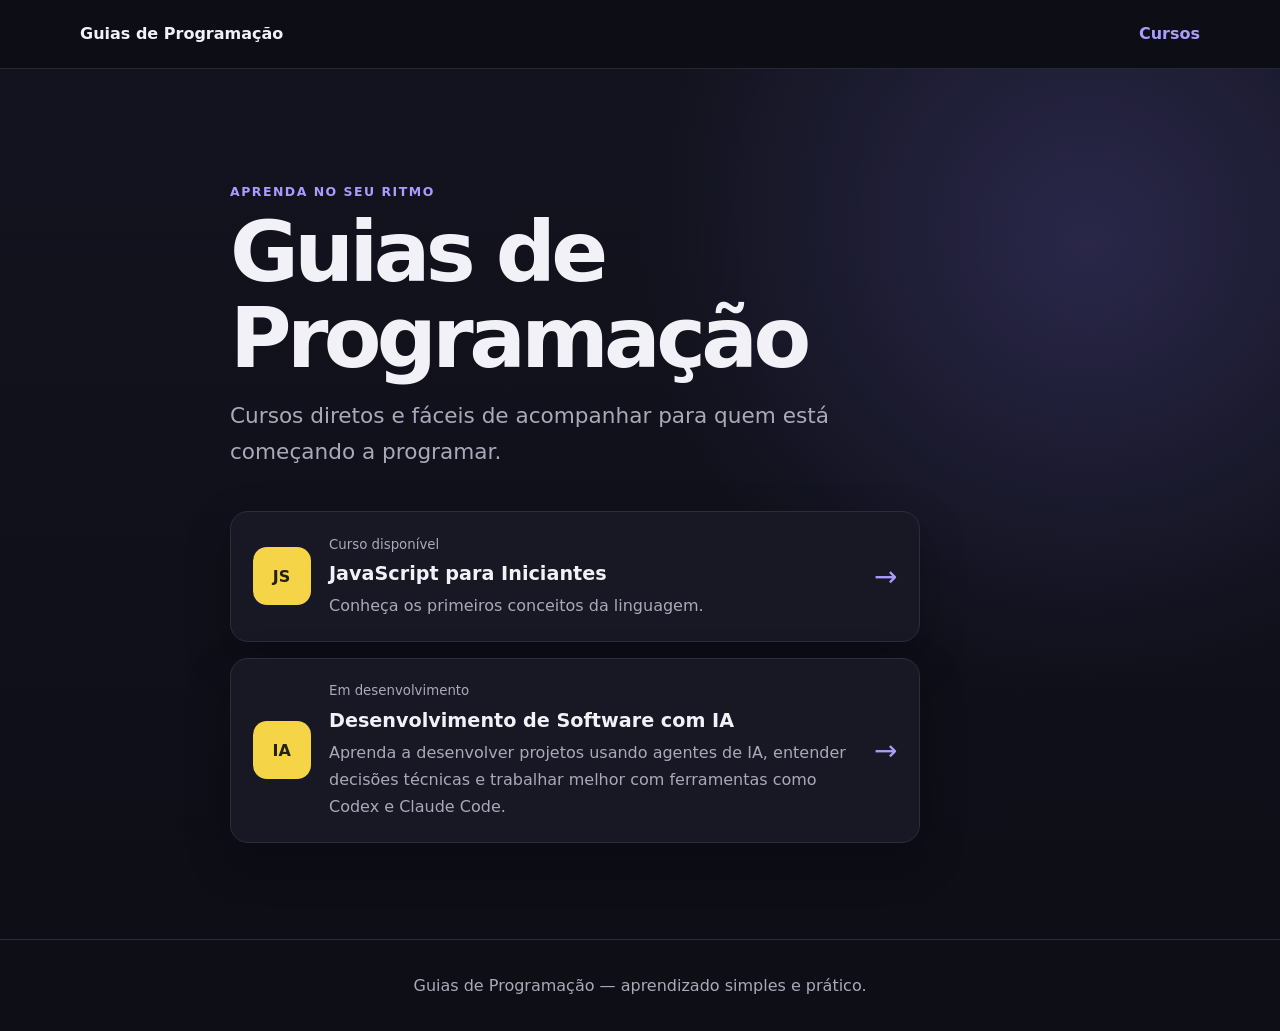
<file: index.html>
<!DOCTYPE html>
<html lang="pt-BR">
  <head>
    <meta charset="UTF-8" />
    <meta name="viewport" content="width=device-width, initial-scale=1.0" />
    <meta
      name="description"
      content="Guias de Programação: cursos simples e práticos para aprender programação."
    />
    <title>Guias de Programação</title>
    <link rel="stylesheet" href="styles.css" />
  </head>
  <body>
    <header class="site-header">
      <div class="container header-content">
        <a class="brand" href="#inicio">Guias de Programação</a>
        <nav aria-label="Navegação principal">
          <a href="#cursos">Cursos</a>
        </nav>
      </div>
    </header>

    <main>
      <section class="hero" id="inicio">
        <div class="container hero-content">
          <p class="eyebrow">Aprenda no seu ritmo</p>
          <h1>Guias de Programação</h1>
          <p class="hero-description">
            Cursos diretos e fáceis de acompanhar para quem está começando a
            programar.
          </p>

          <div class="course-cards" id="cursos" aria-label="Cursos">
            <a
              class="course-card"
              href="cursos/javascript-iniciante/"
              aria-label="Acessar o curso JavaScript para Iniciantes"
            >
              <span class="course-icon" aria-hidden="true">JS</span>
              <span>
                <small>Curso disponível</small>
                <strong>JavaScript para Iniciantes</strong>
                <span>Conheça os primeiros conceitos da linguagem.</span>
              </span>
              <span class="arrow" aria-hidden="true">→</span>
            </a>

            <a
              class="course-card"
              href="cursos/desenvolvimento-software-ia/"
              aria-label="Conhecer o curso Desenvolvimento de Software com IA"
            >
              <span class="course-icon" aria-hidden="true">IA</span>
              <span>
                <small>Em desenvolvimento</small>
                <strong>Desenvolvimento de Software com IA</strong>
                <span>
                  Aprenda a desenvolver projetos usando agentes de IA, entender
                  decisões técnicas e trabalhar melhor com ferramentas como
                  Codex e Claude Code.
                </span>
              </span>
              <span class="arrow" aria-hidden="true">→</span>
            </a>
          </div>
        </div>
      </section>
    </main>

    <footer>
      <div class="container">
        <p>Guias de Programação — aprendizado simples e prático.</p>
      </div>
    </footer>
  </body>
</html>
</file>
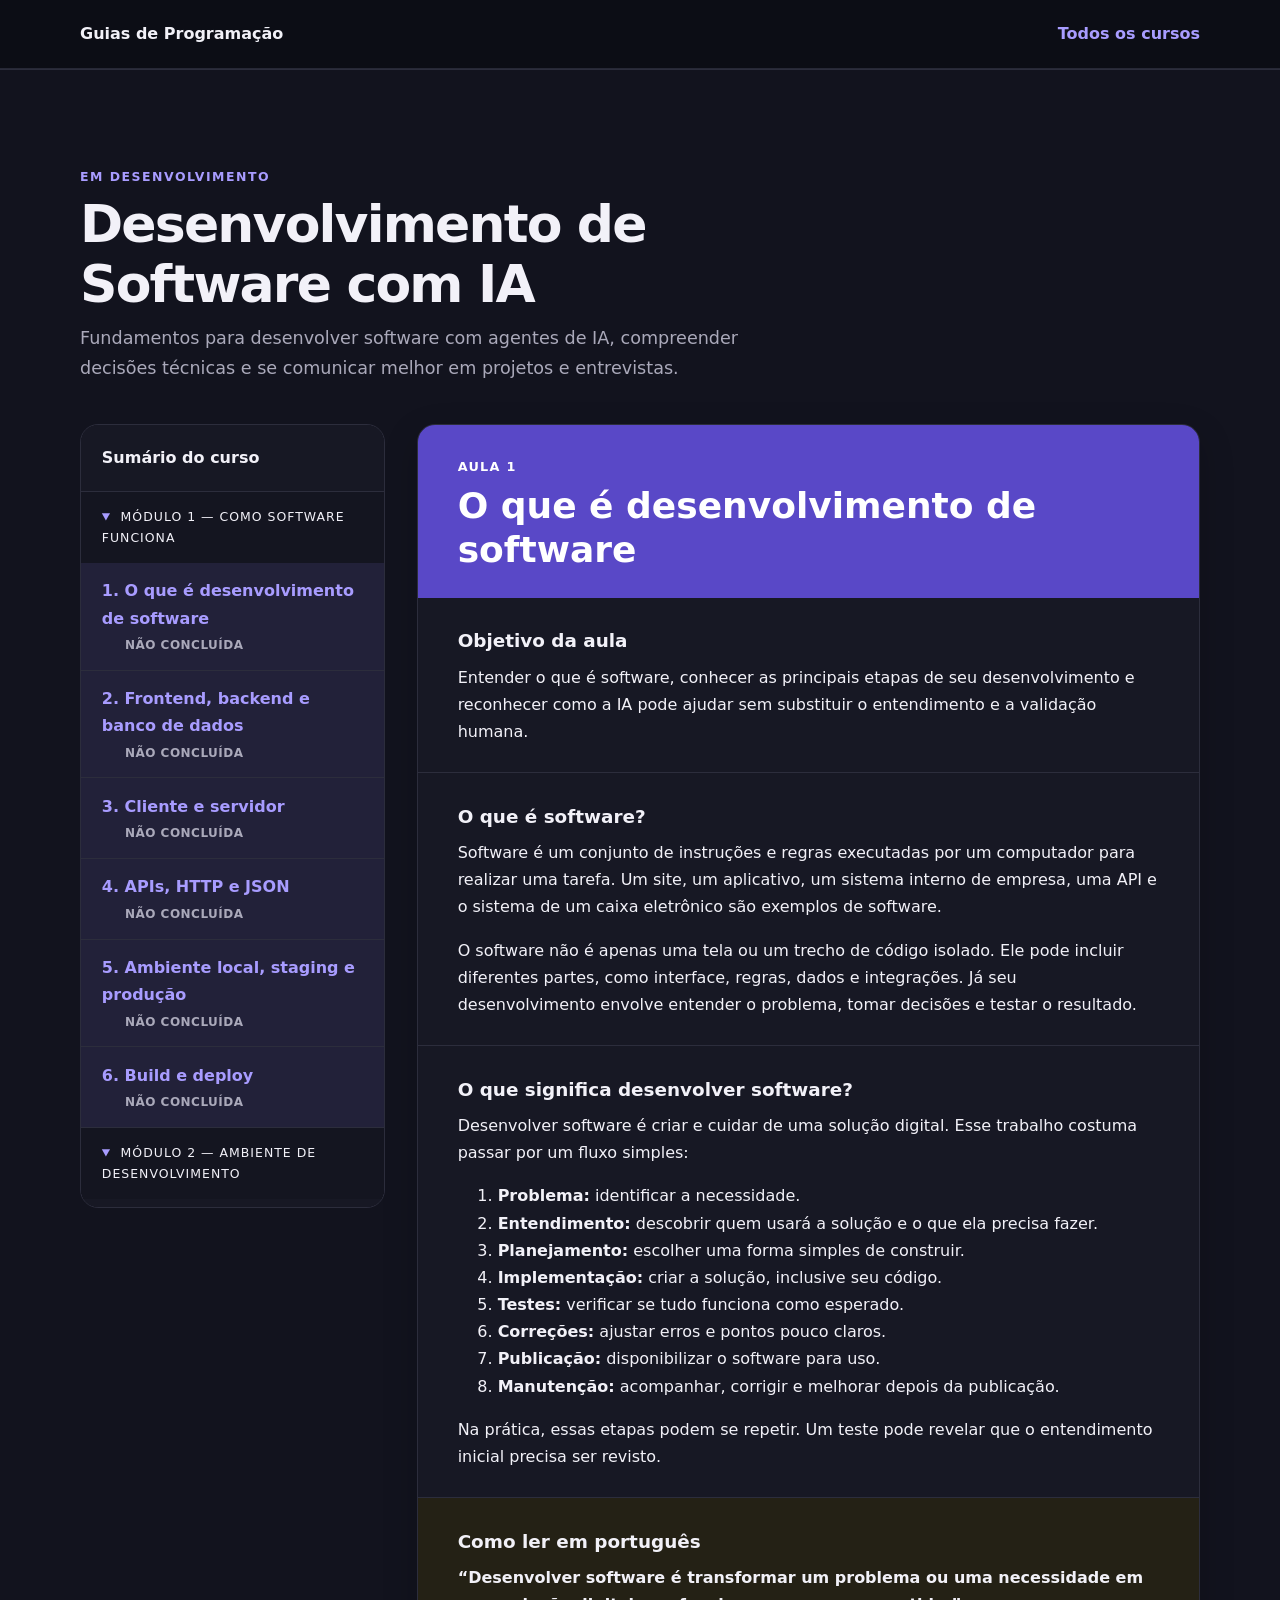
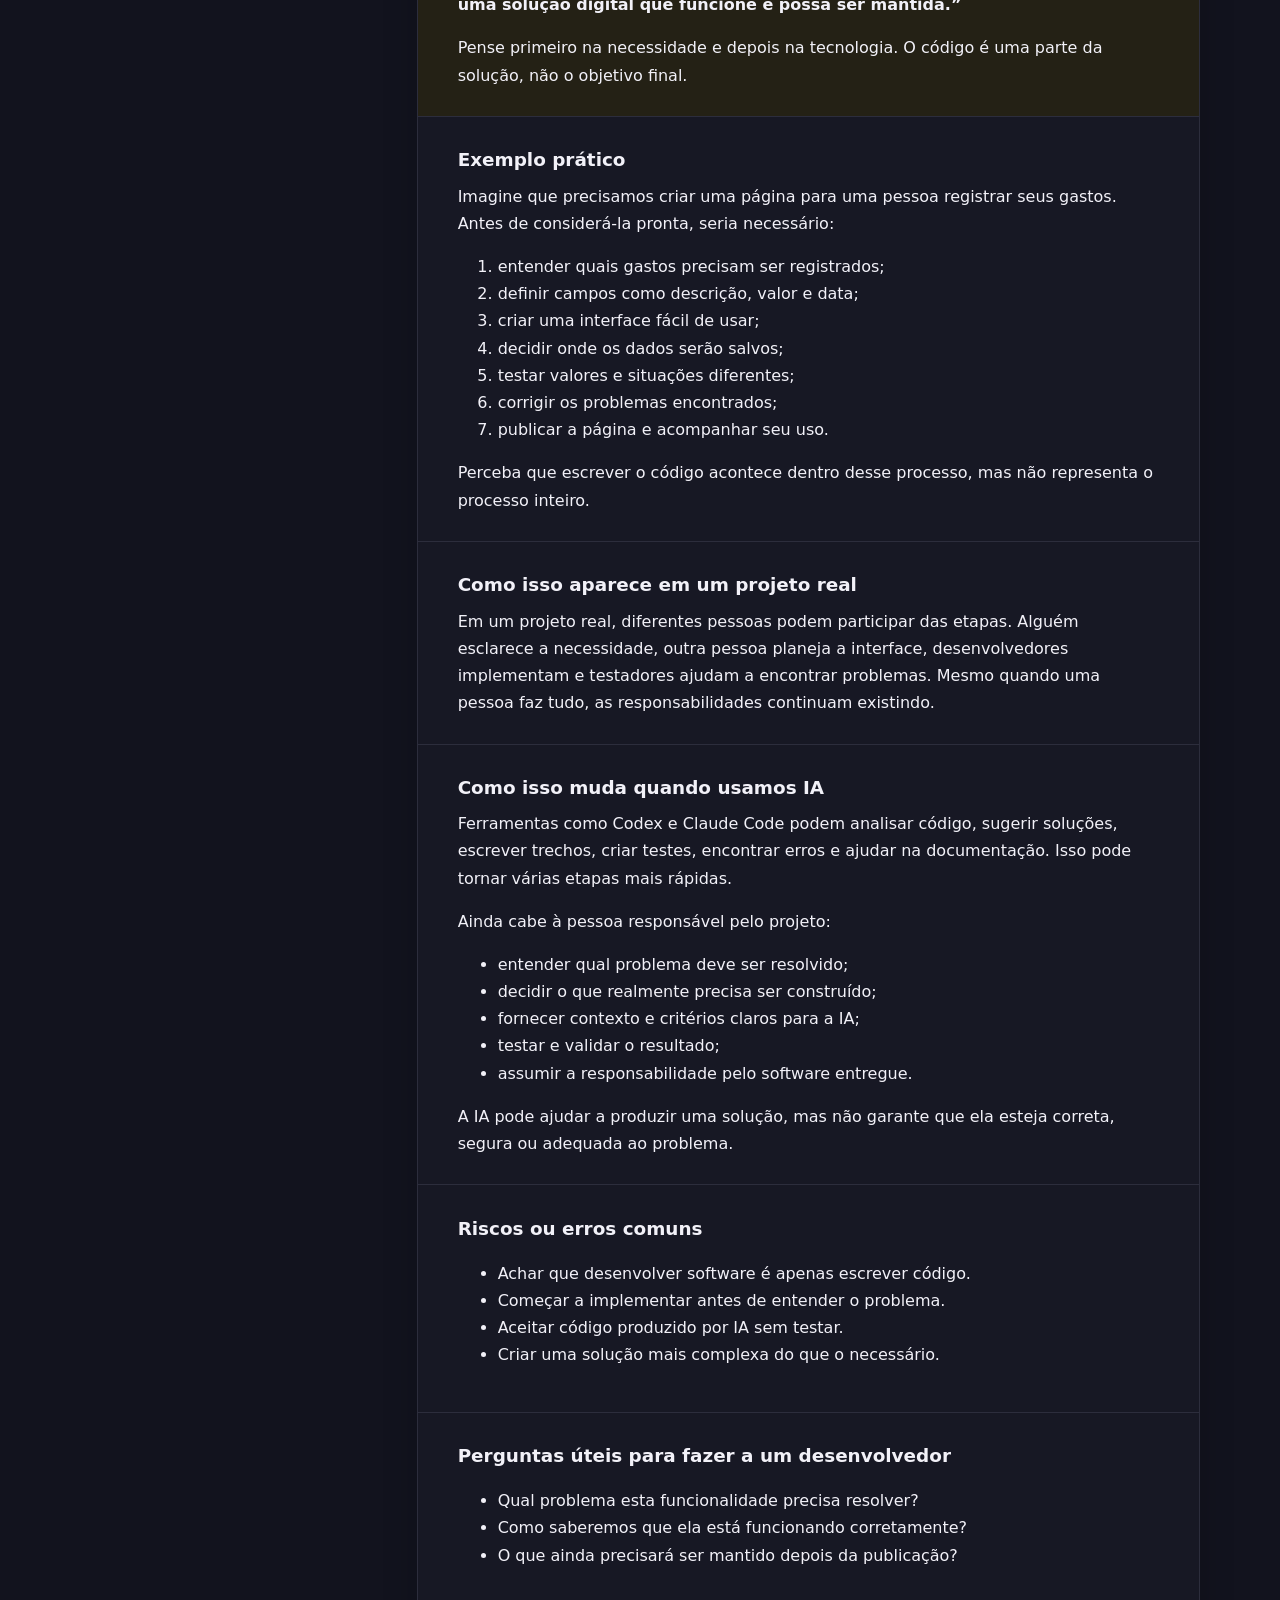
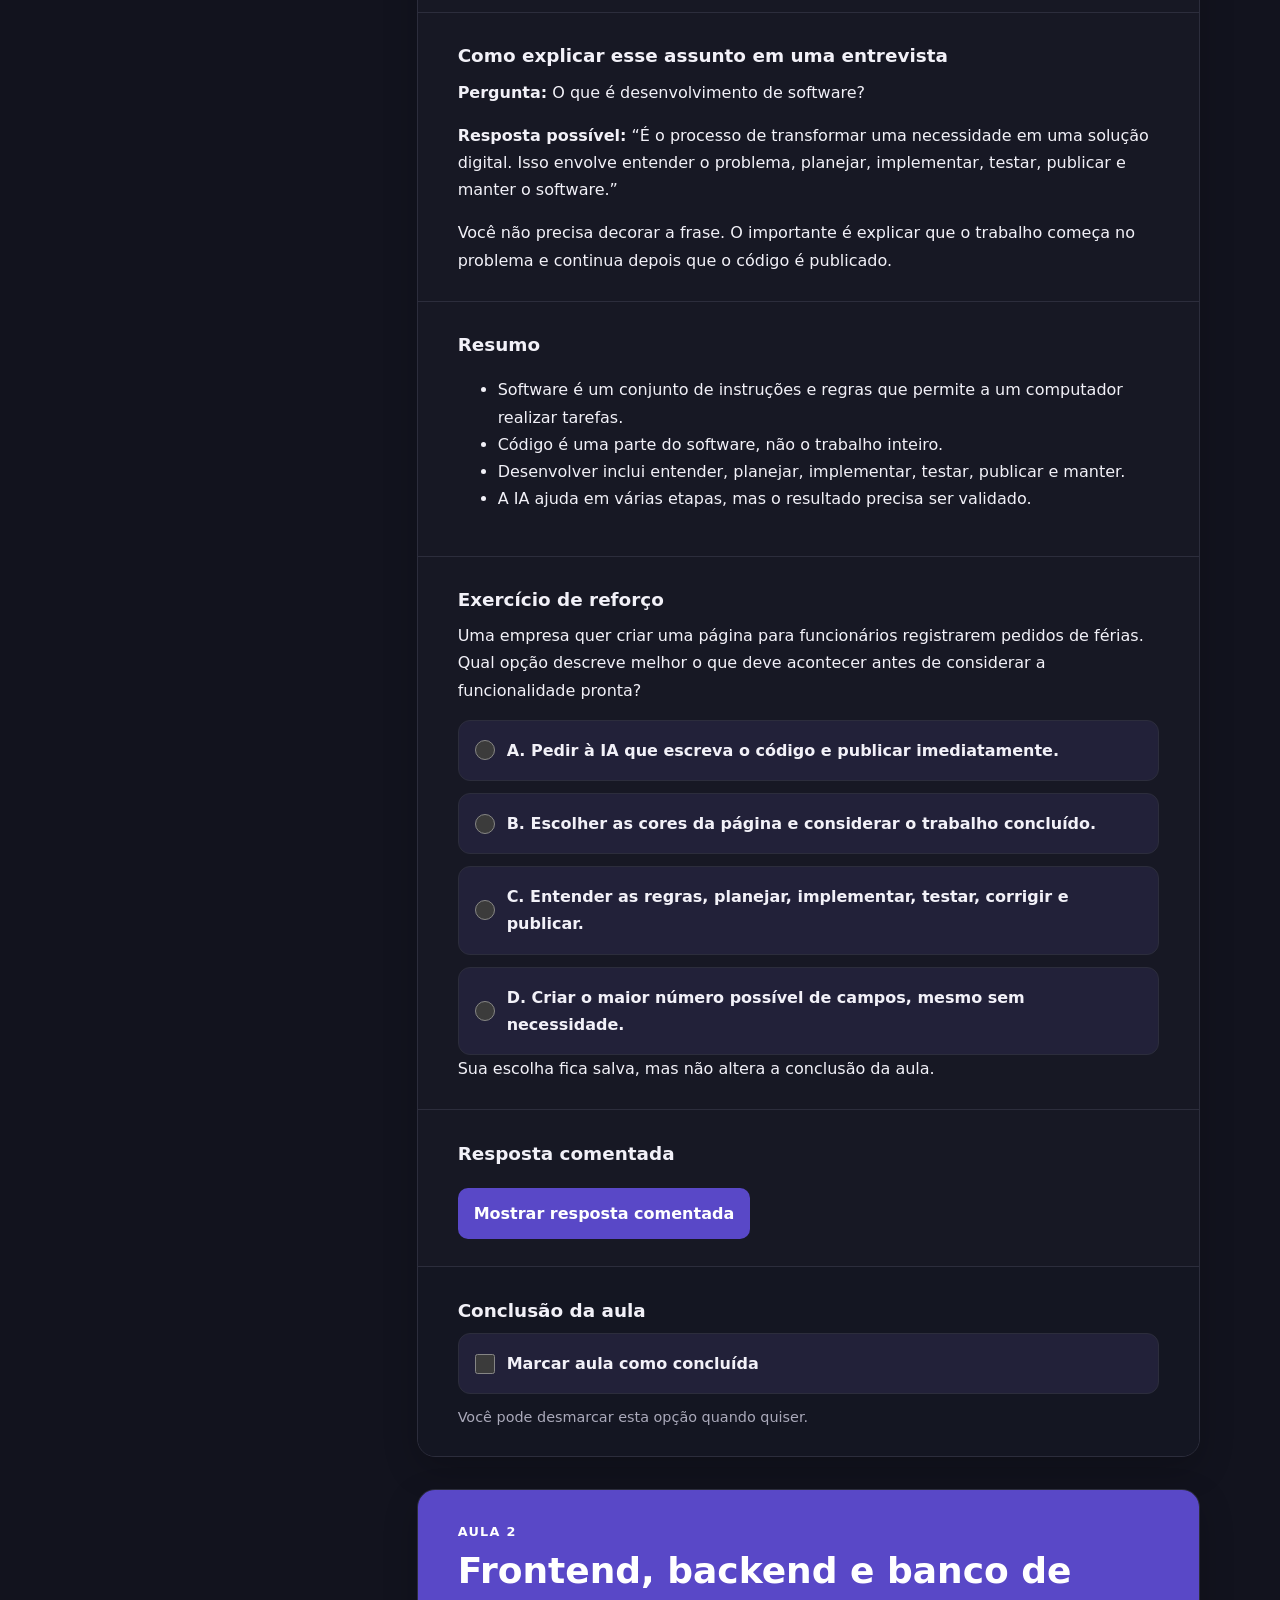
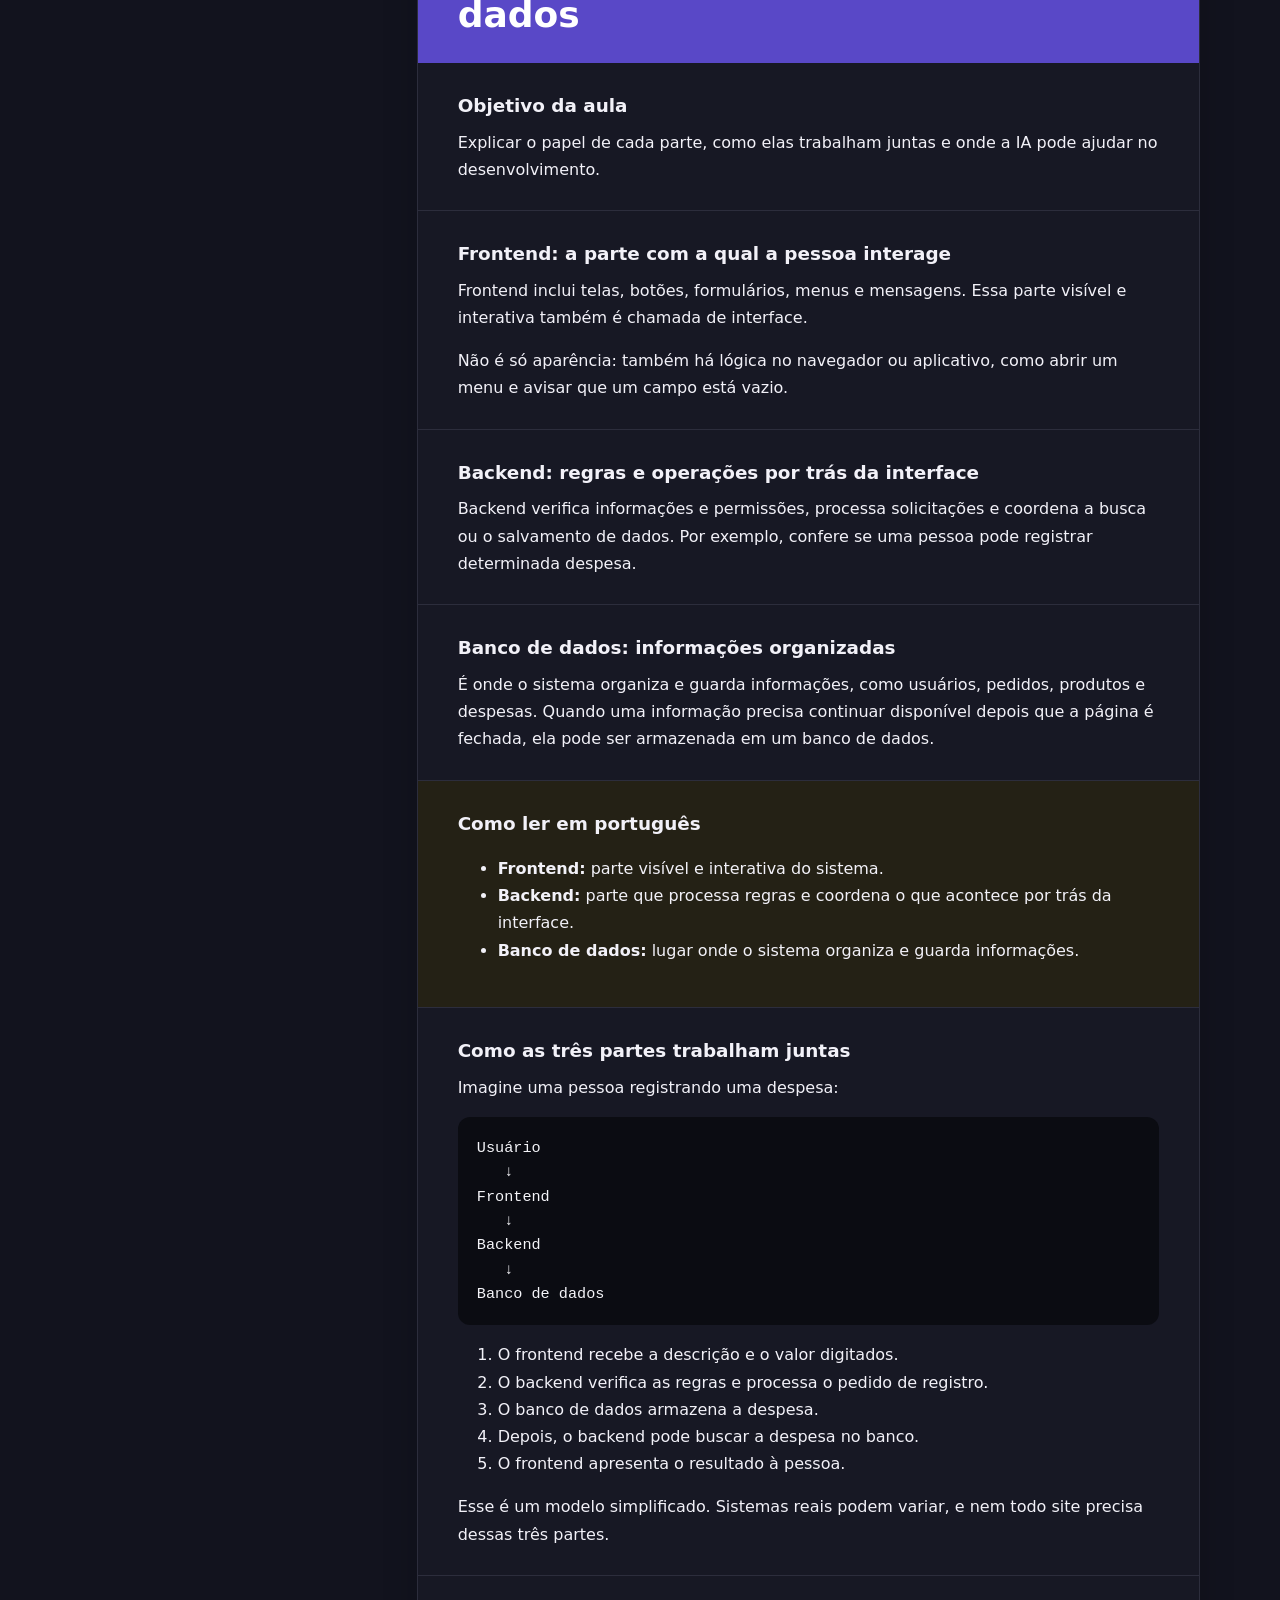
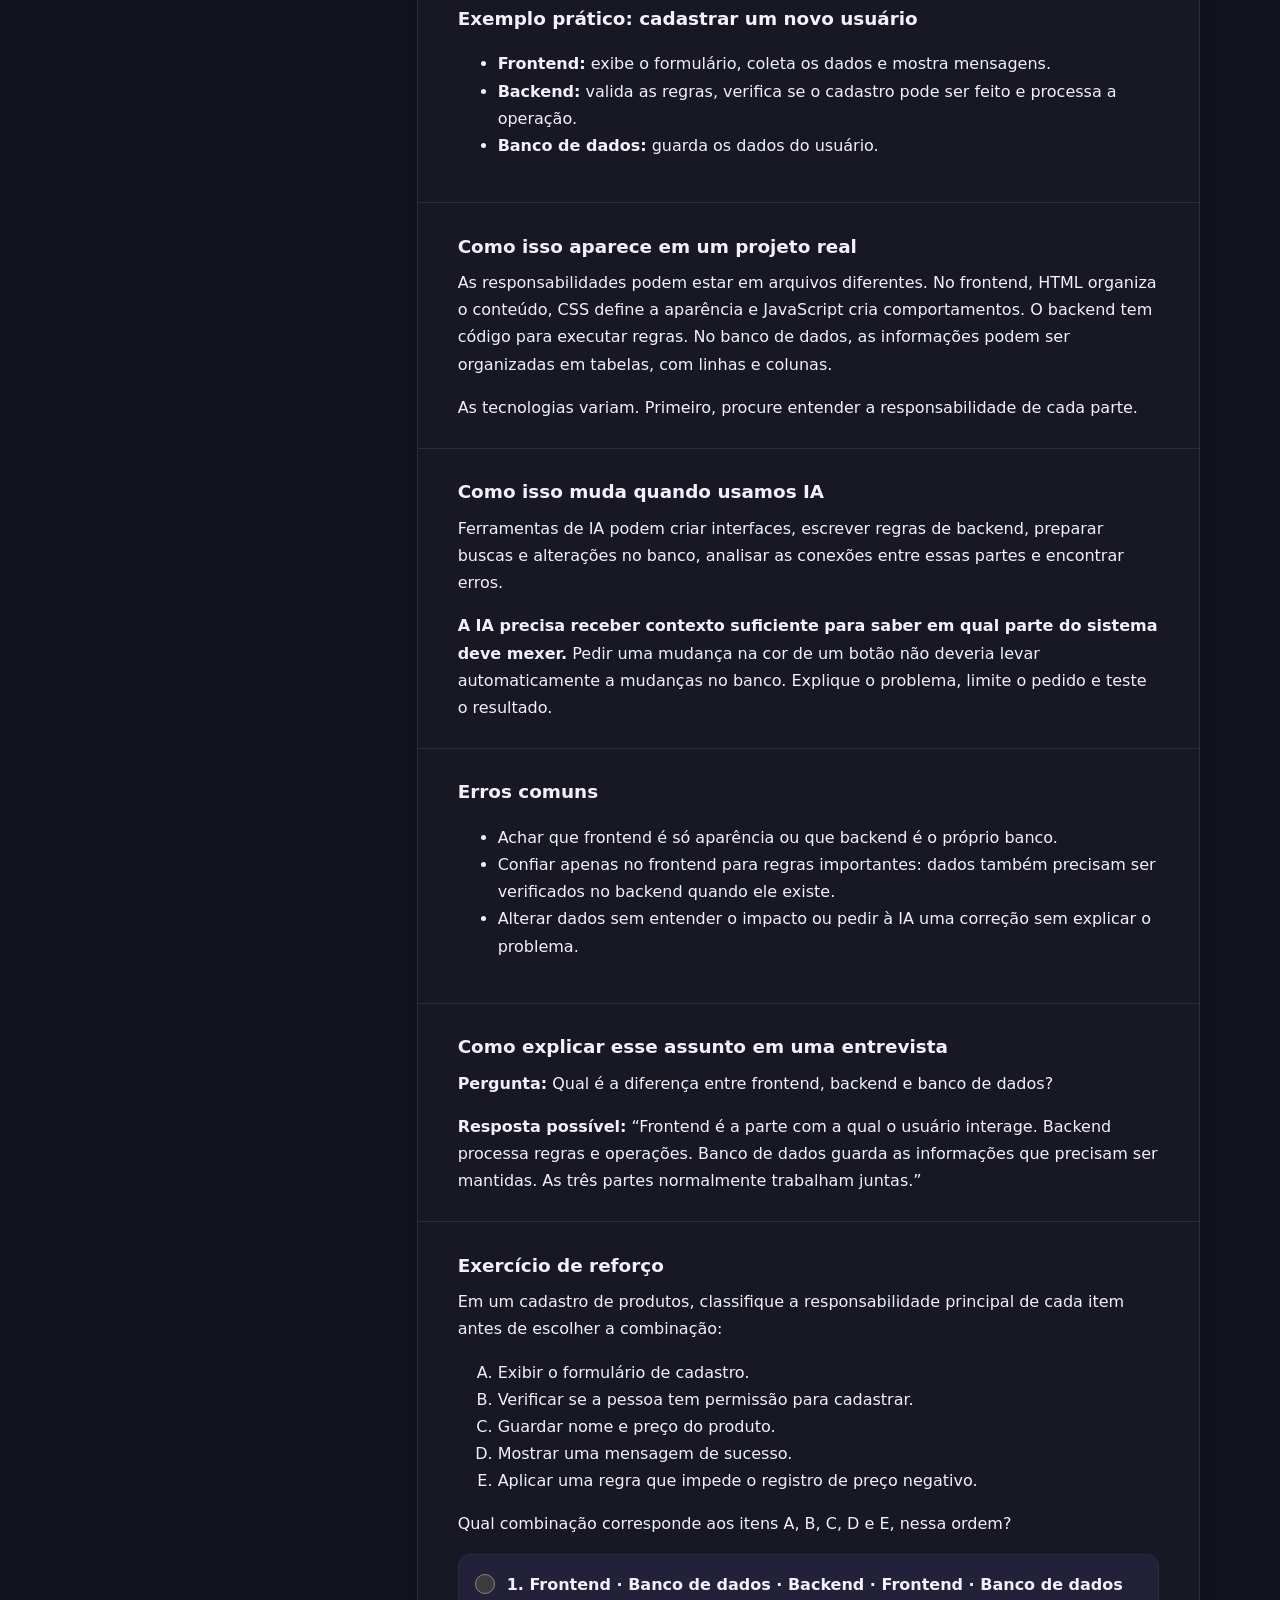
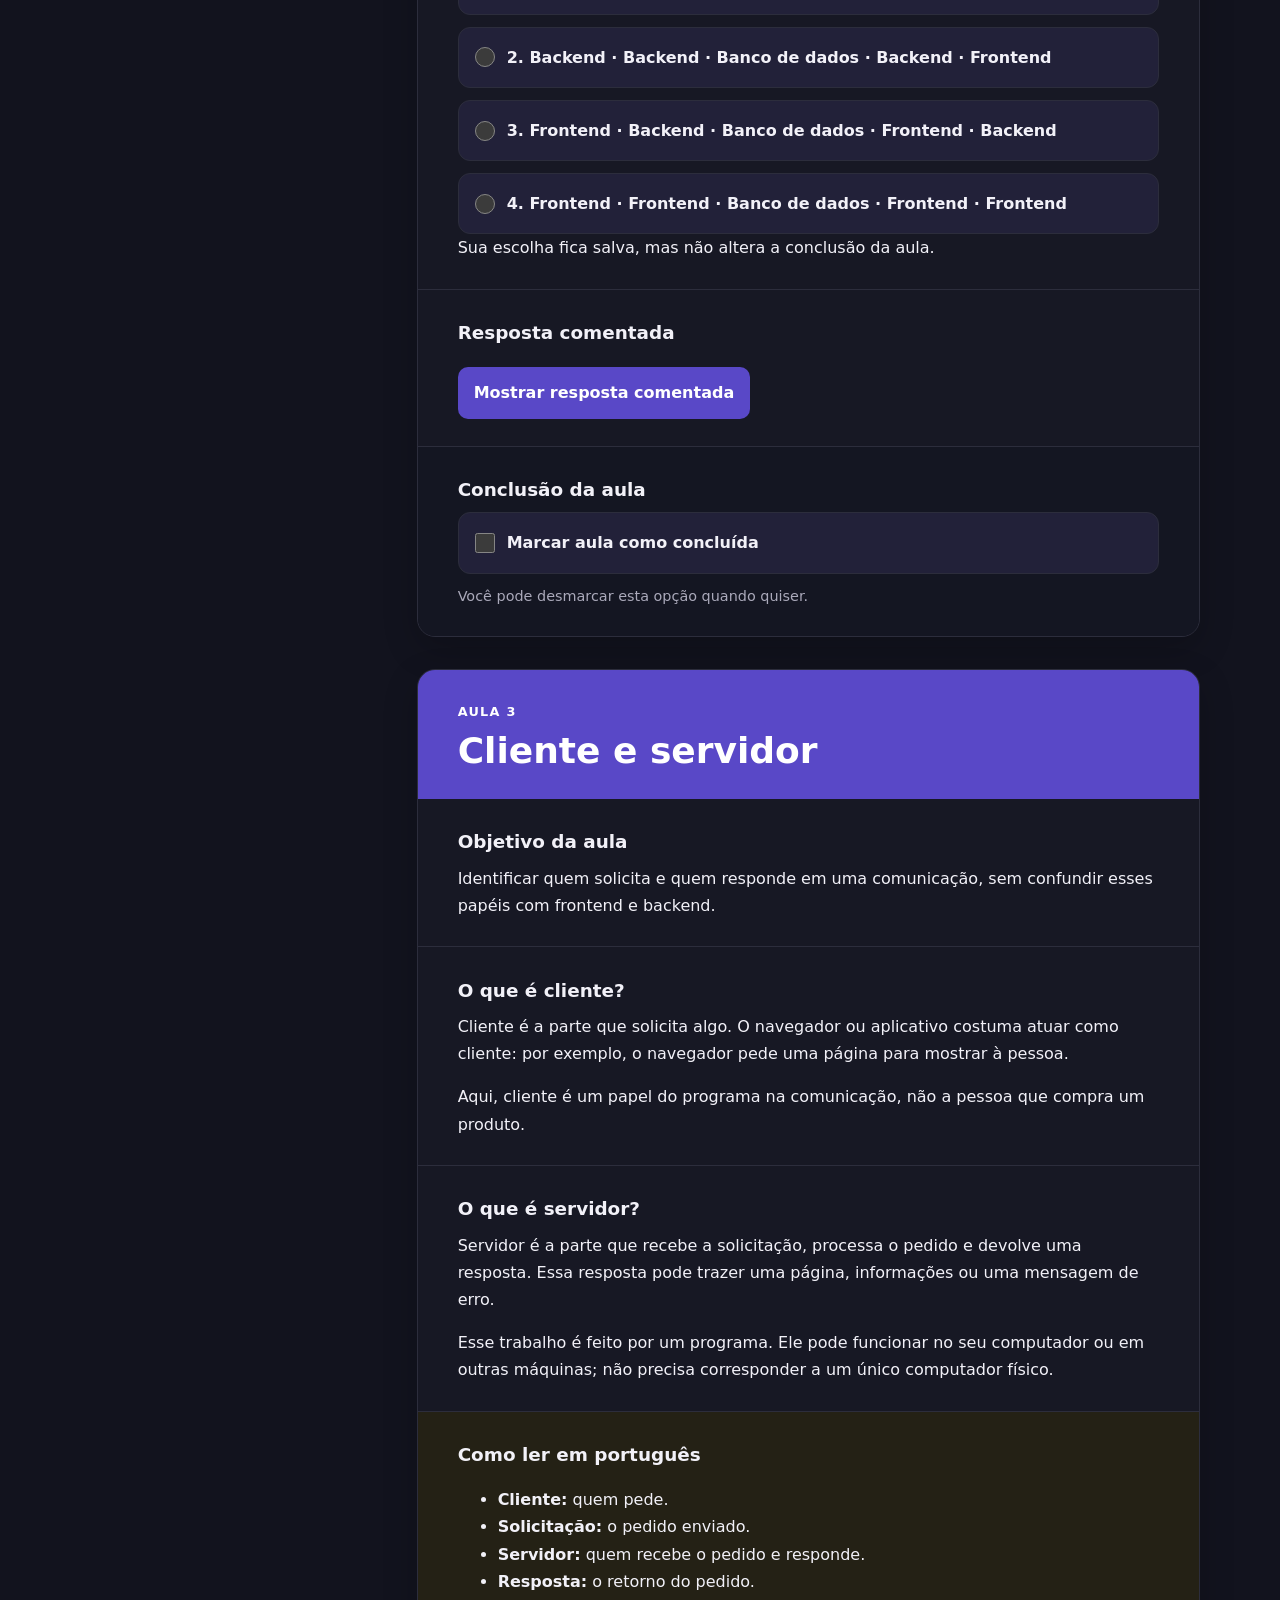
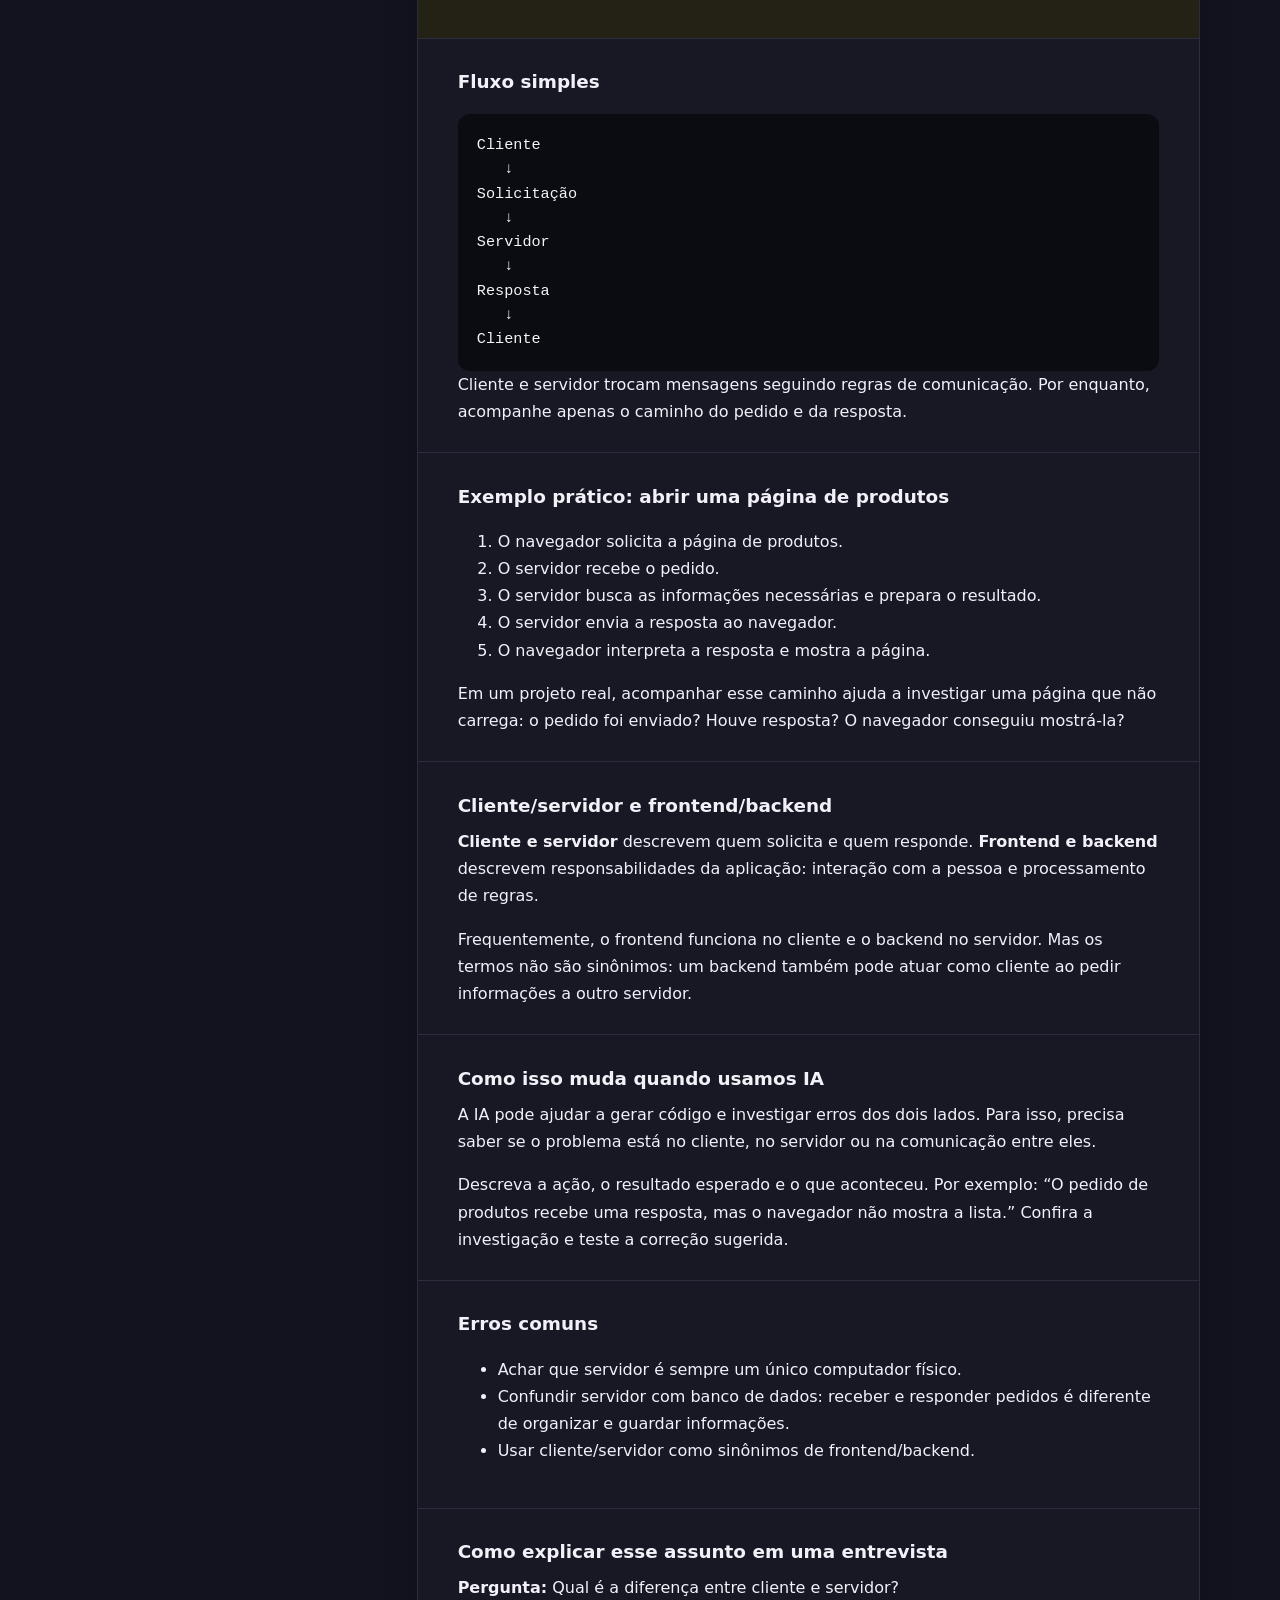
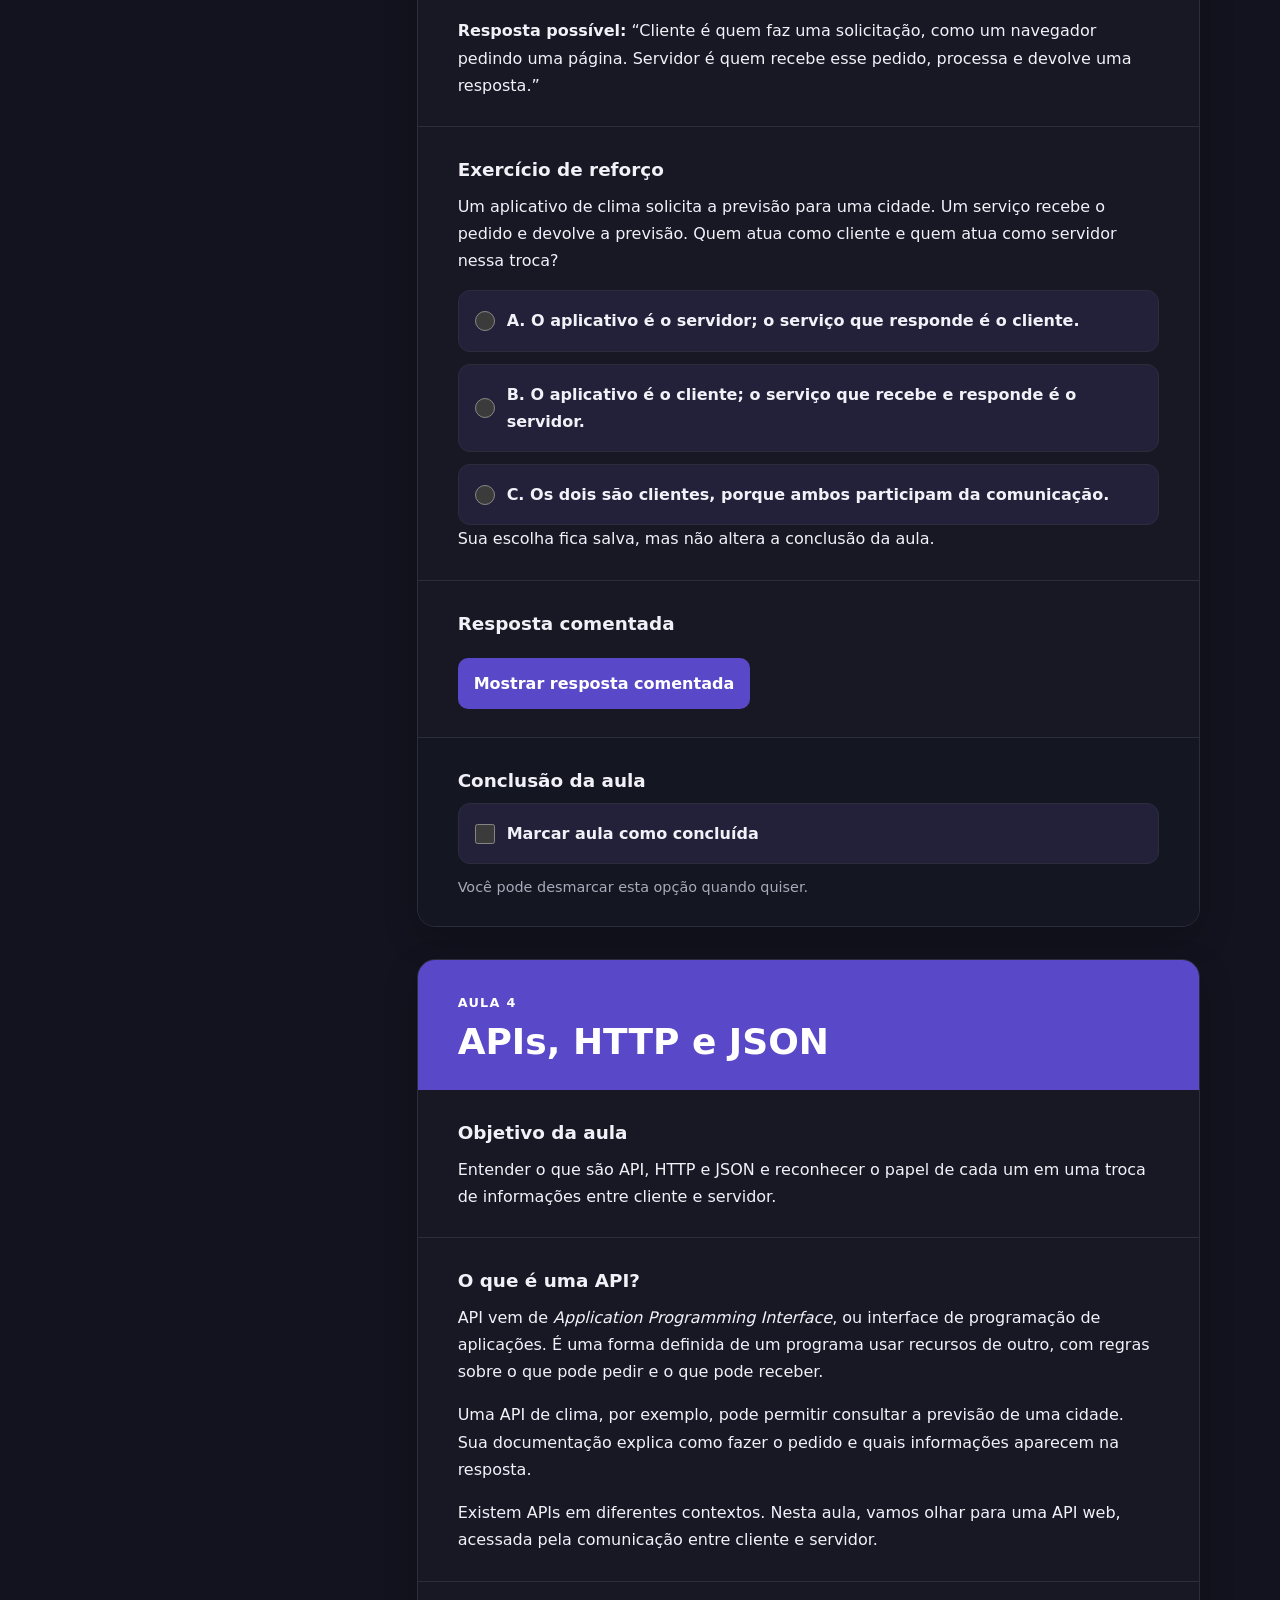
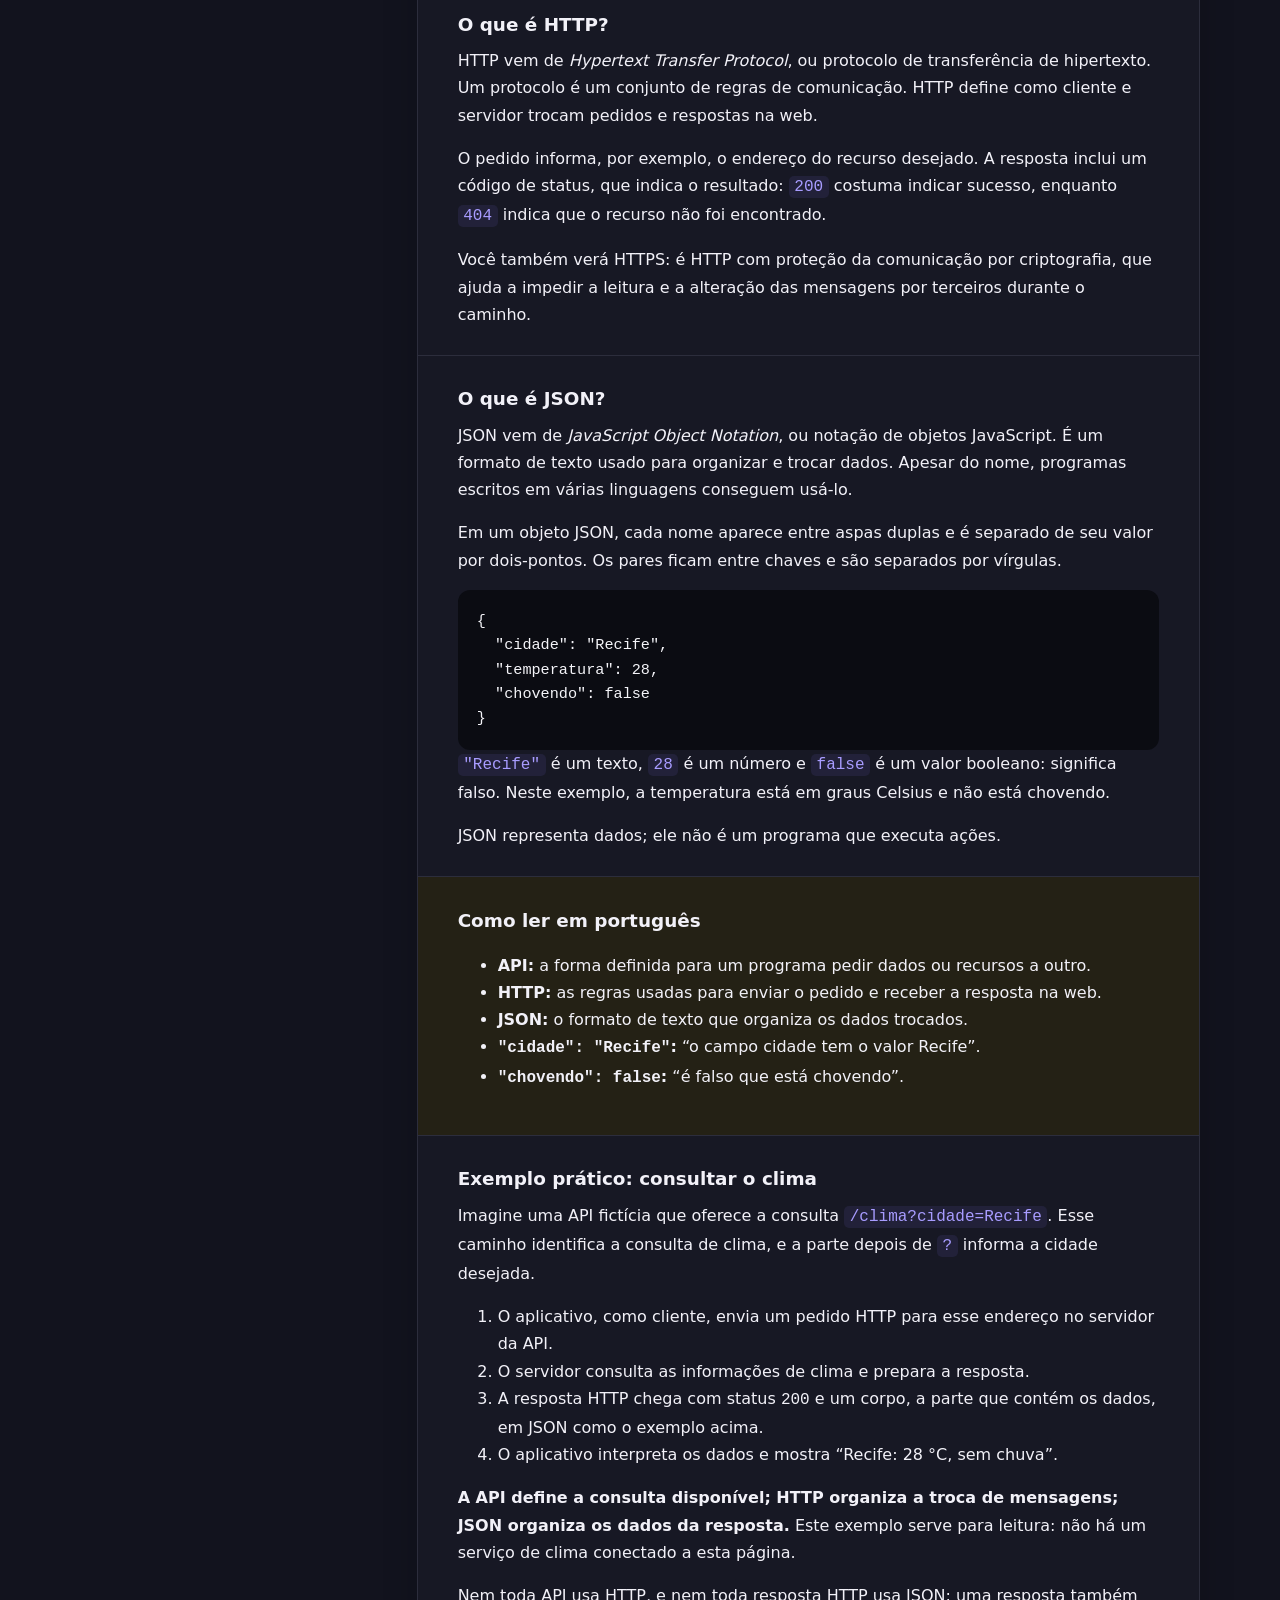
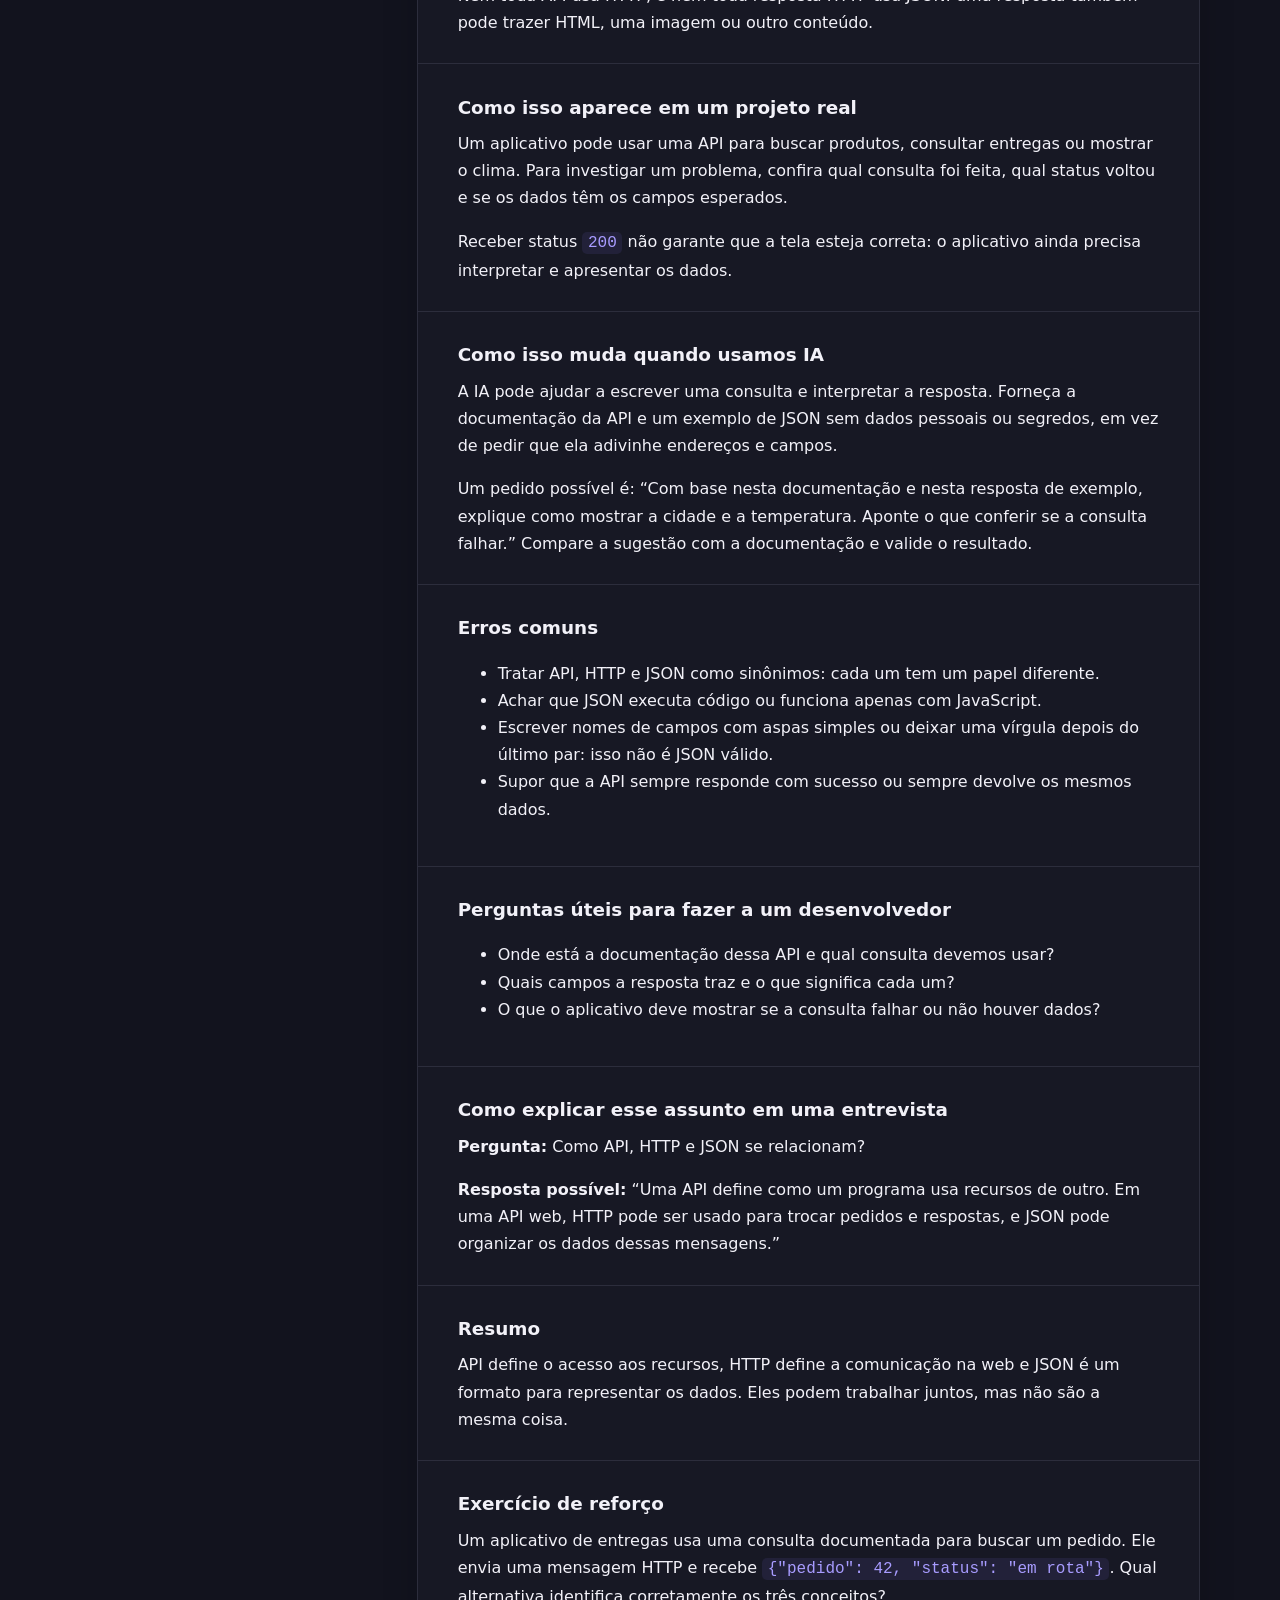
<file: cursos/desenvolvimento-software-ia/index.html>
<!DOCTYPE html>
<html lang="pt-BR">
  <head>
    <meta charset="UTF-8" />
    <meta name="viewport" content="width=device-width, initial-scale=1.0" />
    <meta name="description" content="Curso de fundamentos para desenvolver software com ferramentas e agentes de IA." />
    <title>Desenvolvimento de Software com IA — Guias de Programação</title>
    <link rel="stylesheet" href="../../styles.css" />
  </head>
  <body>
    <header class="site-header">
      <div class="container header-content">
        <a class="brand" href="../../">Guias de Programação</a>
        <nav aria-label="Navegação do curso">
          <a href="../../">Todos os cursos</a>
        </nav>
      </div>
    </header>

    <main>
      <!-- Estrutura inicial do curso de desenvolvimento com IA -->
      <section class="course-section course-section-alternate" id="curso-ia">
        <div class="container">
          <div class="section-heading">
            <p class="eyebrow">Em desenvolvimento</p>
            <h2>Desenvolvimento de Software com IA</h2>
            <p>
              Fundamentos para desenvolver software com agentes de IA,
              compreender decisões técnicas e se comunicar melhor em projetos e
              entrevistas.
            </p>
          </div>

          <div class="course-layout">
            <aside class="summary" aria-labelledby="summary-title-ia" tabindex="0">
              <h3 id="summary-title-ia">Sumário do curso</h3>

              <details class="summary-group" open>
                <summary><span>Módulo 1 — Como software funciona</span></summary>
                <ol>
                  <li
                    class="current"
                    data-course-id="desenvolvimento-software-ia"
                    data-lesson-id="aula-1"
                  >
                    <a href="#aula-1">O que é desenvolvimento de software</a>
                    <span class="lesson-status">Não concluída</span>
                  </li>
                  <li
                    class="current"
                    data-course-id="desenvolvimento-software-ia"
                    data-lesson-id="aula-2"
                  >
                    <a href="#aula-2">Frontend, backend e banco de dados</a>
                    <span class="lesson-status">Não concluída</span>
                  </li>
                  <li
                    class="current"
                    data-course-id="desenvolvimento-software-ia"
                    data-lesson-id="aula-3"
                  >
                    <a href="#aula-3">Cliente e servidor</a>
                    <span class="lesson-status">Não concluída</span>
                  </li>
                  <li
                    class="current"
                    data-course-id="desenvolvimento-software-ia"
                    data-lesson-id="aula-4"
                  >
                    <a href="#aula-4">APIs, HTTP e JSON</a>
                    <span class="lesson-status">Não concluída</span>
                  </li>
                  <li
                    class="current"
                    data-course-id="desenvolvimento-software-ia"
                    data-lesson-id="aula-5"
                  >
                    <a href="#aula-5">Ambiente local, staging e produção</a>
                    <span class="lesson-status">Não concluída</span>
                  </li>
                  <li
                    class="current"
                    data-course-id="desenvolvimento-software-ia"
                    data-lesson-id="aula-6"
                  >
                    <a href="#aula-6">Build e deploy</a>
                    <span class="lesson-status">Não concluída</span>
                  </li>
                </ol>
              </details>

              <details class="summary-group" open>
                <summary><span>Módulo 2 — Ambiente de desenvolvimento</span></summary>
                <ol>
                  <li class="future">Editor de código e terminal</li>
                  <li class="future">Arquivos e pastas de um projeto</li>
                  <li class="future">Dependências e pacotes</li>
                  <li class="future">npm e scripts</li>
                  <li class="future">Variáveis de ambiente</li>
                  <li class="future">Como ler um projeto que você não criou</li>
                </ol>
              </details>

              <details class="summary-group" open>
                <summary><span>Módulo 3 — Git e colaboração</span></summary>
                <ol>
                  <li class="future">Repositórios</li>
                  <li class="future">Commit e histórico</li>
                  <li class="future">Branches</li>
                  <li class="future">Diff</li>
                  <li class="future">Merge e conflitos</li>
                  <li class="future">Pull Request</li>
                  <li class="future">Tags, versões e rollback</li>
                  <li class="future">Git trabalhando com agentes de IA</li>
                </ol>
              </details>

              <details class="summary-group" open>
                <summary><span>Módulo 4 — Qualidade de software</span></summary>
                <ol>
                  <li class="future">Bugs e regressões</li>
                  <li class="future">Critérios de aceite</li>
                  <li class="future">Testes manuais e automatizados</li>
                  <li class="future">Testes unitários, integração e end-to-end</li>
                  <li class="future">Lint e validações</li>
                  <li class="future">Code review</li>
                  <li class="future">Como validar código produzido por IA</li>
                </ol>
              </details>

              <details class="summary-group" open>
                <summary><span>Módulo 5 — Segurança</span></summary>
                <ol>
                  <li class="future">Senhas, tokens e API keys</li>
                  <li class="future"><code>.env</code></li>
                  <li class="future">Permissões</li>
                  <li class="future">Dados de produção</li>
                  <li class="future">Comandos destrutivos</li>
                  <li class="future">Princípio do menor privilégio</li>
                  <li class="future">Segurança ao dar autonomia para agentes</li>
                </ol>
              </details>

              <details class="summary-group" open>
                <summary><span>Módulo 6 — Fundamentos de arquitetura</span></summary>
                <ol>
                  <li class="future">O que é arquitetura de software</li>
                  <li class="future">Componentes e camadas</li>
                  <li class="future">Separação de responsabilidades</li>
                  <li class="future">Dependências e acoplamento</li>
                  <li class="future">Monólitos e serviços</li>
                  <li class="future">Escalabilidade</li>
                  <li class="future">Cache, filas e eventos: visão introdutória</li>
                </ol>
              </details>

              <details class="summary-group" open>
                <summary><span>Módulo 7 — Desenvolvimento com IA</span></summary>
                <ol>
                  <li class="future">Como usar IA no desenvolvimento</li>
                  <li class="future">O que a IA consegue e não consegue fazer</li>
                  <li class="future">Desenvolver sem dominar uma linguagem de programação</li>
                  <li class="future">Prompts para desenvolvimento</li>
                  <li class="future">Contexto e documentação</li>
                  <li class="future"><code>AGENTS.md</code> e arquivos de instruções</li>
                  <li class="future">Engenharia de contexto</li>
                </ol>
              </details>

              <details class="summary-group" open>
                <summary><span>Módulo 8 — Agentes de IA</span></summary>
                <ol>
                  <li class="future">O que é um agente</li>
                  <li class="future">Diferença entre LLM e agente</li>
                  <li class="future">Agent loop</li>
                  <li class="future">Tools: ferramentas usadas pelo agente</li>
                  <li class="future">Agent harness</li>
                  <li class="future">Subagentes</li>
                  <li class="future">Um agente ou vários agentes</li>
                  <li class="future">Orquestração</li>
                </ol>
              </details>

              <details class="summary-group" open>
                <summary><span>Módulo 9 — Skills e MCP</span></summary>
                <ol>
                  <li class="future">O que são skills</li>
                  <li class="future">Quando criar uma skill</li>
                  <li class="future">O que é MCP</li>
                  <li class="future">Cliente e servidor MCP</li>
                  <li class="future">Tools e recursos via MCP</li>
                  <li class="future">Diferença entre skills e MCP</li>
                </ol>
              </details>

              <details class="summary-group" open>
                <summary><span>Módulo 10 — Aplicações que usam IA</span></summary>
                <ol>
                  <li class="future">O que é um LLM</li>
                  <li class="future">Context window e tokens</li>
                  <li class="future">Embeddings: visão introdutória</li>
                  <li class="future">RAG</li>
                  <li class="future">Bases de conhecimento</li>
                  <li class="future">Quando uma aplicação realmente precisa de IA</li>
                </ol>
              </details>

              <details class="summary-group" open>
                <summary><span>Módulo 11 — Engenharia de agentes</span></summary>
                <ol>
                  <li class="future">Observabilidade</li>
                  <li class="future">Tracing</li>
                  <li class="future">Evals</li>
                  <li class="future">Custos e consumo de tokens</li>
                  <li class="future">Confiabilidade</li>
                  <li class="future">Limites de autonomia</li>
                  <li class="future">Como avaliar se um agente está funcionando bem</li>
                </ol>
              </details>

              <details class="summary-group" open>
                <summary><span>Módulo 12 — Workflow profissional com IA</span></summary>
                <ol>
                  <li class="future">Entender o problema</li>
                  <li class="future">Definir requisitos</li>
                  <li class="future">Planejar</li>
                  <li class="future">Implementar</li>
                  <li class="future">Testar</li>
                  <li class="future">Revisar</li>
                  <li class="future">Documentar</li>
                  <li class="future">Versionar</li>
                  <li class="future">Fazer deploy</li>
                  <li class="future">Quando pedir intervenção humana</li>
                </ol>
              </details>

              <details class="summary-group" open>
                <summary><span>Módulo 13 — Tomada de decisões técnicas</span></summary>
                <ol>
                  <li class="future">Criar ou reutilizar</li>
                  <li class="future">Solução simples ou solução robusta</li>
                  <li class="future">Automatizar ou manter manual</li>
                  <li class="future">Biblioteca ou código próprio</li>
                  <li class="future">Um agente ou múltiplos agentes</li>
                  <li class="future">Como avaliar benefícios, problemas, riscos e esforço</li>
                </ol>
              </details>

              <details class="summary-group" open>
                <summary><span>Módulo 14 — Projeto prático</span></summary>
                <ol>
                  <li class="future">Criar uma aplicação pequena do zero</li>
                  <li class="future">Organizar o projeto para trabalhar com IA</li>
                  <li class="future">Usar agente para implementação</li>
                  <li class="future">Criar testes</li>
                  <li class="future">Revisar alterações</li>
                  <li class="future">Documentar decisões</li>
                  <li class="future">Versionar e publicar</li>
                </ol>
              </details>

              <details class="summary-group" open>
                <summary><span>Módulo 15 — Preparação profissional</span></summary>
                <ol>
                  <li class="future">Como explicar decisões técnicas</li>
                  <li class="future">Como conversar com desenvolvedores</li>
                  <li class="future">Como responder perguntas técnicas em entrevistas</li>
                  <li class="future">Como admitir que não sabe algo sem perder credibilidade</li>
                  <li class="future">Exercícios com perguntas de entrevistas técnicas</li>
                </ol>
              </details>
            </aside>

            <div class="lessons">
              <article class="lesson" id="aula-1">
                <header class="lesson-header">
                  <span>Aula 1</span>
                  <h3>O que é desenvolvimento de software</h3>
                </header>

                <section>
                  <h4>Objetivo da aula</h4>
                  <p>
                    Entender o que é software, conhecer as principais etapas de
                    seu desenvolvimento e reconhecer como a IA pode ajudar sem
                    substituir o entendimento e a validação humana.
                  </p>
                </section>

                <section>
                  <h4>O que é software?</h4>
                  <p>
                    Software é um conjunto de instruções e regras executadas por
                    um computador para realizar uma tarefa. Um site, um
                    aplicativo, um sistema interno de empresa, uma API e o
                    sistema de um caixa eletrônico são exemplos de software.
                  </p>
                  <p>
                    O software não é apenas uma tela ou um trecho de código
                    isolado. Ele pode incluir diferentes partes, como interface,
                    regras, dados e integrações. Já seu desenvolvimento envolve
                    entender o problema, tomar decisões e testar o resultado.
                  </p>
                </section>

                <section>
                  <h4>O que significa desenvolver software?</h4>
                  <p>
                    Desenvolver software é criar e cuidar de uma solução digital.
                    Esse trabalho costuma passar por um fluxo simples:
                  </p>
                  <ol>
                    <li><strong>Problema:</strong> identificar a necessidade.</li>
                    <li><strong>Entendimento:</strong> descobrir quem usará a solução e o que ela precisa fazer.</li>
                    <li><strong>Planejamento:</strong> escolher uma forma simples de construir.</li>
                    <li><strong>Implementação:</strong> criar a solução, inclusive seu código.</li>
                    <li><strong>Testes:</strong> verificar se tudo funciona como esperado.</li>
                    <li><strong>Correções:</strong> ajustar erros e pontos pouco claros.</li>
                    <li><strong>Publicação:</strong> disponibilizar o software para uso.</li>
                    <li><strong>Manutenção:</strong> acompanhar, corrigir e melhorar depois da publicação.</li>
                  </ol>
                  <p>
                    Na prática, essas etapas podem se repetir. Um teste pode
                    revelar que o entendimento inicial precisa ser revisto.
                  </p>
                </section>

                <section class="pronunciation">
                  <h4>Como ler em português</h4>
                  <p>
                    <strong>
                      “Desenvolver software é transformar um problema ou uma
                      necessidade em uma solução digital que funcione e possa
                      ser mantida.”
                    </strong>
                  </p>
                  <p>
                    Pense primeiro na necessidade e depois na tecnologia. O
                    código é uma parte da solução, não o objetivo final.
                  </p>
                </section>

                <section>
                  <h4>Exemplo prático</h4>
                  <p>
                    Imagine que precisamos criar uma página para uma pessoa
                    registrar seus gastos. Antes de considerá-la pronta, seria
                    necessário:
                  </p>
                  <ol>
                    <li>entender quais gastos precisam ser registrados;</li>
                    <li>definir campos como descrição, valor e data;</li>
                    <li>criar uma interface fácil de usar;</li>
                    <li>decidir onde os dados serão salvos;</li>
                    <li>testar valores e situações diferentes;</li>
                    <li>corrigir os problemas encontrados;</li>
                    <li>publicar a página e acompanhar seu uso.</li>
                  </ol>
                  <p>
                    Perceba que escrever o código acontece dentro desse processo,
                    mas não representa o processo inteiro.
                  </p>
                </section>

                <section>
                  <h4>Como isso aparece em um projeto real</h4>
                  <p>
                    Em um projeto real, diferentes pessoas podem participar das
                    etapas. Alguém esclarece a necessidade, outra pessoa planeja
                    a interface, desenvolvedores implementam e testadores ajudam
                    a encontrar problemas. Mesmo quando uma pessoa faz tudo, as
                    responsabilidades continuam existindo.
                  </p>
                </section>

                <section>
                  <h4>Como isso muda quando usamos IA</h4>
                  <p>
                    Ferramentas como Codex e Claude Code podem analisar código,
                    sugerir soluções, escrever trechos, criar testes, encontrar
                    erros e ajudar na documentação. Isso pode tornar várias
                    etapas mais rápidas.
                  </p>
                  <p>Ainda cabe à pessoa responsável pelo projeto:</p>
                  <ul>
                    <li>entender qual problema deve ser resolvido;</li>
                    <li>decidir o que realmente precisa ser construído;</li>
                    <li>fornecer contexto e critérios claros para a IA;</li>
                    <li>testar e validar o resultado;</li>
                    <li>assumir a responsabilidade pelo software entregue.</li>
                  </ul>
                  <p>
                    A IA pode ajudar a produzir uma solução, mas não garante que
                    ela esteja correta, segura ou adequada ao problema.
                  </p>
                </section>

                <section>
                  <h4>Riscos ou erros comuns</h4>
                  <ul>
                    <li>Achar que desenvolver software é apenas escrever código.</li>
                    <li>Começar a implementar antes de entender o problema.</li>
                    <li>Aceitar código produzido por IA sem testar.</li>
                    <li>Criar uma solução mais complexa do que o necessário.</li>
                  </ul>
                </section>

                <section>
                  <h4>Perguntas úteis para fazer a um desenvolvedor</h4>
                  <ul>
                    <li>Qual problema esta funcionalidade precisa resolver?</li>
                    <li>Como saberemos que ela está funcionando corretamente?</li>
                    <li>O que ainda precisará ser mantido depois da publicação?</li>
                  </ul>
                </section>

                <section>
                  <h4>Como explicar esse assunto em uma entrevista</h4>
                  <p><strong>Pergunta:</strong> O que é desenvolvimento de software?</p>
                  <p>
                    <strong>Resposta possível:</strong> “É o processo de
                    transformar uma necessidade em uma solução digital. Isso
                    envolve entender o problema, planejar, implementar, testar,
                    publicar e manter o software.”
                  </p>
                  <p>
                    Você não precisa decorar a frase. O importante é explicar
                    que o trabalho começa no problema e continua depois que o
                    código é publicado.
                  </p>
                </section>

                <section>
                  <h4>Resumo</h4>
                  <ul>
                    <li>
                      Software é um conjunto de instruções e regras que permite
                      a um computador realizar tarefas.
                    </li>
                    <li>Código é uma parte do software, não o trabalho inteiro.</li>
                    <li>Desenvolver inclui entender, planejar, implementar, testar, publicar e manter.</li>
                    <li>A IA ajuda em várias etapas, mas o resultado precisa ser validado.</li>
                  </ul>
                </section>

                <section>
                  <h4>Exercício de reforço</h4>
                  <p>
                    Uma empresa quer criar uma página para funcionários
                    registrarem pedidos de férias. Qual opção descreve melhor o
                    que deve acontecer antes de considerar a funcionalidade
                    pronta?
                  </p>
                  <div class="exercise-options">
                    <label
                      class="completion-control"
                      for="exercise-ia-aula-1-option-a"
                    >
                      <input
                        class="exercise-answer-input"
                        id="exercise-ia-aula-1-option-a"
                        name="exercise-ia-aula-1"
                        type="radio"
                        value="a"
                        data-course-id="desenvolvimento-software-ia"
                        data-exercise-id="aula-1-exercicio"
                      />
                      <span><strong>A.</strong> Pedir à IA que escreva o código e publicar imediatamente.</span>
                    </label>
                    <label
                      class="completion-control"
                      for="exercise-ia-aula-1-option-b"
                    >
                      <input
                        class="exercise-answer-input"
                        id="exercise-ia-aula-1-option-b"
                        name="exercise-ia-aula-1"
                        type="radio"
                        value="b"
                        data-course-id="desenvolvimento-software-ia"
                        data-exercise-id="aula-1-exercicio"
                      />
                      <span><strong>B.</strong> Escolher as cores da página e considerar o trabalho concluído.</span>
                    </label>
                    <label
                      class="completion-control"
                      for="exercise-ia-aula-1-option-c"
                    >
                      <input
                        class="exercise-answer-input"
                        id="exercise-ia-aula-1-option-c"
                        name="exercise-ia-aula-1"
                        type="radio"
                        value="c"
                        data-course-id="desenvolvimento-software-ia"
                        data-exercise-id="aula-1-exercicio"
                      />
                      <span><strong>C.</strong> Entender as regras, planejar, implementar, testar, corrigir e publicar.</span>
                    </label>
                    <label
                      class="completion-control"
                      for="exercise-ia-aula-1-option-d"
                    >
                      <input
                        class="exercise-answer-input"
                        id="exercise-ia-aula-1-option-d"
                        name="exercise-ia-aula-1"
                        type="radio"
                        value="d"
                        data-course-id="desenvolvimento-software-ia"
                        data-exercise-id="aula-1-exercicio"
                      />
                      <span><strong>D.</strong> Criar o maior número possível de campos, mesmo sem necessidade.</span>
                    </label>
                  </div>
                  <p>
                    Sua escolha fica salva, mas não altera a conclusão da aula.
                  </p>
                </section>

                <section>
                  <h4>Resposta comentada</h4>
                  <button
                    class="answer-toggle"
                    type="button"
                    aria-expanded="false"
                    aria-controls="exercise-answer-ia-1"
                  >
                    Mostrar resposta comentada
                  </button>

                  <div class="answer" id="exercise-answer-ia-1" hidden>
                    <p><strong>A resposta correta é a opção C.</strong></p>
                    <p>
                      Primeiro é preciso entender regras como antecedência,
                      aprovação e datas permitidas. Depois, a equipe pode planejar
                      os campos e o fluxo, implementar, testar situações reais,
                      corrigir problemas e só então publicar.
                    </p>
                    <p>
                      A IA pode ajudar no planejamento, no código e nos testes,
                      mas não deve decidir sozinha as regras da empresa nem
                      substituir a validação do resultado.
                    </p>
                  </div>
                </section>

                <section class="lesson-completion">
                  <h4>Conclusão da aula</h4>
                  <label class="completion-control" for="completion-ia-aula-1">
                    <input
                      class="lesson-completion-input"
                      id="completion-ia-aula-1"
                      type="checkbox"
                      data-course-id="desenvolvimento-software-ia"
                      data-lesson-id="aula-1"
                    />
                    <span class="completion-label-text">Marcar aula como concluída</span>
                  </label>
                  <p>Você pode desmarcar esta opção quando quiser.</p>
                </section>
              </article>
              <article class="lesson" id="aula-2">
                <header class="lesson-header">
                  <span>Aula 2</span>
                  <h3>Frontend, backend e banco de dados</h3>
                </header>

                <section>
                  <h4>Objetivo da aula</h4>
                  <p>Explicar o papel de cada parte, como elas trabalham juntas e onde a IA pode ajudar no desenvolvimento.</p>
                </section>

                <section>
                  <h4>Frontend: a parte com a qual a pessoa interage</h4>
                  <p>Frontend inclui telas, botões, formulários, menus e mensagens. Essa parte visível e interativa também é chamada de interface.</p>
                  <p>Não é só aparência: também há lógica no navegador ou aplicativo, como abrir um menu e avisar que um campo está vazio.</p>
                </section>

                <section>
                  <h4>Backend: regras e operações por trás da interface</h4>
                  <p>Backend verifica informações e permissões, processa solicitações e coordena a busca ou o salvamento de dados. Por exemplo, confere se uma pessoa pode registrar determinada despesa.</p>
                </section>

                <section>
                  <h4>Banco de dados: informações organizadas</h4>
                  <p>É onde o sistema organiza e guarda informações, como usuários, pedidos, produtos e despesas. Quando uma informação precisa continuar disponível depois que a página é fechada, ela pode ser armazenada em um banco de dados.</p>
                </section>

                <section class="pronunciation">
                  <h4>Como ler em português</h4>
                  <ul>
                    <li><strong>Frontend:</strong> parte visível e interativa do sistema.</li>
                    <li><strong>Backend:</strong> parte que processa regras e coordena o que acontece por trás da interface.</li>
                    <li><strong>Banco de dados:</strong> lugar onde o sistema organiza e guarda informações.</li>
                  </ul>
                </section>

                <section>
                  <h4>Como as três partes trabalham juntas</h4>
                  <p>Imagine uma pessoa registrando uma despesa:</p>
                  <pre><code>Usuário
   ↓
Frontend
   ↓
Backend
   ↓
Banco de dados</code></pre>
                  <ol>
                    <li>O frontend recebe a descrição e o valor digitados.</li>
                    <li>O backend verifica as regras e processa o pedido de registro.</li>
                    <li>O banco de dados armazena a despesa.</li>
                    <li>Depois, o backend pode buscar a despesa no banco.</li>
                    <li>O frontend apresenta o resultado à pessoa.</li>
                  </ol>
                  <p>Esse é um modelo simplificado. Sistemas reais podem variar, e nem todo site precisa dessas três partes.</p>
                </section>

                <section>
                  <h4>Exemplo prático: cadastrar um novo usuário</h4>
                  <ul>
                    <li><strong>Frontend:</strong> exibe o formulário, coleta os dados e mostra mensagens.</li>
                    <li><strong>Backend:</strong> valida as regras, verifica se o cadastro pode ser feito e processa a operação.</li>
                    <li><strong>Banco de dados:</strong> guarda os dados do usuário.</li>
                  </ul>
                </section>

                <section>
                  <h4>Como isso aparece em um projeto real</h4>
                  <p>As responsabilidades podem estar em arquivos diferentes. No frontend, HTML organiza o conteúdo, CSS define a aparência e JavaScript cria comportamentos. O backend tem código para executar regras. No banco de dados, as informações podem ser organizadas em tabelas, com linhas e colunas.</p>
                  <p>As tecnologias variam. Primeiro, procure entender a responsabilidade de cada parte.</p>
                </section>

                <section>
                  <h4>Como isso muda quando usamos IA</h4>
                  <p>Ferramentas de IA podem criar interfaces, escrever regras de backend, preparar buscas e alterações no banco, analisar as conexões entre essas partes e encontrar erros.</p>
                  <p><strong>A IA precisa receber contexto suficiente para saber em qual parte do sistema deve mexer.</strong> Pedir uma mudança na cor de um botão não deveria levar automaticamente a mudanças no banco. Explique o problema, limite o pedido e teste o resultado.</p>
                </section>

                <section>
                  <h4>Erros comuns</h4>
                  <ul>
                    <li>Achar que frontend é só aparência ou que backend é o próprio banco.</li>
                    <li>Confiar apenas no frontend para regras importantes: dados também precisam ser verificados no backend quando ele existe.</li>
                    <li>Alterar dados sem entender o impacto ou pedir à IA uma correção sem explicar o problema.</li>
                  </ul>
                </section>

                <section>
                  <h4>Como explicar esse assunto em uma entrevista</h4>
                  <p><strong>Pergunta:</strong> Qual é a diferença entre frontend, backend e banco de dados?</p>
                  <p><strong>Resposta possível:</strong> “Frontend é a parte com a qual o usuário interage. Backend processa regras e operações. Banco de dados guarda as informações que precisam ser mantidas. As três partes normalmente trabalham juntas.”</p>
                </section>

                <section>
                  <h4>Exercício de reforço</h4>
                  <p>Em um cadastro de produtos, classifique a responsabilidade principal de cada item antes de escolher a combinação:</p>
                  <ol type="A">
                    <li>Exibir o formulário de cadastro.</li>
                    <li>Verificar se a pessoa tem permissão para cadastrar.</li>
                    <li>Guardar nome e preço do produto.</li>
                    <li>Mostrar uma mensagem de sucesso.</li>
                    <li>Aplicar uma regra que impede o registro de preço negativo.</li>
                  </ol>
                  <p>Qual combinação corresponde aos itens A, B, C, D e E, nessa ordem?</p>
                  <div class="exercise-options">
                    <label class="completion-control" for="exercise-ia-aula-2-option-a">
                      <input
                        class="exercise-answer-input"
                        id="exercise-ia-aula-2-option-a"
                        name="exercise-ia-aula-2"
                        type="radio"
                        value="a"
                        data-course-id="desenvolvimento-software-ia"
                        data-exercise-id="aula-2-exercicio"
                      />
                      <span><strong>1.</strong> Frontend · Banco de dados · Backend · Frontend · Banco de dados</span>
                    </label>
                    <label class="completion-control" for="exercise-ia-aula-2-option-b">
                      <input
                        class="exercise-answer-input"
                        id="exercise-ia-aula-2-option-b"
                        name="exercise-ia-aula-2"
                        type="radio"
                        value="b"
                        data-course-id="desenvolvimento-software-ia"
                        data-exercise-id="aula-2-exercicio"
                      />
                      <span><strong>2.</strong> Backend · Backend · Banco de dados · Backend · Frontend</span>
                    </label>
                    <label class="completion-control" for="exercise-ia-aula-2-option-c">
                      <input
                        class="exercise-answer-input"
                        id="exercise-ia-aula-2-option-c"
                        name="exercise-ia-aula-2"
                        type="radio"
                        value="c"
                        data-course-id="desenvolvimento-software-ia"
                        data-exercise-id="aula-2-exercicio"
                      />
                      <span><strong>3.</strong> Frontend · Backend · Banco de dados · Frontend · Backend</span>
                    </label>
                    <label class="completion-control" for="exercise-ia-aula-2-option-d">
                      <input
                        class="exercise-answer-input"
                        id="exercise-ia-aula-2-option-d"
                        name="exercise-ia-aula-2"
                        type="radio"
                        value="d"
                        data-course-id="desenvolvimento-software-ia"
                        data-exercise-id="aula-2-exercicio"
                      />
                      <span><strong>4.</strong> Frontend · Frontend · Banco de dados · Frontend · Frontend</span>
                    </label>
                  </div>
                  <p>Sua escolha fica salva, mas não altera a conclusão da aula.</p>
                </section>

                <section>
                  <h4>Resposta comentada</h4>
                  <button
                    class="answer-toggle"
                    type="button"
                    aria-expanded="false"
                    aria-controls="exercise-answer-ia-2"
                  >
                    Mostrar resposta comentada
                  </button>
                  <div class="answer" id="exercise-answer-ia-2" hidden>
                    <p><strong>A combinação correta é a opção 3.</strong></p>
                    <ul>
                      <li><strong>A e D — Frontend:</strong> o formulário e a mensagem são partes da interação com a pessoa.</li>
                      <li><strong>B e E — Backend:</strong> permissão e preço permitido são regras que precisam ser verificadas antes de aceitar o cadastro.</li>
                      <li><strong>C — Banco de dados:</strong> guardar nome e preço mantém o produto disponível para consultas posteriores.</li>
                    </ul>
                    <p>O frontend também pode avisar sobre um preço negativo, mas esse aviso não substitui a verificação da regra no backend.</p>
                  </div>
                </section>

                <section class="lesson-completion">
                  <h4>Conclusão da aula</h4>
                  <label class="completion-control" for="completion-ia-aula-2">
                    <input
                      class="lesson-completion-input"
                      id="completion-ia-aula-2"
                      type="checkbox"
                      data-course-id="desenvolvimento-software-ia"
                      data-lesson-id="aula-2"
                    />
                    <span class="completion-label-text">Marcar aula como concluída</span>
                  </label>
                  <p>Você pode desmarcar esta opção quando quiser.</p>
                </section>
              </article>
              <article class="lesson" id="aula-3">
                <header class="lesson-header">
                  <span>Aula 3</span>
                  <h3>Cliente e servidor</h3>
                </header>

                <section>
                  <h4>Objetivo da aula</h4>
                  <p>Identificar quem solicita e quem responde em uma comunicação, sem confundir esses papéis com frontend e backend.</p>
                </section>

                <section>
                  <h4>O que é cliente?</h4>
                  <p>Cliente é a parte que solicita algo. O navegador ou aplicativo costuma atuar como cliente: por exemplo, o navegador pede uma página para mostrar à pessoa.</p>
                  <p>Aqui, cliente é um papel do programa na comunicação, não a pessoa que compra um produto.</p>
                </section>

                <section>
                  <h4>O que é servidor?</h4>
                  <p>Servidor é a parte que recebe a solicitação, processa o pedido e devolve uma resposta. Essa resposta pode trazer uma página, informações ou uma mensagem de erro.</p>
                  <p>Esse trabalho é feito por um programa. Ele pode funcionar no seu computador ou em outras máquinas; não precisa corresponder a um único computador físico.</p>
                </section>

                <section class="pronunciation">
                  <h4>Como ler em português</h4>
                  <ul>
                    <li><strong>Cliente:</strong> quem pede.</li>
                    <li><strong>Solicitação:</strong> o pedido enviado.</li>
                    <li><strong>Servidor:</strong> quem recebe o pedido e responde.</li>
                    <li><strong>Resposta:</strong> o retorno do pedido.</li>
                  </ul>
                </section>

                <section>
                  <h4>Fluxo simples</h4>
                  <pre><code>Cliente
   ↓
Solicitação
   ↓
Servidor
   ↓
Resposta
   ↓
Cliente</code></pre>
                  <p>Cliente e servidor trocam mensagens seguindo regras de comunicação. Por enquanto, acompanhe apenas o caminho do pedido e da resposta.</p>
                </section>

                <section>
                  <h4>Exemplo prático: abrir uma página de produtos</h4>
                  <ol>
                    <li>O navegador solicita a página de produtos.</li>
                    <li>O servidor recebe o pedido.</li>
                    <li>O servidor busca as informações necessárias e prepara o resultado.</li>
                    <li>O servidor envia a resposta ao navegador.</li>
                    <li>O navegador interpreta a resposta e mostra a página.</li>
                  </ol>
                  <p>Em um projeto real, acompanhar esse caminho ajuda a investigar uma página que não carrega: o pedido foi enviado? Houve resposta? O navegador conseguiu mostrá-la?</p>
                </section>

                <section>
                  <h4>Cliente/servidor e frontend/backend</h4>
                  <p><strong>Cliente e servidor</strong> descrevem quem solicita e quem responde. <strong>Frontend e backend</strong> descrevem responsabilidades da aplicação: interação com a pessoa e processamento de regras.</p>
                  <p>Frequentemente, o frontend funciona no cliente e o backend no servidor. Mas os termos não são sinônimos: um backend também pode atuar como cliente ao pedir informações a outro servidor.</p>
                </section>

                <section>
                  <h4>Como isso muda quando usamos IA</h4>
                  <p>A IA pode ajudar a gerar código e investigar erros dos dois lados. Para isso, precisa saber se o problema está no cliente, no servidor ou na comunicação entre eles.</p>
                  <p>Descreva a ação, o resultado esperado e o que aconteceu. Por exemplo: “O pedido de produtos recebe uma resposta, mas o navegador não mostra a lista.” Confira a investigação e teste a correção sugerida.</p>
                </section>

                <section>
                  <h4>Erros comuns</h4>
                  <ul>
                    <li>Achar que servidor é sempre um único computador físico.</li>
                    <li>Confundir servidor com banco de dados: receber e responder pedidos é diferente de organizar e guardar informações.</li>
                    <li>Usar cliente/servidor como sinônimos de frontend/backend.</li>
                  </ul>
                </section>

                <section>
                  <h4>Como explicar esse assunto em uma entrevista</h4>
                  <p><strong>Pergunta:</strong> Qual é a diferença entre cliente e servidor?</p>
                  <p><strong>Resposta possível:</strong> “Cliente é quem faz uma solicitação, como um navegador pedindo uma página. Servidor é quem recebe esse pedido, processa e devolve uma resposta.”</p>
                </section>

                <section>
                  <h4>Exercício de reforço</h4>
                  <p>Um aplicativo de clima solicita a previsão para uma cidade. Um serviço recebe o pedido e devolve a previsão. Quem atua como cliente e quem atua como servidor nessa troca?</p>
                  <div class="exercise-options">
                    <label class="completion-control" for="exercise-ia-aula-3-option-a">
                      <input
                        class="exercise-answer-input"
                        id="exercise-ia-aula-3-option-a"
                        name="exercise-ia-aula-3"
                        type="radio"
                        value="a"
                        data-course-id="desenvolvimento-software-ia"
                        data-exercise-id="aula-3-exercicio"
                      />
                      <span><strong>A.</strong> O aplicativo é o servidor; o serviço que responde é o cliente.</span>
                    </label>
                    <label class="completion-control" for="exercise-ia-aula-3-option-b">
                      <input
                        class="exercise-answer-input"
                        id="exercise-ia-aula-3-option-b"
                        name="exercise-ia-aula-3"
                        type="radio"
                        value="b"
                        data-course-id="desenvolvimento-software-ia"
                        data-exercise-id="aula-3-exercicio"
                      />
                      <span><strong>B.</strong> O aplicativo é o cliente; o serviço que recebe e responde é o servidor.</span>
                    </label>
                    <label class="completion-control" for="exercise-ia-aula-3-option-c">
                      <input
                        class="exercise-answer-input"
                        id="exercise-ia-aula-3-option-c"
                        name="exercise-ia-aula-3"
                        type="radio"
                        value="c"
                        data-course-id="desenvolvimento-software-ia"
                        data-exercise-id="aula-3-exercicio"
                      />
                      <span><strong>C.</strong> Os dois são clientes, porque ambos participam da comunicação.</span>
                    </label>
                  </div>
                  <p>Sua escolha fica salva, mas não altera a conclusão da aula.</p>
                </section>

                <section>
                  <h4>Resposta comentada</h4>
                  <button
                    class="answer-toggle"
                    type="button"
                    aria-expanded="false"
                    aria-controls="exercise-answer-ia-3"
                  >
                    Mostrar resposta comentada
                  </button>
                  <div class="answer" id="exercise-answer-ia-3" hidden>
                    <p><strong>A resposta correta é a opção B.</strong></p>
                    <p>O aplicativo atua como cliente porque faz o pedido da previsão. O serviço atua como servidor porque recebe esse pedido, processa e envia uma resposta. Os papéis são identificados pelo que cada parte faz nessa troca.</p>
                  </div>
                </section>

                <section class="lesson-completion">
                  <h4>Conclusão da aula</h4>
                  <label class="completion-control" for="completion-ia-aula-3">
                    <input
                      class="lesson-completion-input"
                      id="completion-ia-aula-3"
                      type="checkbox"
                      data-course-id="desenvolvimento-software-ia"
                      data-lesson-id="aula-3"
                    />
                    <span class="completion-label-text">Marcar aula como concluída</span>
                  </label>
                  <p>Você pode desmarcar esta opção quando quiser.</p>
                </section>
              </article>
              <article class="lesson" id="aula-4">
                <header class="lesson-header">
                  <span>Aula 4</span>
                  <h3>APIs, HTTP e JSON</h3>
                </header>

                <section>
                  <h4>Objetivo da aula</h4>
                  <p>Entender o que são API, HTTP e JSON e reconhecer o papel de cada um em uma troca de informações entre cliente e servidor.</p>
                </section>

                <section>
                  <h4>O que é uma API?</h4>
                  <p>API vem de <em>Application Programming Interface</em>, ou interface de programação de aplicações. É uma forma definida de um programa usar recursos de outro, com regras sobre o que pode pedir e o que pode receber.</p>
                  <p>Uma API de clima, por exemplo, pode permitir consultar a previsão de uma cidade. Sua documentação explica como fazer o pedido e quais informações aparecem na resposta.</p>
                  <p>Existem APIs em diferentes contextos. Nesta aula, vamos olhar para uma API web, acessada pela comunicação entre cliente e servidor.</p>
                </section>

                <section>
                  <h4>O que é HTTP?</h4>
                  <p>HTTP vem de <em>Hypertext Transfer Protocol</em>, ou protocolo de transferência de hipertexto. Um protocolo é um conjunto de regras de comunicação. HTTP define como cliente e servidor trocam pedidos e respostas na web.</p>
                  <p>O pedido informa, por exemplo, o endereço do recurso desejado. A resposta inclui um código de status, que indica o resultado: <code>200</code> costuma indicar sucesso, enquanto <code>404</code> indica que o recurso não foi encontrado.</p>
                  <p>Você também verá HTTPS: é HTTP com proteção da comunicação por criptografia, que ajuda a impedir a leitura e a alteração das mensagens por terceiros durante o caminho.</p>
                </section>

                <section>
                  <h4>O que é JSON?</h4>
                  <p>JSON vem de <em>JavaScript Object Notation</em>, ou notação de objetos JavaScript. É um formato de texto usado para organizar e trocar dados. Apesar do nome, programas escritos em várias linguagens conseguem usá-lo.</p>
                  <p>Em um objeto JSON, cada nome aparece entre aspas duplas e é separado de seu valor por dois-pontos. Os pares ficam entre chaves e são separados por vírgulas.</p>
                  <pre><code>{
  "cidade": "Recife",
  "temperatura": 28,
  "chovendo": false
}</code></pre>
                  <p><code>"Recife"</code> é um texto, <code>28</code> é um número e <code>false</code> é um valor booleano: significa falso. Neste exemplo, a temperatura está em graus Celsius e não está chovendo.</p>
                  <p>JSON representa dados; ele não é um programa que executa ações.</p>
                </section>

                <section class="pronunciation">
                  <h4>Como ler em português</h4>
                  <ul>
                    <li><strong>API:</strong> a forma definida para um programa pedir dados ou recursos a outro.</li>
                    <li><strong>HTTP:</strong> as regras usadas para enviar o pedido e receber a resposta na web.</li>
                    <li><strong>JSON:</strong> o formato de texto que organiza os dados trocados.</li>
                    <li><strong><code>"cidade": "Recife"</code>:</strong> “o campo cidade tem o valor Recife”.</li>
                    <li><strong><code>"chovendo": false</code>:</strong> “é falso que está chovendo”.</li>
                  </ul>
                </section>

                <section>
                  <h4>Exemplo prático: consultar o clima</h4>
                  <p>Imagine uma API fictícia que oferece a consulta <code>/clima?cidade=Recife</code>. Esse caminho identifica a consulta de clima, e a parte depois de <code>?</code> informa a cidade desejada.</p>
                  <ol>
                    <li>O aplicativo, como cliente, envia um pedido HTTP para esse endereço no servidor da API.</li>
                    <li>O servidor consulta as informações de clima e prepara a resposta.</li>
                    <li>A resposta HTTP chega com status <code>200</code> e um corpo, a parte que contém os dados, em JSON como o exemplo acima.</li>
                    <li>O aplicativo interpreta os dados e mostra “Recife: 28 °C, sem chuva”.</li>
                  </ol>
                  <p><strong>A API define a consulta disponível; HTTP organiza a troca de mensagens; JSON organiza os dados da resposta.</strong> Este exemplo serve para leitura: não há um serviço de clima conectado a esta página.</p>
                  <p>Nem toda API usa HTTP, e nem toda resposta HTTP usa JSON: uma resposta também pode trazer HTML, uma imagem ou outro conteúdo.</p>
                </section>

                <section>
                  <h4>Como isso aparece em um projeto real</h4>
                  <p>Um aplicativo pode usar uma API para buscar produtos, consultar entregas ou mostrar o clima. Para investigar um problema, confira qual consulta foi feita, qual status voltou e se os dados têm os campos esperados.</p>
                  <p>Receber status <code>200</code> não garante que a tela esteja correta: o aplicativo ainda precisa interpretar e apresentar os dados.</p>
                </section>

                <section>
                  <h4>Como isso muda quando usamos IA</h4>
                  <p>A IA pode ajudar a escrever uma consulta e interpretar a resposta. Forneça a documentação da API e um exemplo de JSON sem dados pessoais ou segredos, em vez de pedir que ela adivinhe endereços e campos.</p>
                  <p>Um pedido possível é: “Com base nesta documentação e nesta resposta de exemplo, explique como mostrar a cidade e a temperatura. Aponte o que conferir se a consulta falhar.” Compare a sugestão com a documentação e valide o resultado.</p>
                </section>

                <section>
                  <h4>Erros comuns</h4>
                  <ul>
                    <li>Tratar API, HTTP e JSON como sinônimos: cada um tem um papel diferente.</li>
                    <li>Achar que JSON executa código ou funciona apenas com JavaScript.</li>
                    <li>Escrever nomes de campos com aspas simples ou deixar uma vírgula depois do último par: isso não é JSON válido.</li>
                    <li>Supor que a API sempre responde com sucesso ou sempre devolve os mesmos dados.</li>
                  </ul>
                </section>

                <section>
                  <h4>Perguntas úteis para fazer a um desenvolvedor</h4>
                  <ul>
                    <li>Onde está a documentação dessa API e qual consulta devemos usar?</li>
                    <li>Quais campos a resposta traz e o que significa cada um?</li>
                    <li>O que o aplicativo deve mostrar se a consulta falhar ou não houver dados?</li>
                  </ul>
                </section>

                <section>
                  <h4>Como explicar esse assunto em uma entrevista</h4>
                  <p><strong>Pergunta:</strong> Como API, HTTP e JSON se relacionam?</p>
                  <p><strong>Resposta possível:</strong> “Uma API define como um programa usa recursos de outro. Em uma API web, HTTP pode ser usado para trocar pedidos e respostas, e JSON pode organizar os dados dessas mensagens.”</p>
                </section>

                <section>
                  <h4>Resumo</h4>
                  <p>API define o acesso aos recursos, HTTP define a comunicação na web e JSON é um formato para representar os dados. Eles podem trabalhar juntos, mas não são a mesma coisa.</p>
                </section>

                <section>
                  <h4>Exercício de reforço</h4>
                  <p>Um aplicativo de entregas usa uma consulta documentada para buscar um pedido. Ele envia uma mensagem HTTP e recebe <code>{"pedido": 42, "status": "em rota"}</code>. Qual alternativa identifica corretamente os três conceitos?</p>
                  <div class="exercise-options">
                    <label class="completion-control" for="exercise-ia-aula-4-option-a">
                      <input
                        class="exercise-answer-input"
                        id="exercise-ia-aula-4-option-a"
                        name="exercise-ia-aula-4"
                        type="radio"
                        value="a"
                        data-course-id="desenvolvimento-software-ia"
                        data-exercise-id="aula-4-exercicio"
                      />
                      <span><strong>A.</strong> API é o formato dos dados; HTTP é a consulta disponível; JSON é a regra de comunicação.</span>
                    </label>
                    <label class="completion-control" for="exercise-ia-aula-4-option-b">
                      <input
                        class="exercise-answer-input"
                        id="exercise-ia-aula-4-option-b"
                        name="exercise-ia-aula-4"
                        type="radio"
                        value="b"
                        data-course-id="desenvolvimento-software-ia"
                        data-exercise-id="aula-4-exercicio"
                      />
                      <span><strong>B.</strong> API, HTTP e JSON são três nomes para a mesma parte do sistema.</span>
                    </label>
                    <label class="completion-control" for="exercise-ia-aula-4-option-c">
                      <input
                        class="exercise-answer-input"
                        id="exercise-ia-aula-4-option-c"
                        name="exercise-ia-aula-4"
                        type="radio"
                        value="c"
                        data-course-id="desenvolvimento-software-ia"
                        data-exercise-id="aula-4-exercicio"
                      />
                      <span><strong>C.</strong> A API define a consulta do pedido; HTTP organiza a comunicação; JSON representa os dados recebidos.</span>
                    </label>
                  </div>
                  <p>Sua escolha fica salva, mas não altera a conclusão da aula.</p>
                </section>

                <section>
                  <h4>Resposta comentada</h4>
                  <button
                    class="answer-toggle"
                    type="button"
                    aria-expanded="false"
                    aria-controls="exercise-answer-ia-4"
                  >
                    Mostrar resposta comentada
                  </button>
                  <div class="answer" id="exercise-answer-ia-4" hidden>
                    <p><strong>A resposta correta é a opção C.</strong></p>
                    <p>A consulta documentada faz parte da API. O pedido e a resposta seguem HTTP. O texto com os campos <code>pedido</code> e <code>status</code> está em JSON e informa que o pedido 42 está em rota.</p>
                    <p>O campo <code>status</code> desse JSON descreve a entrega. Ele não é o código de status HTTP, que informa o resultado da comunicação.</p>
                  </div>
                </section>

                <section class="lesson-completion">
                  <h4>Conclusão da aula</h4>
                  <label class="completion-control" for="completion-ia-aula-4">
                    <input
                      class="lesson-completion-input"
                      id="completion-ia-aula-4"
                      type="checkbox"
                      data-course-id="desenvolvimento-software-ia"
                      data-lesson-id="aula-4"
                    />
                    <span class="completion-label-text">Marcar aula como concluída</span>
                  </label>
                  <p>Você pode desmarcar esta opção quando quiser.</p>
                </section>
              </article>
              <article class="lesson" id="aula-5">
                <header class="lesson-header">
                  <span>Aula 5</span>
                  <h3>Ambiente local, staging e produção</h3>
                </header>

                <section>
                  <h4>Objetivo da aula</h4>
                  <p>Distinguir ambiente local, staging e produção, entender por que são separados e reconhecer o risco de experimentar alterações no sistema usado pelas pessoas.</p>
                </section>

                <section>
                  <h4>O que é um ambiente?</h4>
                  <p>Ambiente é o conjunto de condições em que um software funciona: sua versão, suas configurações, seus dados e os serviços aos quais se conecta.</p>
                  <p>O mesmo sistema pode funcionar em ambientes separados. Assim, a equipe consegue desenvolver e conferir mudanças antes de colocá-las à disposição dos usuários.</p>
                </section>

                <section>
                  <h4>Ambiente local: desenvolver e experimentar</h4>
                  <p>É o ambiente preparado no computador de quem desenvolve. Nele, a pessoa altera arquivos e verifica o resultado enquanto trabalha.</p>
                  <p>Ao abrir este guia em <code>http://localhost:8000/</code>, você acessa um servidor no próprio computador. <code>localhost</code> é o nome usado para se referir à própria máquina.</p>
                  <p>Estar no ambiente local não garante que tudo esteja isolado: se o programa estiver configurado para usar um serviço ou dados de produção, suas ações ainda podem afetar o sistema real.</p>
                </section>

                <section>
                  <h4>Staging: conferir antes de publicar</h4>
                  <p>Staging é um ambiente de validação, também chamado de homologação. Ele busca se aproximar das condições de produção para que a equipe confira uma versão antes de liberá-la aos usuários.</p>
                  <p>Por exemplo, outras pessoas podem testar um formulário e verificar se as partes do sistema funcionam juntas, usando dados de teste e serviços separados dos reais.</p>
                  <p>Staging ajuda a encontrar problemas, mas não garante que nenhum erro aparecerá em produção. Os ambientes podem ter diferenças de configuração, dados e quantidade de acessos.</p>
                </section>

                <section>
                  <h4>Produção: o sistema em uso real</h4>
                  <p>É o ambiente que atende os usuários de verdade. Em uma loja, é onde as pessoas consultam produtos e fazem pedidos reais.</p>
                  <p>Testar uma mudança diretamente ali pode interromper uma compra, gravar dados incorretos ou enviar mensagens indevidas. O impacto deixa de ficar restrito ao trabalho da equipe e chega às pessoas que dependem do sistema.</p>
                </section>

                <section class="pronunciation">
                  <h4>Como ler em português</h4>
                  <ul>
                    <li><strong>Ambiente:</strong> onde e em quais condições o sistema funciona.</li>
                    <li><strong>Local:</strong> “vou desenvolver e conferir no meu computador”.</li>
                    <li><strong>Staging ou homologação:</strong> “vamos validar esta versão antes de liberar aos usuários”.</li>
                    <li><strong>Produção:</strong> “esta é a versão usada pelas pessoas no dia a dia”.</li>
                    <li><strong>Local → staging → produção:</strong> “desenvolver, validar e então liberar para uso real”.</li>
                  </ul>
                </section>

                <section>
                  <h4>Exemplo prático: melhorar um formulário de contato</h4>
                  <p>Uma equipe quer mostrar uma mensagem mais clara quando alguém deixa o campo de e-mail vazio.</p>
                  <ol>
                    <li><strong>Local:</strong> a pessoa desenvolve a mensagem e testa o formulário com o campo vazio e preenchido, sem enviar mensagens reais.</li>
                    <li><strong>Staging:</strong> a equipe confere a mesma mudança em um ambiente separado, com contatos fictícios e envio direcionado a uma caixa de teste. Verifica também se o formulário continua funcionando no celular e por teclado.</li>
                    <li><strong>Produção:</strong> depois da validação e da revisão, a versão é liberada para os usuários. A equipe acompanha se o formulário continua funcionando como esperado.</li>
                  </ol>
                  <p>Se a validação em staging revelar um problema, a mudança volta para correção e novos testes antes de seguir. Esse fluxo reduz riscos; não é uma garantia de ausência de falhas.</p>
                </section>

                <section>
                  <h4>Como isso aparece em um projeto real</h4>
                  <p>Antes de alterar ou testar algo, confirme o ambiente, os dados usados e os serviços conectados. Um endereço com a palavra “teste” não comprova, sozinho, que tudo está separado de produção.</p>
                  <p>A organização varia entre projetos: um site pequeno pode começar apenas com local e produção. O importante é saber quem pode ser afetado e como validar a mudança antes de liberá-la.</p>
                </section>

                <section>
                  <h4>Como isso muda quando usamos IA</h4>
                  <p>Ao pedir ajuda a um agente de IA, informe em qual ambiente ele pode trabalhar, o que deve alterar e como conferir o resultado. Revise as mudanças e os testes antes de autorizar uma publicação.</p>
                  <p>Um pedido possível é: “Ajuste a mensagem do formulário no ambiente local. Use dados fictícios, confira o campo vazio e preenchido e pare antes de publicar.” A IA não deve presumir que pode testar em produção só porque tem acesso a ela.</p>
                </section>

                <section>
                  <h4>Riscos ou erros comuns</h4>
                  <ul>
                    <li>Experimentar em produção porque a alteração parece pequena: um detalhe pode impedir uma ação importante.</li>
                    <li>Achar que funcionar localmente garante o mesmo resultado nos outros ambientes.</li>
                    <li>Usar dados pessoais reais ou serviços de produção em testes sem conferir as consequências.</li>
                    <li>Tratar a aprovação em staging como motivo para dispensar o acompanhamento após a publicação.</li>
                  </ul>
                </section>

                <section>
                  <h4>Perguntas úteis para fazer a um desenvolvedor</h4>
                  <ul>
                    <li>Em qual ambiente estamos e quem pode ser afetado por esta ação?</li>
                    <li>Os dados e os serviços usados nos testes estão separados de produção?</li>
                    <li>O que precisa ser validado antes da liberação e como agir se houver um problema depois?</li>
                  </ul>
                </section>

                <section>
                  <h4>Como explicar esse assunto em uma entrevista</h4>
                  <p><strong>Pergunta:</strong> Qual é a diferença entre local, staging e produção?</p>
                  <p><strong>Resposta possível:</strong> “Local é onde desenvolvemos no nosso computador. Staging é um ambiente separado para validar uma versão em condições próximas às de produção. Produção atende os usuários reais, por isso experimentar diretamente ali pode afetar pessoas e dados.”</p>
                </section>

                <section>
                  <h4>Resumo</h4>
                  <p>Local permite desenvolver, staging ajuda a validar e produção atende o uso real. Separar esses ambientes reduz o risco de uma experiência ou um erro atingir os usuários.</p>
                </section>

                <section>
                  <h4>Exercício de reforço</h4>
                  <p>Uma loja vai alterar a mensagem de erro do formulário de pedidos. Qual plano reduz o risco de atrapalhar compras reais?</p>
                  <div class="exercise-options">
                    <label class="completion-control" for="exercise-ia-aula-5-option-a">
                      <input
                        class="exercise-answer-input"
                        id="exercise-ia-aula-5-option-a"
                        name="exercise-ia-aula-5"
                        type="radio"
                        value="a"
                        data-course-id="desenvolvimento-software-ia"
                        data-exercise-id="aula-5-exercicio"
                      />
                      <span><strong>A.</strong> Desenvolver localmente, validar em staging com pedidos fictícios e serviços de teste e, após revisão, liberar em produção e acompanhar o resultado.</span>
                    </label>
                    <label class="completion-control" for="exercise-ia-aula-5-option-b">
                      <input
                        class="exercise-answer-input"
                        id="exercise-ia-aula-5-option-b"
                        name="exercise-ia-aula-5"
                        type="radio"
                        value="b"
                        data-course-id="desenvolvimento-software-ia"
                        data-exercise-id="aula-5-exercicio"
                      />
                      <span><strong>B.</strong> Alterar diretamente em produção e pedir que os clientes avisem caso não consigam comprar.</span>
                    </label>
                    <label class="completion-control" for="exercise-ia-aula-5-option-c">
                      <input
                        class="exercise-answer-input"
                        id="exercise-ia-aula-5-option-c"
                        name="exercise-ia-aula-5"
                        type="radio"
                        value="c"
                        data-course-id="desenvolvimento-software-ia"
                        data-exercise-id="aula-5-exercicio"
                      />
                      <span><strong>C.</strong> Testar em staging conectado aos pedidos reais, porque o nome do ambiente já garante que os clientes não serão afetados.</span>
                    </label>
                  </div>
                  <p>Sua escolha fica salva, mas não altera a conclusão da aula.</p>
                </section>

                <section>
                  <h4>Resposta comentada</h4>
                  <button
                    class="answer-toggle"
                    type="button"
                    aria-expanded="false"
                    aria-controls="exercise-answer-ia-5"
                  >
                    Mostrar resposta comentada
                  </button>
                  <div class="answer" id="exercise-answer-ia-5" hidden>
                    <p><strong>A resposta correta é a opção A.</strong></p>
                    <p>O fluxo local → staging → produção permite encontrar e corrigir problemas antes de expor a mudança aos clientes. Dados fictícios e serviços de teste ajudam a evitar pedidos e outras ações reais durante a validação.</p>
                    <p>Na opção B, os clientes ficam expostos a uma mudança ainda não validada. Na opção C, a conexão aos pedidos reais mantém o risco, mesmo que o ambiente se chame staging. Após a liberação, acompanhar o resultado continua necessário.</p>
                  </div>
                </section>

                <section class="lesson-completion">
                  <h4>Conclusão da aula</h4>
                  <label class="completion-control" for="completion-ia-aula-5">
                    <input
                      class="lesson-completion-input"
                      id="completion-ia-aula-5"
                      type="checkbox"
                      data-course-id="desenvolvimento-software-ia"
                      data-lesson-id="aula-5"
                    />
                    <span class="completion-label-text">Marcar aula como concluída</span>
                  </label>
                  <p>Você pode desmarcar esta opção quando quiser.</p>
                </section>
              </article>
              <article class="lesson" id="aula-6">
                <header class="lesson-header">
                  <span>Aula 6</span>
                  <h3>Build e deploy</h3>
                </header>

                <section>
                  <h4>Objetivo da aula</h4>
                  <p>Entender o que são build e deploy e distinguir preparar uma versão de disponibilizá-la em um ambiente.</p>
                </section>

                <section>
                  <h4>O que é build?</h4>
                  <p>Build é o processo de preparar os arquivos de uma versão do software para uso. Dependendo do projeto, ele pode transformar código, juntar arquivos ou reduzir seu tamanho.</p>
                  <p>Por exemplo, um projeto pode reunir vários arquivos JavaScript em um arquivo menor para o navegador carregar. O conjunto de arquivos gerado também costuma ser chamado de build.</p>
                  <p><strong>Preparar esses arquivos não significa publicá-los.</strong> Eles podem continuar apenas no computador de quem desenvolve.</p>
                </section>

                <section>
                  <h4>O que é deploy?</h4>
                  <p>Deploy é o processo de colocar uma versão do software em um ambiente e disponibilizá-la para uso ali. Em um site, isso pode envolver enviar os arquivos ao serviço que entrega as páginas aos visitantes.</p>
                  <p>Um deploy pode ser feito em staging para validação ou em produção para atender os usuários reais. Portanto, fazer deploy não significa necessariamente publicar em produção.</p>
                </section>

                <section>
                  <h4>Nem todo projeto precisa de um build separado</h4>
                  <p>Um site simples com HTML, CSS e JavaScript puro, como este guia, pode usar os próprios arquivos escritos pela pessoa, sem uma transformação antes de publicá-los.</p>
                  <p>Nesse caso, o fluxo pode ser <strong>alteração → validação → deploy</strong>. A ausência de um build separado não elimina a necessidade de revisar e testar os arquivos antes da publicação.</p>
                  <p>O comando <code>npx serve . -l 8000</code> permite servir este guia localmente. Ele não cria um build nem publica o site na internet.</p>
                </section>

                <section class="pronunciation">
                  <h4>Como ler em português</h4>
                  <ul>
                    <li><strong>Build:</strong> “preparar os arquivos da versão para uso”.</li>
                    <li><strong>Validação:</strong> “conferir se essa versão atende ao esperado”.</li>
                    <li><strong>Deploy:</strong> “disponibilizar a versão no ambiente escolhido”.</li>
                    <li><strong>Build concluído:</strong> “os arquivos foram gerados; ainda preciso conferir o resultado”.</li>
                    <li><strong>Deploy em produção:</strong> “a versão foi disponibilizada no ambiente usado pelas pessoas”.</li>
                  </ul>
                </section>

                <section>
                  <h4>Exemplo prático: atualizar um botão</h4>
                  <p>Imagine um site que tem uma etapa de build. A equipe quer mudar o texto de um botão de “Enviar” para “Enviar mensagem”.</p>
                  <ol>
                    <li><strong>Alteração:</strong> a pessoa edita o texto no arquivo de origem, onde a equipe mantém o código do site.</li>
                    <li><strong>Build:</strong> o processo do projeto gera os arquivos da nova versão, já com o texto atualizado.</li>
                    <li><strong>Validação:</strong> a equipe abre a versão preparada em um ambiente de teste, confere o texto e verifica se o botão continua funcionando, inclusive por teclado.</li>
                    <li><strong>Deploy:</strong> após revisão e autorização, a versão validada é disponibilizada em produção. A equipe confere o resultado no site publicado.</li>
                  </ol>
                  <p><strong>Alteração → build → validação → deploy.</strong> Esse fluxo resume a publicação neste exemplo. Se a validação precisar de staging, há também um deploy nesse ambiente antes de conferir a versão ali.</p>
                  <p>Se um problema exigir nova alteração nos arquivos de origem, é necessário gerar e validar novamente o build antes de publicá-lo. Um build antigo não inclui mudanças feitas depois de sua geração.</p>
                </section>

                <section>
                  <h4>Como isso aparece em um projeto real</h4>
                  <p>Antes de publicar, a equipe precisa saber se o projeto exige build, quais arquivos devem ser enviados e em qual ambiente a versão será disponibilizada.</p>
                  <p>Um build concluído indica que a preparação terminou, mas não comprova que todos os comportamentos estão corretos. Da mesma forma, um deploy concluído não dispensa conferir se o sistema funciona no ambiente de destino.</p>
                </section>

                <section>
                  <h4>Como isso muda quando usamos IA</h4>
                  <p>A IA pode ajudar a alterar arquivos, identificar como o projeto prepara uma versão e analisar erros. Ela precisa conhecer as instruções do projeto e os critérios de validação, sem inventar uma etapa de build que não existe.</p>
                  <p>Um pedido possível é: “Altere o texto do botão, siga a preparação já usada neste projeto e confira o resultado. Informe o que foi validado e pare antes de fazer deploy.” Revise as mudanças antes de autorizar a publicação.</p>
                </section>

                <section>
                  <h4>Erros comuns</h4>
                  <ul>
                    <li>Achar que executar o build já atualiza o site publicado.</li>
                    <li>Publicar arquivos de um build antigo depois de alterar o código.</li>
                    <li>Tratar a conclusão do build como prova de que a versão funciona corretamente.</li>
                    <li>Adicionar ferramentas de build a um projeto simples sem uma necessidade clara.</li>
                    <li>Fazer deploy no ambiente errado por não conferir o destino.</li>
                  </ul>
                </section>

                <section>
                  <h4>Perguntas úteis para fazer a um desenvolvedor</h4>
                  <ul>
                    <li>Este projeto precisa de build ou usa diretamente os arquivos de origem?</li>
                    <li>Quais arquivos representam a versão que será publicada?</li>
                    <li>O que foi validado e em qual ambiente será feito o deploy?</li>
                  </ul>
                </section>

                <section>
                  <h4>Como explicar esse assunto em uma entrevista</h4>
                  <p><strong>Pergunta:</strong> Qual é a diferença entre build e deploy?</p>
                  <p><strong>Resposta possível:</strong> “Build prepara os arquivos de uma versão. Deploy disponibiliza essa versão em um ambiente, como staging ou produção. Alguns projetos simples usam seus arquivos diretamente e não precisam de uma etapa de build separada.”</p>
                </section>

                <section>
                  <h4>Resumo</h4>
                  <p>Preparar uma versão e publicá-la são ações diferentes. Quando existe build, valide o resultado que será disponibilizado. Quando não existe, valide os próprios arquivos antes do deploy.</p>
                </section>

                <section>
                  <h4>Exercício de reforço</h4>
                  <p>Uma equipe alterou o título de uma página e concluiu o build sem erros. Os arquivos gerados continuam apenas no computador local, e ninguém conferiu a página preparada. O que podemos afirmar?</p>
                  <div class="exercise-options">
                    <label class="completion-control" for="exercise-ia-aula-6-option-a">
                      <input
                        class="exercise-answer-input"
                        id="exercise-ia-aula-6-option-a"
                        name="exercise-ia-aula-6"
                        type="radio"
                        value="a"
                        data-course-id="desenvolvimento-software-ia"
                        data-exercise-id="aula-6-exercicio"
                      />
                      <span><strong>A.</strong> O site em produção já foi atualizado, porque build e deploy são a mesma ação.</span>
                    </label>
                    <label class="completion-control" for="exercise-ia-aula-6-option-b">
                      <input
                        class="exercise-answer-input"
                        id="exercise-ia-aula-6-option-b"
                        name="exercise-ia-aula-6"
                        type="radio"
                        value="b"
                        data-course-id="desenvolvimento-software-ia"
                        data-exercise-id="aula-6-exercicio"
                      />
                      <span><strong>B.</strong> Os arquivos da versão foram preparados, mas ainda precisam de validação e de deploy para atualizar o site em produção.</span>
                    </label>
                    <label class="completion-control" for="exercise-ia-aula-6-option-c">
                      <input
                        class="exercise-answer-input"
                        id="exercise-ia-aula-6-option-c"
                        name="exercise-ia-aula-6"
                        type="radio"
                        value="c"
                        data-course-id="desenvolvimento-software-ia"
                        data-exercise-id="aula-6-exercicio"
                      />
                      <span><strong>C.</strong> A versão está completamente validada, pois um build sem erros comprova que a página funciona.</span>
                    </label>
                  </div>
                  <p>Sua escolha fica salva, mas não altera a conclusão da aula.</p>
                </section>

                <section>
                  <h4>Resposta comentada</h4>
                  <button
                    class="answer-toggle"
                    type="button"
                    aria-expanded="false"
                    aria-controls="exercise-answer-ia-6"
                  >
                    Mostrar resposta comentada
                  </button>
                  <div class="answer" id="exercise-answer-ia-6" hidden>
                    <p><strong>A resposta correta é a opção B.</strong></p>
                    <p>O build preparou os arquivos localmente. Como eles ainda não foram disponibilizados em produção, essa preparação não atualizou o site publicado.</p>
                    <p>A equipe deve conferir a versão gerada antes de liberá-la. A opção A confunde preparação com publicação; a opção C confunde build concluído com validação do comportamento.</p>
                  </div>
                </section>

                <section class="lesson-completion">
                  <h4>Conclusão da aula</h4>
                  <label class="completion-control" for="completion-ia-aula-6">
                    <input
                      class="lesson-completion-input"
                      id="completion-ia-aula-6"
                      type="checkbox"
                      data-course-id="desenvolvimento-software-ia"
                      data-lesson-id="aula-6"
                    />
                    <span class="completion-label-text">Marcar aula como concluída</span>
                  </label>
                  <p>Você pode desmarcar esta opção quando quiser.</p>
                </section>
              </article>
            </div>
          </div>
        </div>
      </section>
    </main>

    <footer>
      <div class="container">
        <p>Guias de Programação — aprendizado simples e prático.</p>
      </div>
    </footer>

    <script src="../../script.js"></script>
  </body>
</html>
</file>
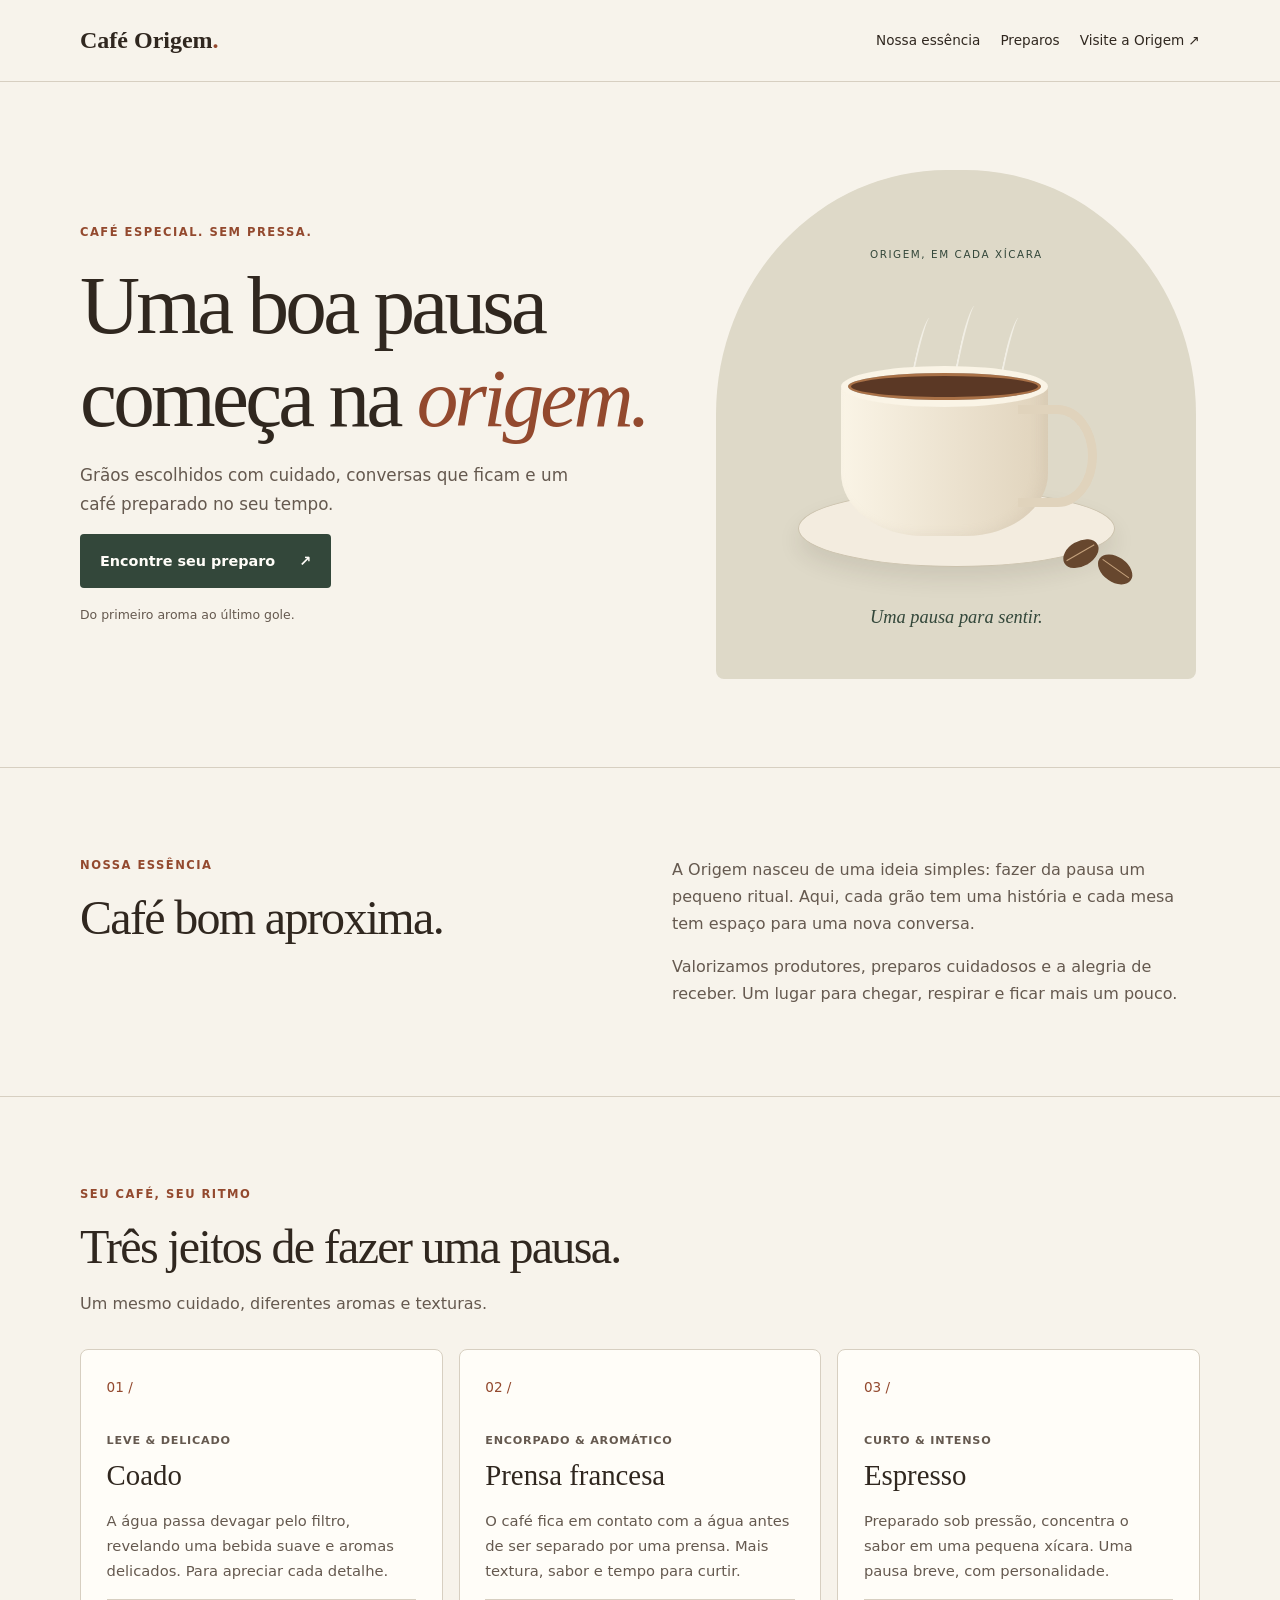
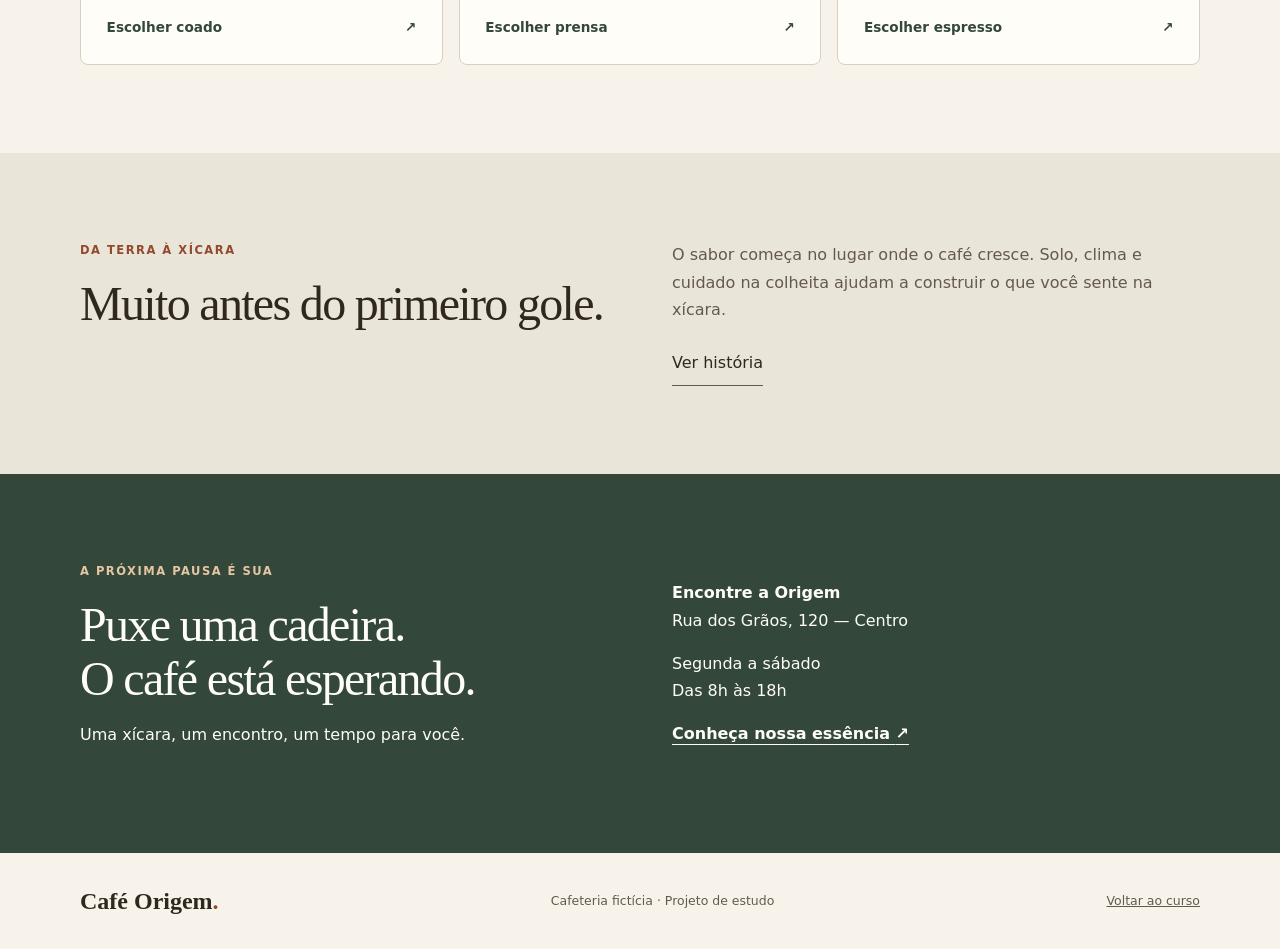
<file: projetos/landing-page-interativa/exercicio/index.html>
<!DOCTYPE html>
<html lang="pt-BR">
  <head>
    <meta charset="UTF-8" />
    <meta name="viewport" content="width=device-width, initial-scale=1.0" />
    <meta name="description" content="Café Origem: uma cafeteria fictícia para quem aprecia café e boas pausas." />
    <title>Café Origem — Uma boa pausa começa aqui</title>
    <link rel="stylesheet" href="styles.css" />
  </head>
  <body>
    <a class="skip-link" href="#conteudo">Pular para o conteúdo</a>
    <header class="site-header">
      <div class="container header-content">
        <a class="brand" href="#inicio" aria-label="Café Origem — início">Café Origem<span aria-hidden="true">.</span></a>
        <button class="menu-toggle" id="menu-button" type="button" aria-controls="site-navigation" aria-expanded="false" aria-label="Menu de navegação">
          <span class="menu-icon" aria-hidden="true"></span> Menu
        </button>
        <nav class="site-navigation" id="site-navigation" aria-label="Navegação principal">
          <a href="#sobre">Nossa essência</a>
          <a href="#preparos">Preparos</a>
          <a href="#visite">Visite a Origem <span aria-hidden="true">↗</span></a>
        </nav>
      </div>
    </header>

    <main id="conteudo">
      <section class="hero" id="inicio" aria-labelledby="hero-title">
        <div class="container hero-layout">
          <div class="hero-copy">
            <p class="eyebrow">Café especial. Sem pressa.</p>
            <h1 id="hero-title">Uma boa pausa<br />começa na <em>origem.</em></h1>
            <p class="hero-description">Grãos escolhidos com cuidado, conversas que ficam e um café preparado no seu tempo.</p>
            <a class="button" href="#preparos">Encontre seu preparo <span aria-hidden="true">↗</span></a>
            <p class="hero-note">Do primeiro aroma ao último gole.</p>
          </div>
          <div class="coffee-scene" aria-hidden="true">
            <span class="scene-label">Origem, em cada xícara</span>
            <div class="steam"><span></span><span></span><span></span></div>
            <div class="saucer"></div>
            <div class="cup"><div class="coffee"></div></div>
            <div class="bean bean-one"></div><div class="bean bean-two"></div>
            <span class="scene-caption">Uma pausa para sentir.</span>
          </div>
        </div>
      </section>

      <section class="about section-space" id="sobre" aria-labelledby="about-title">
        <div class="container about-layout">
          <div><p class="eyebrow">Nossa essência</p><h2 id="about-title">Café bom aproxima.</h2></div>
          <div class="about-copy">
            <p>A Origem nasceu de uma ideia simples: fazer da pausa um pequeno ritual. Aqui, cada grão tem uma história e cada mesa tem espaço para uma nova conversa.</p>
            <p>Valorizamos produtores, preparos cuidadosos e a alegria de receber. Um lugar para chegar, respirar e ficar mais um pouco.</p>
          </div>
        </div>
      </section>

      <section class="methods section-space" id="preparos" aria-labelledby="methods-title">
        <div class="container">
          <div class="section-heading"><p class="eyebrow">Seu café, seu ritmo</p><h2 id="methods-title">Três jeitos de fazer uma pausa.</h2><p>Um mesmo cuidado, diferentes aromas e texturas.</p></div>
          <div class="methods-grid">
            <article class="method-card" id="metodo-coado">
              <span class="method-number" aria-hidden="true">01 /</span><p class="method-profile">Leve & delicado</p>
              <h3>Coado</h3><p>A água passa devagar pelo filtro, revelando uma bebida suave e aromas delicados. Para apreciar cada detalhe.</p>
              <button class="method-select" type="button" aria-pressed="false">Escolher coado <span aria-hidden="true">↗</span></button>
            </article>
            <article class="method-card" id="metodo-prensa">
              <span class="method-number" aria-hidden="true">02 /</span><p class="method-profile">Encorpado & aromático</p>
              <h3>Prensa francesa</h3><p>O café fica em contato com a água antes de ser separado por uma prensa. Mais textura, sabor e tempo para curtir.</p>
              <button class="method-select" type="button" aria-pressed="false">Escolher prensa <span aria-hidden="true">↗</span></button>
            </article>
            <article class="method-card" id="metodo-espresso">
              <span class="method-number" aria-hidden="true">03 /</span><p class="method-profile">Curto & intenso</p>
              <h3>Espresso</h3><p>Preparado sob pressão, concentra o sabor em uma pequena xícara. Uma pausa breve, com personalidade.</p>
              <button class="method-select" type="button" aria-pressed="false">Escolher espresso <span aria-hidden="true">↗</span></button>
            </article>
          </div>
        </div>
      </section>

      <section class="story section-space" id="historia" aria-labelledby="story-title">
        <div class="container story-layout">
          <div><p class="eyebrow">Da terra à xícara</p><h2 id="story-title">Muito antes do primeiro gole.</h2></div>
          <div>
            <p>O sabor começa no lugar onde o café cresce. Solo, clima e cuidado na colheita ajudam a construir o que você sente na xícara.</p>
            <div class="story-content" id="story-content"><p>Depois, a torra revela os aromas e o preparo dá o toque final. É por isso que gostamos de conhecer a origem dos grãos e de respeitar cada etapa do caminho.</p></div>
            <button class="story-toggle" id="story-button" type="button" aria-controls="story-content" aria-expanded="false">Ver história</button>
          </div>
        </div>
      </section>

      <section class="visit section-space" id="visite" aria-labelledby="visit-title">
        <div class="container visit-layout">
          <div><p class="eyebrow">A próxima pausa é sua</p><h2 id="visit-title">Puxe uma cadeira.<br />O café está esperando.</h2><p>Uma xícara, um encontro, um tempo para você.</p></div>
          <div class="visit-info"><p><strong>Encontre a Origem</strong><br />Rua dos Grãos, 120 — Centro</p><p>Segunda a sábado<br />Das 8h às 18h</p><a class="text-link" href="#sobre">Conheça nossa essência <span aria-hidden="true">↗</span></a></div>
        </div>
      </section>
    </main>

    <footer class="site-footer"><div class="container footer-content"><a class="brand" href="#inicio">Café Origem<span aria-hidden="true">.</span></a><p>Cafeteria fictícia · Projeto de estudo</p><a href="../../../cursos/javascript-iniciante/#projeto-1">Voltar ao curso</a></div></footer>
    <script src="script.js"></script>
  </body>
</html>
</file>
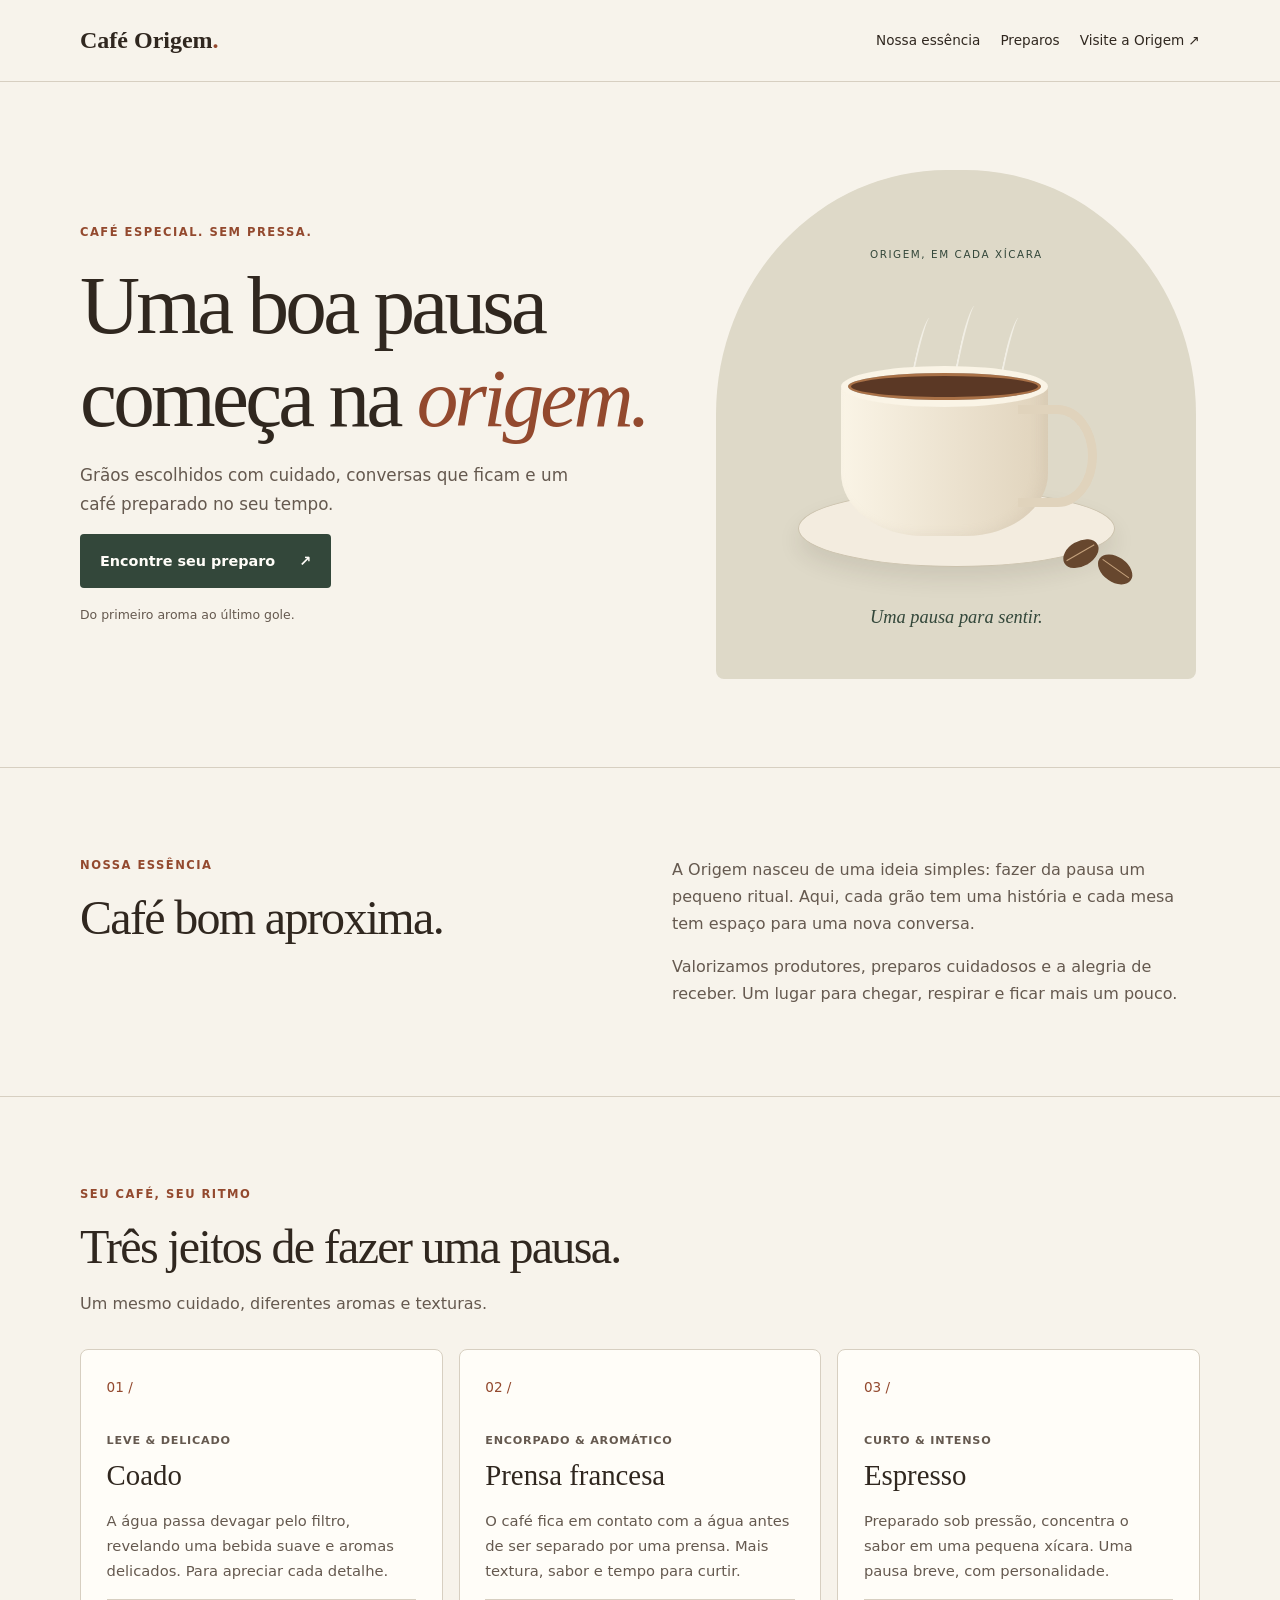
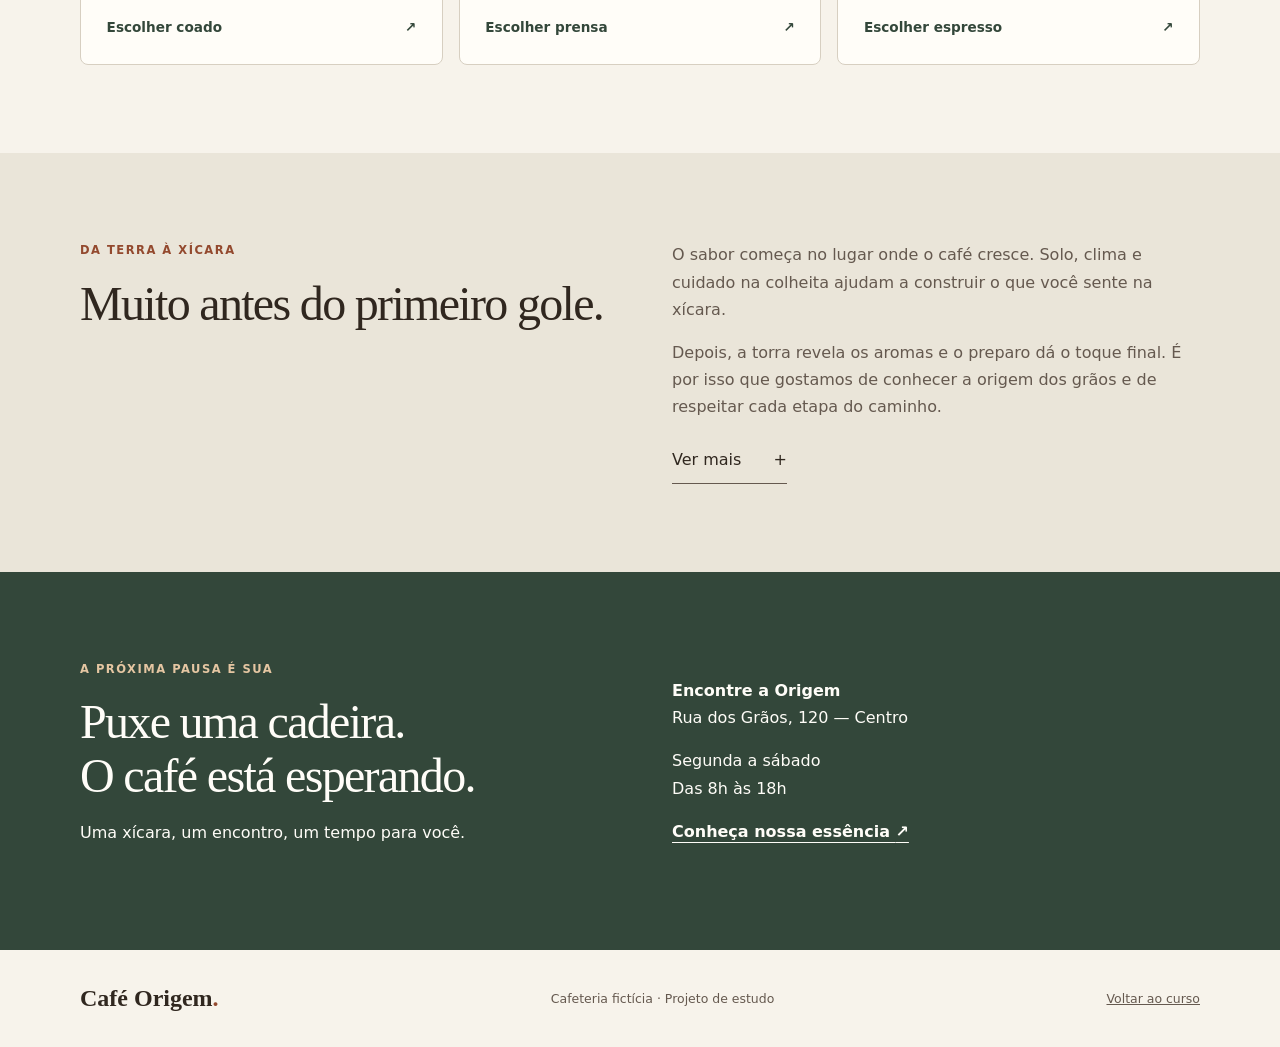
<file: projetos/landing-page-interativa/original/index.html>
<!DOCTYPE html>
<html lang="pt-BR">
  <head>
    <meta charset="UTF-8" />
    <meta name="viewport" content="width=device-width, initial-scale=1.0" />
    <meta name="description" content="Café Origem: uma cafeteria fictícia para quem aprecia café e boas pausas." />
    <title>Café Origem — Uma boa pausa começa aqui</title>
    <link rel="stylesheet" href="styles.css" />
  </head>
  <body>
    <a class="skip-link" href="#conteudo">Pular para o conteúdo</a>
    <header class="site-header">
      <div class="container header-content">
        <a class="brand" href="#inicio" aria-label="Café Origem — início">Café Origem<span aria-hidden="true">.</span></a>
        <button class="menu-toggle" id="menu-button" type="button" aria-controls="site-navigation" aria-label="Abrir menu" disabled>
          <span class="menu-icon" aria-hidden="true"></span> Menu
        </button>
        <nav class="site-navigation" id="site-navigation" aria-label="Navegação principal">
          <a href="#sobre">Nossa essência</a>
          <a href="#preparos">Preparos</a>
          <a href="#visite">Visite a Origem <span aria-hidden="true">↗</span></a>
        </nav>
      </div>
    </header>

    <main id="conteudo">
      <section class="hero" id="inicio" aria-labelledby="hero-title">
        <div class="container hero-layout">
          <div class="hero-copy">
            <p class="eyebrow">Café especial. Sem pressa.</p>
            <h1 id="hero-title">Uma boa pausa<br />começa na <em>origem.</em></h1>
            <p class="hero-description">Grãos escolhidos com cuidado, conversas que ficam e um café preparado no seu tempo.</p>
            <a class="button" href="#preparos">Encontre seu preparo <span aria-hidden="true">↗</span></a>
            <p class="hero-note">Do primeiro aroma ao último gole.</p>
          </div>
          <div class="coffee-scene" aria-hidden="true">
            <span class="scene-label">Origem, em cada xícara</span>
            <div class="steam"><span></span><span></span><span></span></div>
            <div class="saucer"></div>
            <div class="cup"><div class="coffee"></div></div>
            <div class="bean bean-one"></div><div class="bean bean-two"></div>
            <span class="scene-caption">Uma pausa para sentir.</span>
          </div>
        </div>
      </section>

      <section class="about section-space" id="sobre" aria-labelledby="about-title">
        <div class="container about-layout">
          <div><p class="eyebrow">Nossa essência</p><h2 id="about-title">Café bom aproxima.</h2></div>
          <div class="about-copy">
            <p>A Origem nasceu de uma ideia simples: fazer da pausa um pequeno ritual. Aqui, cada grão tem uma história e cada mesa tem espaço para uma nova conversa.</p>
            <p>Valorizamos produtores, preparos cuidadosos e a alegria de receber. Um lugar para chegar, respirar e ficar mais um pouco.</p>
          </div>
        </div>
      </section>

      <section class="methods section-space" id="preparos" aria-labelledby="methods-title">
        <div class="container">
          <div class="section-heading"><p class="eyebrow">Seu café, seu ritmo</p><h2 id="methods-title">Três jeitos de fazer uma pausa.</h2><p>Um mesmo cuidado, diferentes aromas e texturas.</p></div>
          <div class="methods-grid">
            <article class="method-card" id="metodo-coado">
              <span class="method-number" aria-hidden="true">01 /</span><p class="method-profile">Leve & delicado</p>
              <h3>Coado</h3><p>A água passa devagar pelo filtro, revelando uma bebida suave e aromas delicados. Para apreciar cada detalhe.</p>
              <button class="method-select" type="button" disabled>Escolher coado <span aria-hidden="true">↗</span></button>
            </article>
            <article class="method-card" id="metodo-prensa">
              <span class="method-number" aria-hidden="true">02 /</span><p class="method-profile">Encorpado & aromático</p>
              <h3>Prensa francesa</h3><p>O café fica em contato com a água antes de ser separado por uma prensa. Mais textura, sabor e tempo para curtir.</p>
              <button class="method-select" type="button" disabled>Escolher prensa <span aria-hidden="true">↗</span></button>
            </article>
            <article class="method-card" id="metodo-espresso">
              <span class="method-number" aria-hidden="true">03 /</span><p class="method-profile">Curto & intenso</p>
              <h3>Espresso</h3><p>Preparado sob pressão, concentra o sabor em uma pequena xícara. Uma pausa breve, com personalidade.</p>
              <button class="method-select" type="button" disabled>Escolher espresso <span aria-hidden="true">↗</span></button>
            </article>
          </div>
        </div>
      </section>

      <section class="story section-space" id="historia" aria-labelledby="story-title">
        <div class="container story-layout">
          <div><p class="eyebrow">Da terra à xícara</p><h2 id="story-title">Muito antes do primeiro gole.</h2></div>
          <div>
            <p>O sabor começa no lugar onde o café cresce. Solo, clima e cuidado na colheita ajudam a construir o que você sente na xícara.</p>
            <div class="story-content" id="story-content"><p>Depois, a torra revela os aromas e o preparo dá o toque final. É por isso que gostamos de conhecer a origem dos grãos e de respeitar cada etapa do caminho.</p></div>
            <button class="story-toggle" id="story-button" type="button" aria-controls="story-content" disabled>Ver mais <span aria-hidden="true">+</span></button>
          </div>
        </div>
      </section>

      <section class="visit section-space" id="visite" aria-labelledby="visit-title">
        <div class="container visit-layout">
          <div><p class="eyebrow">A próxima pausa é sua</p><h2 id="visit-title">Puxe uma cadeira.<br />O café está esperando.</h2><p>Uma xícara, um encontro, um tempo para você.</p></div>
          <div class="visit-info"><p><strong>Encontre a Origem</strong><br />Rua dos Grãos, 120 — Centro</p><p>Segunda a sábado<br />Das 8h às 18h</p><a class="text-link" href="#sobre">Conheça nossa essência <span aria-hidden="true">↗</span></a></div>
        </div>
      </section>
    </main>

    <footer class="site-footer"><div class="container footer-content"><a class="brand" href="#inicio">Café Origem<span aria-hidden="true">.</span></a><p>Cafeteria fictícia · Projeto de estudo</p><a href="../../../cursos/javascript-iniciante/#projeto-1">Voltar ao curso</a></div></footer>
    <script src="script.js"></script>
  </body>
</html>
</file>
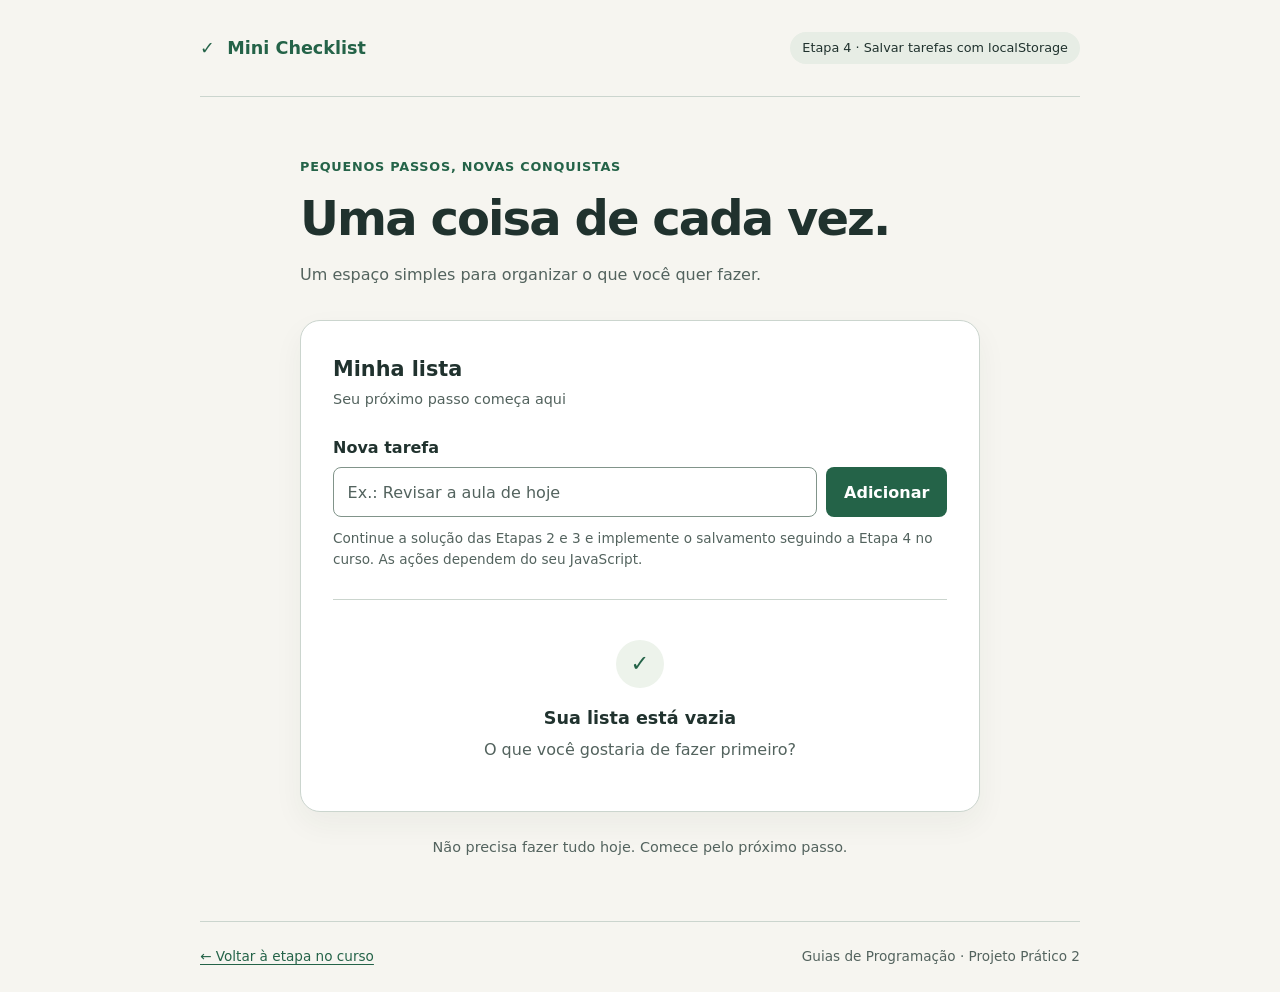
<file: projetos/mini-checklist/exercicio/index.html>
<!DOCTYPE html>
<html lang="pt-BR">
  <head>
    <meta charset="UTF-8" />
    <meta name="viewport" content="width=device-width, initial-scale=1.0" />
    <meta name="description" content="Mini Checklist — base visual do projeto prático de JavaScript Iniciante." />
    <title>Mini Checklist — Um passo de cada vez</title>
    <link rel="stylesheet" href="styles.css" />
    <script src="script.js" defer></script>
  </head>
  <body>
    <a class="skip-link" href="#conteudo">Pular para o conteúdo</a>
    <div class="page-shell">
      <header class="site-header">
        <a class="brand" href="#conteudo"><span aria-hidden="true">✓</span> Mini Checklist</a>
        <span class="stage-badge">Etapa 4 · Salvar tarefas com localStorage</span>
      </header>

      <main id="conteudo">
        <div class="intro">
          <p class="eyebrow">Pequenos passos, novas conquistas</p>
          <h1>Uma coisa de cada vez.</h1>
          <p>Um espaço simples para organizar o que você quer fazer.</p>
        </div>

        <section class="checklist" aria-labelledby="checklist-title">
          <header class="checklist-header">
            <h2 id="checklist-title">Minha lista</h2>
            <span class="list-caption">Seu próximo passo começa aqui</span>
          </header>

          <label for="new-task">Nova tarefa</label>
          <div class="task-entry">
            <input id="new-task" name="new-task" type="text" maxlength="180" placeholder="Ex.: Revisar a aula de hoje" autocomplete="off" aria-describedby="task-help" />
            <button id="add-task" type="button">Adicionar</button>
          </div>
          <p class="field-help" id="task-help">Continue a solução das Etapas 2 e 3 e implemente o salvamento seguindo a Etapa 4 no curso. As ações dependem do seu JavaScript.</p>

          <div class="list-area">
            <ul class="task-list" id="task-list" aria-label="Tarefas" aria-live="polite"></ul>
            <div class="empty-state" id="empty-state">
              <span class="empty-icon" aria-hidden="true">✓</span>
              <h3>Sua lista está vazia</h3>
              <p>O que você gostaria de fazer primeiro?</p>
            </div>
          </div>
        </section>
        <p class="closing-note">Não precisa fazer tudo hoje. Comece pelo próximo passo.</p>
      </main>

      <footer class="site-footer">
        <a href="../../../cursos/javascript-iniciante/#projeto-2-etapa-4">← Voltar à etapa no curso</a>
        <p>Guias de Programação · Projeto Prático 2</p>
      </footer>
    </div>
  </body>
</html>
</file>
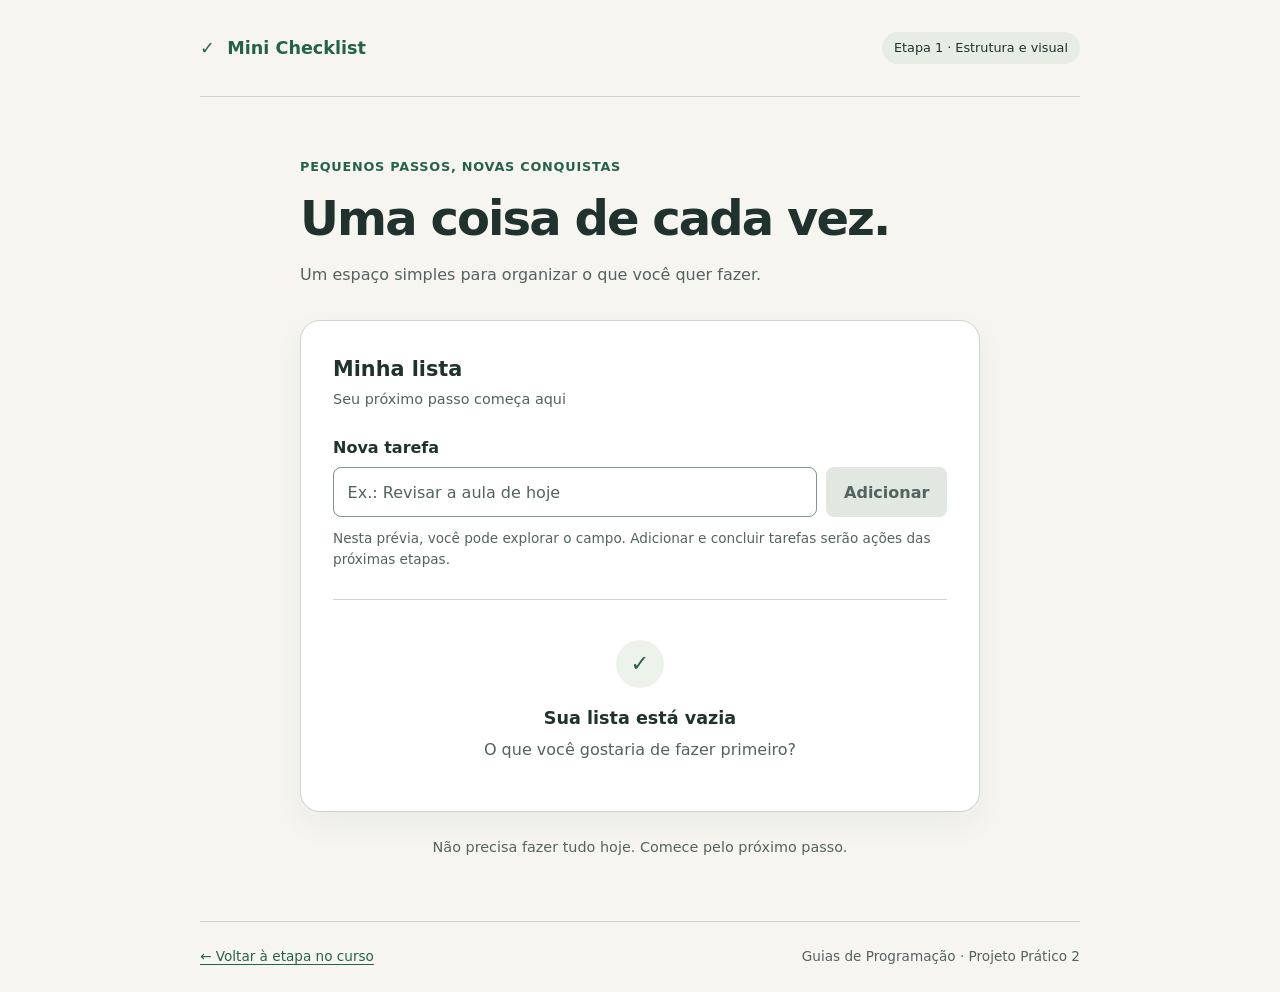
<file: projetos/mini-checklist/original/index.html>
<!DOCTYPE html>
<html lang="pt-BR">
  <head>
    <meta charset="UTF-8" />
    <meta name="viewport" content="width=device-width, initial-scale=1.0" />
    <meta name="description" content="Mini Checklist — base visual do projeto prático de JavaScript Iniciante." />
    <title>Mini Checklist — Um passo de cada vez</title>
    <link rel="stylesheet" href="styles.css" />
    <script src="script.js" defer></script>
  </head>
  <body>
    <a class="skip-link" href="#conteudo">Pular para o conteúdo</a>
    <div class="page-shell">
      <header class="site-header">
        <a class="brand" href="#conteudo"><span aria-hidden="true">✓</span> Mini Checklist</a>
        <span class="stage-badge">Etapa 1 · Estrutura e visual</span>
      </header>

      <main id="conteudo">
        <div class="intro">
          <p class="eyebrow">Pequenos passos, novas conquistas</p>
          <h1>Uma coisa de cada vez.</h1>
          <p>Um espaço simples para organizar o que você quer fazer.</p>
        </div>

        <section class="checklist" aria-labelledby="checklist-title">
          <header class="checklist-header">
            <h2 id="checklist-title">Minha lista</h2>
            <span class="list-caption">Seu próximo passo começa aqui</span>
          </header>

          <label for="new-task">Nova tarefa</label>
          <div class="task-entry">
            <input id="new-task" name="new-task" type="text" maxlength="180" placeholder="Ex.: Revisar a aula de hoje" autocomplete="off" aria-describedby="task-help" />
            <button id="add-task" type="button" disabled>Adicionar</button>
          </div>
          <p class="field-help" id="task-help">Nesta prévia, você pode explorar o campo. Adicionar e concluir tarefas serão ações das próximas etapas.</p>

          <div class="list-area">
            <ul class="task-list" id="task-list" aria-label="Tarefas"></ul>
            <div class="empty-state" id="empty-state">
              <span class="empty-icon" aria-hidden="true">✓</span>
              <h3>Sua lista está vazia</h3>
              <p>O que você gostaria de fazer primeiro?</p>
            </div>
          </div>
        </section>
        <p class="closing-note">Não precisa fazer tudo hoje. Comece pelo próximo passo.</p>
      </main>

      <footer class="site-footer">
        <a href="../../../cursos/javascript-iniciante/#projeto-2-etapa-1">← Voltar à etapa no curso</a>
        <p>Guias de Programação · Projeto Prático 2</p>
      </footer>
    </div>
  </body>
</html>
</file>
<file: styles.css>
/* Cores e medidas principais do projeto */
:root {
  color-scheme: dark;
  --background: #0d0e16;
  --surface: #171824;
  --surface-soft: #222139;
  --text: #f2f1f8;
  --text-soft: #aaa9ba;
  --primary: #a89cff;
  --primary-dark: #5948c7;
  --accent: #f5d547;
  --border: #2c2d3c;
  --code: #0b0c12;
  --shadow: 0 18px 45px rgba(0, 0, 0, 0.28);
  --radius: 18px;
}

* {
  box-sizing: border-box;
}

html {
  scroll-behavior: smooth;
}

body {
  margin: 0;
  background: var(--background);
  color: var(--text);
  font-family: system-ui, -apple-system, BlinkMacSystemFont, "Segoe UI", sans-serif;
  font-size: 1rem;
  line-height: 1.7;
}

a {
  color: inherit;
}

button,
a {
  -webkit-tap-highlight-color: transparent;
}

.container {
  width: min(1120px, calc(100% - 2rem));
  margin-inline: auto;
}

/* Cabeçalho fixo e compacto */
.site-header {
  position: sticky;
  top: 0;
  z-index: 10;
  border-bottom: 1px solid rgba(44, 45, 60, 0.85);
  background: rgba(13, 14, 22, 0.88);
  backdrop-filter: blur(12px);
}

.header-content {
  display: flex;
  min-height: 68px;
  align-items: center;
  justify-content: space-between;
  gap: 1rem;
}

.brand,
nav a {
  font-weight: 750;
  text-decoration: none;
}

nav a {
  color: var(--primary);
}

nav {
  display: flex;
  gap: 1.25rem;
}

.hero {
  padding: 7rem 0 6rem;
  background:
    radial-gradient(circle at 85% 20%, rgba(140, 124, 255, 0.2), transparent 28rem),
    linear-gradient(180deg, #12131e 0%, var(--background) 100%);
}

.hero-content {
  max-width: 820px;
}

.eyebrow {
  margin: 0 0 0.5rem;
  color: var(--primary);
  font-size: 0.78rem;
  font-weight: 800;
  letter-spacing: 0.12em;
  text-transform: uppercase;
}

h1,
h2,
h3,
h4,
h5,
p {
  margin-top: 0;
}

h1 {
  max-width: 720px;
  margin-bottom: 1rem;
  font-size: clamp(2.7rem, 8vw, 5.25rem);
  line-height: 1.02;
  letter-spacing: -0.055em;
}

.hero-description {
  max-width: 650px;
  margin-bottom: 2.5rem;
  color: var(--text-soft);
  font-size: clamp(1.1rem, 3vw, 1.35rem);
}

/* Cards que levam às seções dos cursos */
.course-cards {
  display: grid;
  max-width: 690px;
  gap: 1rem;
  scroll-margin-top: 92px;
}

.course-card {
  display: grid;
  padding: 1.35rem;
  grid-template-columns: auto 1fr auto;
  align-items: center;
  gap: 1.15rem;
  border: 1px solid var(--border);
  border-radius: var(--radius);
  background: var(--surface);
  box-shadow: var(--shadow);
  text-decoration: none;
  transition: transform 180ms ease, border-color 180ms ease;
}

.course-card:hover {
  transform: translateY(-3px);
  border-color: var(--primary);
}

.course-icon {
  display: grid;
  width: 58px;
  height: 58px;
  place-items: center;
  border-radius: 14px;
  background: var(--accent);
  color: #24210d;
  font-weight: 900;
}

.course-card small,
.course-card strong,
.course-card span span {
  display: block;
}

.course-card small,
.course-card span span {
  color: var(--text-soft);
}

.course-card strong {
  margin: 0.1rem 0;
  font-size: 1.2rem;
}

.arrow {
  color: var(--primary);
  font-size: 1.75rem;
}

.course-section {
  padding: 6rem 0;
  scroll-margin-top: 68px;
}

.course-section-alternate {
  border-top: 1px solid var(--border);
  background: #12131e;
}

.section-heading {
  max-width: 700px;
  margin-bottom: 2.5rem;
}

.section-heading h2 {
  margin-bottom: 0.6rem;
  font-size: clamp(2rem, 5vw, 3.25rem);
  line-height: 1.15;
  letter-spacing: -0.035em;
}

.section-heading > p:last-child {
  color: var(--text-soft);
  font-size: 1.1rem;
}

.course-layout {
  display: grid;
  grid-template-columns: minmax(230px, 0.7fr) minmax(0, 1.8fr);
  align-items: start;
  gap: 2rem;
}

/* Sumário lateral das aulas */
.summary {
  position: sticky;
  top: 92px;
  max-height: calc(100vh - 116px);
  overflow-y: auto;
  border: 1px solid var(--border);
  border-radius: var(--radius);
  background: var(--surface);
}

.summary h3 {
  padding: 1.2rem 1.3rem;
  margin: 0;
  border-bottom: 1px solid var(--border);
  font-size: 1rem;
}

.summary:focus-visible {
  outline: 3px solid var(--accent);
  outline-offset: 3px;
}

.summary-group {
  border-bottom: 1px solid var(--border);
}

.summary-group:last-child {
  border-bottom: 0;
}

.summary-group h4,
.summary-group > summary {
  padding: 0.9rem 1.3rem 0.65rem;
  margin: 0;
  background: #141520;
  color: var(--text);
  font-size: 0.78rem;
  letter-spacing: 0.08em;
  text-transform: uppercase;
}

.summary-group > summary {
  min-height: 44px;
  padding-bottom: 0.9rem;
  cursor: pointer;
}

.summary-group > summary::marker {
  color: var(--primary);
}

.summary-group > summary > span {
  padding-inline-start: 0.35rem;
}

.summary-group > summary:hover {
  background: var(--surface-soft);
}

.summary-group > summary:focus-visible {
  outline: 3px solid var(--accent);
  outline-offset: -3px;
}

.summary ol {
  padding: 0;
  margin: 0;
  list-style-position: inside;
}

.summary li {
  padding: 0.9rem 1.3rem;
  border-bottom: 1px solid var(--border);
  color: var(--text-soft);
}

.summary li:last-child {
  border-bottom: 0;
}

.summary li.current {
  background: var(--surface-soft);
  color: var(--primary);
  font-weight: 750;
}

.summary li.future {
  background: var(--surface);
  color: var(--text-soft);
}

.summary a {
  text-decoration: none;
}

.summary .coming-soon,
.summary .lesson-status {
  display: block;
  margin-left: 1.45rem;
  font-size: 0.75rem;
  font-weight: 700;
  text-transform: uppercase;
}

.summary .lesson-status {
  margin-top: 0.2rem;
  color: var(--text-soft);
  letter-spacing: 0.04em;
}

.summary li.is-completed {
  box-shadow: inset 4px 0 0 var(--accent);
}

.summary li.is-completed .lesson-status {
  color: var(--accent);
}

.summary-project {
  padding-bottom: 1rem;
  background: #141520;
}

.summary-project-card {
  padding: 1rem;
  margin: 0 1.3rem;
  border: 1px solid var(--border);
  border-left: 4px solid var(--primary);
  border-radius: 10px;
  background: var(--surface-soft);
}

.summary-project-card strong,
.summary-project-card .project-status {
  display: block;
}

.summary-project-card .project-status {
  margin-top: 0.25rem;
  color: var(--primary);
  font-size: 0.72rem;
  font-weight: 800;
  letter-spacing: 0.06em;
  text-transform: uppercase;
}

.summary-project-card p {
  margin: 0.65rem 0 0;
  color: var(--text-soft);
  font-size: 0.85rem;
  line-height: 1.55;
}

/* Coluna com as aulas disponíveis */
.lessons {
  display: grid;
  gap: 2rem;
}

.course-empty-state {
  padding: clamp(1.5rem, 4vw, 2.5rem);
  border: 1px solid var(--border);
  border-radius: var(--radius);
  background: var(--surface);
  box-shadow: 0 12px 35px rgba(0, 0, 0, 0.2);
}

.course-empty-state h3 {
  margin: 0.35rem 0 0.75rem;
  font-size: clamp(1.4rem, 3vw, 2rem);
}

.course-empty-state p:last-child {
  margin-bottom: 0;
  color: var(--text-soft);
}

.lesson {
  overflow: hidden;
  border: 1px solid var(--border);
  border-radius: var(--radius);
  background: var(--surface);
  box-shadow: 0 12px 35px rgba(0, 0, 0, 0.2);
  scroll-margin-top: 92px;
}

.lesson-header,
.lesson > section {
  padding: 1.7rem clamp(1.25rem, 4vw, 2.5rem);
}

.lesson-header {
  background: var(--primary-dark);
  color: #fff;
}

.lesson-header span {
  font-size: 0.8rem;
  font-weight: 800;
  letter-spacing: 0.1em;
  text-transform: uppercase;
}

.lesson-header h3 {
  margin: 0.3rem 0 0;
  font-size: clamp(1.6rem, 4vw, 2.25rem);
  line-height: 1.2;
}

.lesson > section {
  border-bottom: 1px solid var(--border);
}

.lesson > section:last-child {
  border-bottom: 0;
}

.lesson h4 {
  margin-bottom: 0.45rem;
  font-size: 1.15rem;
}

.lesson p:last-child {
  margin-bottom: 0;
}

.pronunciation {
  background: #242115;
}

.project-review-table-scroll {
  overflow-x: auto;
  margin-block: 1rem;
}
.project-review-table-scroll:focus-visible {
  outline: 3px solid var(--accent);
  outline-offset: 3px;
}
.project-review-table {
  width: 100%;
  min-width: 34rem;
  border-collapse: collapse;
  text-align: left;
}
.project-review-table caption {
  padding-bottom: 0.75rem;
  text-align: left;
  font-weight: 750;
}
.project-review-table th,
.project-review-table td {
  padding: 0.75rem;
  border: 1px solid var(--border);
}
.project-review-table thead {
  background: var(--surface-soft);
}

/* Piloto da Aula 5: editor simples, sem afetar o visual das outras aulas. */
.javascript-lab .lab-code-label {
  display: block;
  margin-top: 1rem;
  font-weight: 750;
}
.javascript-lab .lab-code {
  display: block;
  width: 100%;
  min-width: 0;
  min-height: 12rem;
  padding: 1rem;
  border: 1px solid var(--border);
  border-radius: 10px;
  background: var(--code);
  color: var(--text);
  font: 1rem/1.6 "Cascadia Code", Consolas, monospace;
  resize: vertical;
}
.javascript-lab .lab-actions {
  display: flex;
  flex-wrap: wrap;
  gap: 0.75rem;
  margin-top: 1rem;
}
.javascript-lab .lab-actions button {
  min-height: 44px;
  padding: 0.75rem 1rem;
  border: 1px solid var(--border);
  border-radius: 10px;
  background: var(--primary-dark);
  color: #fff;
  font: inherit;
  font-weight: 750;
  cursor: pointer;
}
.javascript-lab .lab-actions button:hover {
  background: #4838ad;
}
.javascript-lab .lab-actions button:disabled {
  opacity: 0.65;
  cursor: wait;
}
.javascript-lab .lab-code:focus-visible,
.javascript-lab .lab-actions button:focus-visible,
.javascript-lab .lab-result:focus-visible {
  outline: 3px solid var(--accent);
  outline-offset: 3px;
}
.javascript-lab .lab-storage-notice:empty {
  display: none;
}
.javascript-lab .lab-result {
  min-height: 5rem;
  max-height: 20rem;
  overflow: auto;
  white-space: pre-wrap;
  overflow-wrap: anywhere;
}
.javascript-lab h5 {
  margin: 1rem 0 0.5rem;
  font-size: 1rem;
}
@media (max-width: 480px) {
  .javascript-lab .lab-actions {
    flex-direction: column;
  }
}

pre {
  overflow-x: auto;
  padding: 1.2rem;
  margin: 1rem 0 0;
  border-radius: 12px;
  background: var(--code);
  color: #f4f4f8;
  font-size: 0.95rem;
  line-height: 1.6;
}

code {
  font-family: "Cascadia Code", Consolas, monospace;
}

p code {
  padding: 0.12rem 0.35rem;
  border-radius: 5px;
  background: var(--surface-soft);
  color: var(--primary);
}

.answer-toggle {
  padding: 0.75rem 1rem;
  margin-top: 0.75rem;
  border: 0;
  border-radius: 10px;
  background: var(--primary-dark);
  color: #fff;
  cursor: pointer;
  font: inherit;
  font-weight: 750;
  transition: background-color 180ms ease;
}

.answer-toggle:hover {
  background: #4838ad;
}

.answer-toggle:focus-visible,
a:focus-visible {
  outline: 3px solid var(--accent);
  outline-offset: 3px;
}

.answer {
  padding: 1.25rem;
  margin-top: 1rem;
  border-left: 4px solid var(--primary);
  border-radius: 0 12px 12px 0;
  background: var(--surface-soft);
}

.answer h5 {
  margin-bottom: 0.5rem;
  font-size: 1rem;
}

.answer pre {
  margin-bottom: 1rem;
}

.exercise-options {
  display: grid;
  margin-top: 1rem;
  gap: 0.75rem;
}

.lesson-completion {
  background: #141622;
}

.completion-control {
  display: flex;
  padding: 1rem;
  align-items: center;
  gap: 0.75rem;
  border: 1px solid var(--border);
  border-radius: 12px;
  background: var(--surface-soft);
  cursor: pointer;
  font-weight: 750;
}

.completion-control:hover {
  border-color: var(--primary);
}

.lesson-completion.is-completed .completion-control {
  border-color: var(--accent);
  background: #242115;
}

.lesson-completion-input,
.exercise-answer-input {
  width: 1.25rem;
  height: 1.25rem;
  flex: 0 0 auto;
  margin: 0;
  accent-color: var(--primary-dark);
}

.lesson-completion-input:focus-visible,
.exercise-answer-input:focus-visible {
  outline: 3px solid var(--accent);
  outline-offset: 3px;
}

.lesson-completion p {
  margin: 0.65rem 0 0;
  color: var(--text-soft);
  font-size: 0.9rem;
}

/* Área reservada para projetos que serão desenvolvidos no futuro */
.projects-section {
  padding: 6rem 0;
  border-top: 1px solid var(--border);
  background: #12131e;
  scroll-margin-top: 68px;
}

.projects-grid {
  display: grid;
  grid-template-columns: repeat(2, minmax(0, 1fr));
  gap: 1.25rem;
}

.project-card {
  padding: 1.5rem;
  border: 1px solid var(--border);
  border-radius: var(--radius);
  background: var(--surface);
}

.project-card span {
  color: var(--primary);
  font-size: 0.75rem;
  font-weight: 800;
  letter-spacing: 0.08em;
  text-transform: uppercase;
}

.project-card h3 {
  margin: 0.45rem 0;
  font-size: 1.25rem;
}

.project-card p {
  margin-bottom: 0;
  color: var(--text-soft);
}

footer {
  padding: 2rem 0;
  border-top: 1px solid var(--border);
  color: var(--text-soft);
  text-align: center;
}

footer p {
  margin: 0;
}

/* Ajustes para celulares e telas menores */
@media (max-width: 760px) {
  .hero {
    padding: 5rem 0 4rem;
  }

  .course-section {
    padding: 4rem 0;
  }

  .projects-section {
    padding: 4rem 0;
  }

  .course-layout {
    grid-template-columns: 1fr;
  }

  .summary {
    position: static;
    max-height: none;
    overflow: visible;
  }

  .projects-grid {
    grid-template-columns: 1fr;
  }
}

@media (max-width: 480px) {
  .brand {
    font-size: 0.9rem;
  }

  nav {
    gap: 0.75rem;
    font-size: 0.85rem;
  }

  .course-card {
    grid-template-columns: auto 1fr;
  }

  .course-card .arrow {
    display: none;
  }

  .course-icon {
    width: 48px;
    height: 48px;
  }
}

@media (prefers-reduced-motion: reduce) {
  html {
    scroll-behavior: auto;
  }

  .course-card {
    transition: none;
  }
}
</file>
<file: projetos/landing-page-interativa/exercicio/styles.css>
:root {
  color-scheme: light;
  --cream: #f7f3eb;
  --paper: #fffdf8;
  --ink: #30271f;
  --muted: #65594f;
  --olive: #33473a;
  --clay: #93492e;
  --line: #d7cfc1;
}

* {
  box-sizing: border-box;
}
html {
  scroll-behavior: smooth;
}
body {
  margin: 0;
  background: var(--cream);
  color: var(--ink);
  font-family: system-ui, -apple-system, "Segoe UI", sans-serif;
  line-height: 1.7;
}
a {
  color: inherit;
}
button {
  font: inherit;
}
h1, h2, h3 {
  margin: 0 0 1rem;
  font-family: Georgia, "Times New Roman", serif;
  font-weight: 400;
  line-height: 1.12;
}
h1 {
  font-size: clamp(2.6rem, 7vw, 5.2rem);
  letter-spacing: -0.045em;
}
h1 em {
  color: var(--clay);
  font-weight: 400;
}
h2 {
  font-size: clamp(2rem, 4vw, 3rem);
  letter-spacing: -0.035em;
}
h3 {
  font-size: 1.8rem;
}
p {
  margin: 0 0 1rem;
}
.container {
  width: min(1120px, calc(100% - 2.5rem));
  margin-inline: auto;
}
.section-space {
  padding-block: clamp(3rem, 7vw, 5.5rem);
}
section {
  scroll-margin-top: 1rem;
}
.eyebrow {
  color: var(--clay);
  font-size: 0.72rem;
  font-weight: 750;
  letter-spacing: 0.13em;
  text-transform: uppercase;
}
a:focus-visible, button:focus-visible {
  outline: 3px solid var(--clay);
  outline-offset: 5px;
}
.skip-link {
  position: absolute;
  top: 0.5rem;
  left: 1rem;
  z-index: 10;
  padding: 0.75rem;
  background: var(--paper);
  transform: translateY(-160%);
}
.skip-link:focus {
  transform: none;
}

.site-header {
  border-bottom: 1px solid var(--line);
}
.header-content {
  display: flex;
  flex-wrap: wrap;
  align-items: center;
  justify-content: space-between;
  gap: 0.75rem;
  padding-block: 1.25rem;
}
.brand {
  font-family: Georgia, "Times New Roman", serif;
  font-size: 1.5rem;
  font-weight: 700;
  text-decoration: none;
  white-space: nowrap;
}
.brand span {
  color: var(--clay);
}
.site-navigation {
  display: none;
  flex-wrap: wrap;
  gap: 0.25rem 1.25rem;
  width: 100%;
}
.site-navigation.aberto {
  display: flex;
}
.site-navigation a {
  padding-block: 0.5rem;
  font-size: 0.85rem;
  text-decoration: none;
}
.site-navigation a:hover, .text-link:hover {
  color: var(--clay);
  text-decoration: underline;
  text-underline-offset: 0.3em;
}
.menu-toggle {
  display: inline-flex;
  cursor: pointer;
  align-items: center;
  gap: 0.5rem;
  padding: 0.6rem 0.75rem;
  border: 1px solid var(--line);
  border-radius: 4px;
  color: var(--muted);
  background: transparent;
}
.menu-icon {
  width: 1rem;
  height: 0.6rem;
  border-block: 1px solid currentColor;
}
button:disabled {
  cursor: default;
}

.hero {
  padding-block: clamp(2.5rem, 7vw, 5.5rem);
}
.hero-layout, .about-layout, .story-layout, .visit-layout {
  display: grid;
  gap: 2rem;
}
.hero-copy {
  align-self: center;
}
.hero-description {
  max-width: 31rem;
  color: var(--muted);
  font-size: 1.05rem;
}
.button {
  display: inline-flex;
  align-items: center;
  justify-content: space-between;
  gap: 1.5rem;
  padding: 0.9rem 1.25rem;
  border-radius: 4px;
  background: var(--olive);
  color: var(--paper);
  font-size: 0.9rem;
  font-weight: 650;
  text-decoration: none;
}
.button:hover {
  background: #24362a;
}
.hero-note {
  margin: 1rem 0 0;
  color: var(--muted);
  font-size: 0.78rem;
}

/* Composição decorativa feita apenas com CSS. */
.coffee-scene {
  position: relative;
  width: 100%;
  max-width: 30rem;
  aspect-ratio: 1 / 1.06;
  overflow: hidden;
  justify-self: center;
  border-radius: 48% 48% 8px 8px;
  background: #ded9c8;
}
.scene-label, .scene-caption {
  position: absolute;
  inset-inline: 1rem;
  text-align: center;
  color: var(--olive);
}
.scene-label {
  top: 15%;
  font-size: 0.65rem;
  text-transform: uppercase;
  letter-spacing: 0.15em;
}
.scene-caption {
  bottom: 9%;
  font-family: Georgia, serif;
  font-style: italic;
  font-size: 1.15rem;
}
.saucer {
  position: absolute;
  width: 66%;
  height: 15%;
  bottom: 22%;
  left: 17%;
  border: 1px solid #cbc2ad;
  border-radius: 50%;
  background: #f3ecdf;
  box-shadow: 0 12px 22px #30271f1a;
}
.cup {
  position: absolute;
  width: 43%;
  height: 31%;
  left: 26%;
  bottom: 28%;
  border-radius: 8% 8% 40% 40%;
  background: linear-gradient(90deg, #faf4e6, #e0d3bc);
  box-shadow: inset -7px 0 12px #bcb09c33;
}
.cup::after {
  content: "";
  position: absolute;
  width: 34%;
  height: 53%;
  top: 17%;
  right: -24%;
  border: 9px solid #e0d3bc;
  border-left: 0;
  border-radius: 0 50% 50% 0;
}
.coffee {
  position: absolute;
  width: 100%;
  height: 26%;
  top: -8%;
  border: 7px solid #faf4e6;
  border-radius: 50%;
  background: #5b3825;
  box-shadow: inset 0 0 0 3px #a97147;
}
.steam {
  position: absolute;
  top: 29%;
  left: 41%;
  width: 21%;
  height: 20%;
  display: flex;
  justify-content: space-between;
}
.steam span {
  width: 12%;
  height: 100%;
  border-left: 2px solid #fffdf899;
  border-radius: 50%;
  transform: rotate(12deg);
}
.steam span:nth-child(2) {
  margin-top: -12%;
}
.bean {
  position: absolute;
  width: 8%;
  height: 5%;
  border-radius: 50%;
  background: #67472e;
}
.bean::after {
  content: "";
  position: absolute;
  top: 42%;
  left: 8%;
  width: 84%;
  border-top: 1px solid #c6a37d;
}
.bean-one {
  bottom: 22%;
  left: 72%;
  transform: rotate(-30deg);
}
.bean-two {
  bottom: 19%;
  left: 79%;
  transform: rotate(35deg);
}

.about {
  border-block: 1px solid var(--line);
}
.about-copy {
  color: var(--muted);
}
.about-copy p:last-child {
  margin-bottom: 0;
}
.section-heading {
  max-width: 38rem;
  margin-bottom: 2rem;
}
.section-heading > p:last-child {
  color: var(--muted);
}
.methods-grid {
  display: grid;
  gap: 1rem;
}
.method-card {
  display: flex;
  flex-direction: column;
  padding: 1.6rem;
  border: 1px solid var(--line);
  border-radius: 8px;
  background: var(--paper);
}
.method-number {
  margin-bottom: 2rem;
  color: var(--clay);
  font-size: 0.85rem;
}
.method-profile {
  margin-bottom: 0.6rem;
  color: var(--muted);
  font-size: 0.7rem;
  font-weight: 650;
  text-transform: uppercase;
  letter-spacing: 0.07em;
}
.method-card > p:last-of-type {
  color: var(--muted);
  font-size: 0.92rem;
}
.method-select {
  cursor: pointer;
  display: flex;
  align-items: center;
  justify-content: space-between;
  gap: 1rem;
  margin-top: auto;
  padding: 1rem 0 0;
  border: 0;
  border-top: 1px solid var(--line);
  background: transparent;
  color: var(--olive);
  font-size: 0.85rem;
  font-weight: 650;
  text-align: left;
}
.method-select:hover {
  color: var(--clay);
  text-decoration: underline;
  text-underline-offset: 0.3em;
}
.method-select.ativo {
  padding: 1rem;
  border-radius: 4px;
  background: var(--olive);
  color: var(--paper);
  box-shadow: inset 0 0 0 2px var(--olive);
}
.method-select.ativo::after {
  content: "✓";
}
.story {
  background: #eae5d9;
}
.story-layout > div:last-child {
  color: var(--muted);
}
.story-content {
  display: none;
}
.story-content.aberto {
  display: block;
}
.story-toggle {
  cursor: pointer;
  display: inline-flex;
  gap: 2rem;
  padding: 0.6rem 0;
  border: 0;
  border-bottom: 1px solid var(--muted);
  background: transparent;
  color: var(--ink);
}
.story-toggle:hover {
  color: var(--clay);
  border-bottom-color: currentColor;
}
.visit {
  background: var(--olive);
  color: var(--paper);
}
.visit .eyebrow {
  color: #e5c6a2;
}
.visit-info {
  align-self: center;
}
.text-link {
  font-weight: 650;
  text-underline-offset: 0.3em;
}
.visit a:hover {
  color: #e5c6a2;
}
.visit a:focus-visible {
  outline-color: #e5c6a2;
}
.site-footer {
  padding-block: 1.75rem;
}
.footer-content {
  display: flex;
  flex-wrap: wrap;
  align-items: center;
  justify-content: space-between;
  gap: 1rem;
}
.footer-content p, .footer-content > a:last-child {
  margin: 0;
  color: var(--muted);
  font-size: 0.78rem;
}

@media (min-width: 700px) {
  .site-navigation {
    display: flex;
    width: auto;
  }
  .menu-toggle {
    display: none;
  }
  .hero-layout {
    grid-template-columns: minmax(0, 1.2fr) minmax(0, 1fr);
    align-items: center;
    gap: 3rem;
  }
  .about-layout, .story-layout, .visit-layout {
    grid-template-columns: minmax(0, 1fr) minmax(0, 1fr);
    gap: 4rem;
  }
  .methods-grid {
    grid-template-columns: repeat(3, minmax(0, 1fr));
  }
}
@media (prefers-reduced-motion: reduce) {
  html {
    scroll-behavior: auto;
  }
}
</file>
<file: projetos/landing-page-interativa/original/styles.css>
:root {
  color-scheme: light;
  --cream: #f7f3eb;
  --paper: #fffdf8;
  --ink: #30271f;
  --muted: #65594f;
  --olive: #33473a;
  --clay: #93492e;
  --line: #d7cfc1;
}

* {
  box-sizing: border-box;
}
html {
  scroll-behavior: smooth;
}
body {
  margin: 0;
  background: var(--cream);
  color: var(--ink);
  font-family: system-ui, -apple-system, "Segoe UI", sans-serif;
  line-height: 1.7;
}
a {
  color: inherit;
}
button {
  font: inherit;
}
h1, h2, h3 {
  margin: 0 0 1rem;
  font-family: Georgia, "Times New Roman", serif;
  font-weight: 400;
  line-height: 1.12;
}
h1 {
  font-size: clamp(2.6rem, 7vw, 5.2rem);
  letter-spacing: -0.045em;
}
h1 em {
  color: var(--clay);
  font-weight: 400;
}
h2 {
  font-size: clamp(2rem, 4vw, 3rem);
  letter-spacing: -0.035em;
}
h3 {
  font-size: 1.8rem;
}
p {
  margin: 0 0 1rem;
}
.container {
  width: min(1120px, calc(100% - 2.5rem));
  margin-inline: auto;
}
.section-space {
  padding-block: clamp(3rem, 7vw, 5.5rem);
}
section {
  scroll-margin-top: 1rem;
}
.eyebrow {
  color: var(--clay);
  font-size: 0.72rem;
  font-weight: 750;
  letter-spacing: 0.13em;
  text-transform: uppercase;
}
a:focus-visible, button:focus-visible {
  outline: 3px solid var(--clay);
  outline-offset: 5px;
}
.skip-link {
  position: absolute;
  top: 0.5rem;
  left: 1rem;
  z-index: 10;
  padding: 0.75rem;
  background: var(--paper);
  transform: translateY(-160%);
}
.skip-link:focus {
  transform: none;
}

.site-header {
  border-bottom: 1px solid var(--line);
}
.header-content {
  display: flex;
  flex-wrap: wrap;
  align-items: center;
  justify-content: space-between;
  gap: 0.75rem;
  padding-block: 1.25rem;
}
.brand {
  font-family: Georgia, "Times New Roman", serif;
  font-size: 1.5rem;
  font-weight: 700;
  text-decoration: none;
  white-space: nowrap;
}
.brand span {
  color: var(--clay);
}
.site-navigation {
  display: flex;
  flex-wrap: wrap;
  gap: 0.25rem 1.25rem;
  width: 100%;
}
.site-navigation a {
  padding-block: 0.5rem;
  font-size: 0.85rem;
  text-decoration: none;
}
.site-navigation a:hover, .text-link:hover {
  color: var(--clay);
  text-decoration: underline;
  text-underline-offset: 0.3em;
}
.menu-toggle {
  display: inline-flex;
  align-items: center;
  gap: 0.5rem;
  padding: 0.6rem 0.75rem;
  border: 1px solid var(--line);
  border-radius: 4px;
  color: var(--muted);
  background: transparent;
}
.menu-icon {
  width: 1rem;
  height: 0.6rem;
  border-block: 1px solid currentColor;
}
button:disabled {
  cursor: default;
}

.hero {
  padding-block: clamp(2.5rem, 7vw, 5.5rem);
}
.hero-layout, .about-layout, .story-layout, .visit-layout {
  display: grid;
  gap: 2rem;
}
.hero-copy {
  align-self: center;
}
.hero-description {
  max-width: 31rem;
  color: var(--muted);
  font-size: 1.05rem;
}
.button {
  display: inline-flex;
  align-items: center;
  justify-content: space-between;
  gap: 1.5rem;
  padding: 0.9rem 1.25rem;
  border-radius: 4px;
  background: var(--olive);
  color: var(--paper);
  font-size: 0.9rem;
  font-weight: 650;
  text-decoration: none;
}
.button:hover {
  background: #24362a;
}
.hero-note {
  margin: 1rem 0 0;
  color: var(--muted);
  font-size: 0.78rem;
}

/* Composição decorativa feita apenas com CSS. */
.coffee-scene {
  position: relative;
  width: 100%;
  max-width: 30rem;
  aspect-ratio: 1 / 1.06;
  overflow: hidden;
  justify-self: center;
  border-radius: 48% 48% 8px 8px;
  background: #ded9c8;
}
.scene-label, .scene-caption {
  position: absolute;
  inset-inline: 1rem;
  text-align: center;
  color: var(--olive);
}
.scene-label {
  top: 15%;
  font-size: 0.65rem;
  text-transform: uppercase;
  letter-spacing: 0.15em;
}
.scene-caption {
  bottom: 9%;
  font-family: Georgia, serif;
  font-style: italic;
  font-size: 1.15rem;
}
.saucer {
  position: absolute;
  width: 66%;
  height: 15%;
  bottom: 22%;
  left: 17%;
  border: 1px solid #cbc2ad;
  border-radius: 50%;
  background: #f3ecdf;
  box-shadow: 0 12px 22px #30271f1a;
}
.cup {
  position: absolute;
  width: 43%;
  height: 31%;
  left: 26%;
  bottom: 28%;
  border-radius: 8% 8% 40% 40%;
  background: linear-gradient(90deg, #faf4e6, #e0d3bc);
  box-shadow: inset -7px 0 12px #bcb09c33;
}
.cup::after {
  content: "";
  position: absolute;
  width: 34%;
  height: 53%;
  top: 17%;
  right: -24%;
  border: 9px solid #e0d3bc;
  border-left: 0;
  border-radius: 0 50% 50% 0;
}
.coffee {
  position: absolute;
  width: 100%;
  height: 26%;
  top: -8%;
  border: 7px solid #faf4e6;
  border-radius: 50%;
  background: #5b3825;
  box-shadow: inset 0 0 0 3px #a97147;
}
.steam {
  position: absolute;
  top: 29%;
  left: 41%;
  width: 21%;
  height: 20%;
  display: flex;
  justify-content: space-between;
}
.steam span {
  width: 12%;
  height: 100%;
  border-left: 2px solid #fffdf899;
  border-radius: 50%;
  transform: rotate(12deg);
}
.steam span:nth-child(2) {
  margin-top: -12%;
}
.bean {
  position: absolute;
  width: 8%;
  height: 5%;
  border-radius: 50%;
  background: #67472e;
}
.bean::after {
  content: "";
  position: absolute;
  top: 42%;
  left: 8%;
  width: 84%;
  border-top: 1px solid #c6a37d;
}
.bean-one {
  bottom: 22%;
  left: 72%;
  transform: rotate(-30deg);
}
.bean-two {
  bottom: 19%;
  left: 79%;
  transform: rotate(35deg);
}

.about {
  border-block: 1px solid var(--line);
}
.about-copy {
  color: var(--muted);
}
.about-copy p:last-child {
  margin-bottom: 0;
}
.section-heading {
  max-width: 38rem;
  margin-bottom: 2rem;
}
.section-heading > p:last-child {
  color: var(--muted);
}
.methods-grid {
  display: grid;
  gap: 1rem;
}
.method-card {
  display: flex;
  flex-direction: column;
  padding: 1.6rem;
  border: 1px solid var(--line);
  border-radius: 8px;
  background: var(--paper);
}
.method-number {
  margin-bottom: 2rem;
  color: var(--clay);
  font-size: 0.85rem;
}
.method-profile {
  margin-bottom: 0.6rem;
  color: var(--muted);
  font-size: 0.7rem;
  font-weight: 650;
  text-transform: uppercase;
  letter-spacing: 0.07em;
}
.method-card > p:last-of-type {
  color: var(--muted);
  font-size: 0.92rem;
}
.method-select {
  display: flex;
  align-items: center;
  justify-content: space-between;
  gap: 1rem;
  margin-top: auto;
  padding: 1rem 0 0;
  border: 0;
  border-top: 1px solid var(--line);
  background: transparent;
  color: var(--olive);
  font-size: 0.85rem;
  font-weight: 650;
  text-align: left;
}
.story {
  background: #eae5d9;
}
.story-layout > div:last-child {
  color: var(--muted);
}
.story-toggle {
  display: inline-flex;
  gap: 2rem;
  padding: 0.6rem 0;
  border: 0;
  border-bottom: 1px solid var(--muted);
  background: transparent;
  color: var(--ink);
}
.visit {
  background: var(--olive);
  color: var(--paper);
}
.visit .eyebrow {
  color: #e5c6a2;
}
.visit-info {
  align-self: center;
}
.text-link {
  font-weight: 650;
  text-underline-offset: 0.3em;
}
.visit a:hover {
  color: #e5c6a2;
}
.visit a:focus-visible {
  outline-color: #e5c6a2;
}
.site-footer {
  padding-block: 1.75rem;
}
.footer-content {
  display: flex;
  flex-wrap: wrap;
  align-items: center;
  justify-content: space-between;
  gap: 1rem;
}
.footer-content p, .footer-content > a:last-child {
  margin: 0;
  color: var(--muted);
  font-size: 0.78rem;
}

@media (min-width: 700px) {
  .site-navigation {
    width: auto;
  }
  .menu-toggle {
    display: none;
  }
  .hero-layout {
    grid-template-columns: minmax(0, 1.2fr) minmax(0, 1fr);
    align-items: center;
    gap: 3rem;
  }
  .about-layout, .story-layout, .visit-layout {
    grid-template-columns: minmax(0, 1fr) minmax(0, 1fr);
    gap: 4rem;
  }
  .methods-grid {
    grid-template-columns: repeat(3, minmax(0, 1fr));
  }
}
@media (prefers-reduced-motion: reduce) {
  html {
    scroll-behavior: auto;
  }
}
</file>
<file: projetos/mini-checklist/exercicio/styles.css>
:root {
  color-scheme: light;
  --background: #f6f5f0;
  --surface: #ffffff;
  --text: #20322e;
  --muted: #53635e;
  --border: #cbd5ce;
  --accent: #246348;
}

* { box-sizing: border-box; }

body {
  margin: 0;
  background: var(--background);
  color: var(--text);
  font-family: system-ui, -apple-system, "Segoe UI", sans-serif;
  line-height: 1.6;
}

a { color: var(--accent); text-underline-offset: 0.2em; }
button, input { font: inherit; }
button { min-height: 48px; }

:focus-visible {
  outline: 3px solid #945019;
  outline-offset: 4px;
}

.skip-link {
  position: absolute;
  top: 0.5rem;
  left: 0.5rem;
  padding: 0.7rem 1rem;
  background: var(--surface);
  transform: translateY(-180%);
  z-index: 1;
}

.skip-link:focus { transform: translateY(0); }
.page-shell { width: min(100% - 2rem, 880px); margin-inline: auto; }

.site-header {
  display: flex;
  justify-content: space-between;
  align-items: center;
  flex-wrap: wrap;
  gap: 1rem;
  padding-block: 2rem;
  border-bottom: 1px solid var(--border);
}

.brand { font-size: 1.1rem; font-weight: 750; text-decoration: none; }
.brand span { margin-right: 0.4rem; }
.stage-badge { padding: 0.35rem 0.75rem; border-radius: 2rem; background: #e7ede5; font-size: 0.8rem; }
main { max-width: 680px; margin-inline: auto; padding-block: 3rem; }
.intro { margin-bottom: 2rem; }
.eyebrow { color: var(--accent); font-size: 0.8rem; font-weight: 750; letter-spacing: 0.06em; text-transform: uppercase; }
h1 { margin: 0.5rem 0; font-size: clamp(2rem, 6vw, 3rem); line-height: 1.15; letter-spacing: -0.04em; }
.intro > p:last-child { color: var(--muted); }

.checklist {
  padding: 2rem;
  border: 1px solid var(--border);
  border-radius: 20px;
  background: var(--surface);
  box-shadow: 0 12px 30px rgb(32 50 46 / 5%);
}

.checklist-header { margin-bottom: 1.5rem; }
h2 { margin: 0; font-size: 1.3rem; }
.list-caption { color: var(--muted); font-size: 0.9rem; }
label { display: block; margin-bottom: 0.4rem; font-weight: 650; }
.task-entry { display: flex; gap: 0.6rem; }

.task-entry input {
  min-width: 0;
  width: 100%;
  min-height: 48px;
  padding: 0.7rem 0.85rem;
  border: 1px solid #81948a;
  border-radius: 8px;
  background: var(--surface);
  color: var(--text);
}

.task-entry input::placeholder { color: var(--muted); opacity: 1; }
.task-entry button { padding: 0.7rem 1.1rem; border: 0; border-radius: 8px; background: var(--accent); color: #fff; font-weight: 650; cursor: pointer; }
.task-entry button:disabled { background: #e1e7e1; color: #53635e; cursor: not-allowed; }
.field-help { margin-block: 0.65rem 0; color: var(--muted); font-size: 0.85rem; }
.list-area { margin-top: 1.75rem; border-top: 1px solid var(--border); }
.task-list { display: grid; gap: 0.65rem; margin: 0; padding: 0; list-style: none; }
.task-list:not(:empty) { padding-top: 1.25rem; }

/* Estados preparados para as próximas etapas. */
.task-item { display: flex; align-items: center; gap: 0.75rem; min-height: 48px; padding: 0.85rem; border: 1px solid var(--border); border-radius: 8px; }
.task-checkbox { flex: 0 0 auto; width: 1.25rem; height: 1.25rem; margin: 0; accent-color: var(--accent); }
.task-text { min-width: 0; overflow-wrap: anywhere; }
.task-item .task-text { margin: 0; font-weight: 400; cursor: pointer; }
.task-item.is-completed { background: #edf3eb; }
.task-item.is-completed .task-text { color: var(--muted); text-decoration: line-through; }
[hidden] { display: none !important; }

.empty-state { padding: 2.5rem 0.5rem 1rem; text-align: center; }
.empty-icon { display: inline-grid; place-items: center; width: 3rem; height: 3rem; border-radius: 50%; background: #edf3eb; color: var(--accent); font-size: 1.4rem; }
.empty-state h3 { margin: 1rem 0 0.3rem; font-size: 1.1rem; }
.empty-state p { margin: 0; color: var(--muted); }
.closing-note { margin-top: 1.5rem; color: var(--muted); text-align: center; font-size: 0.9rem; }
.site-footer { display: flex; justify-content: space-between; flex-wrap: wrap; gap: 0.75rem; padding-block: 1.5rem; border-top: 1px solid var(--border); font-size: 0.85rem; }
.site-footer p { margin: 0; color: var(--muted); }

@media (max-width: 540px) {
  .site-header { padding-block: 1.25rem; }
  main { padding-block: 2rem; }
  .checklist { padding: 1.25rem; border-radius: 14px; }
  .task-entry { flex-direction: column; }
  .task-entry button { width: 100%; }
}

/* Sem animações; respeita também a preferência de movimento reduzido. */
</file>
<file: projetos/mini-checklist/original/styles.css>
:root {
  color-scheme: light;
  --background: #f6f5f0;
  --surface: #ffffff;
  --text: #20322e;
  --muted: #53635e;
  --border: #cbd5ce;
  --accent: #246348;
}

* { box-sizing: border-box; }

body {
  margin: 0;
  background: var(--background);
  color: var(--text);
  font-family: system-ui, -apple-system, "Segoe UI", sans-serif;
  line-height: 1.6;
}

a { color: var(--accent); text-underline-offset: 0.2em; }
button, input { font: inherit; }
button { min-height: 48px; }

:focus-visible {
  outline: 3px solid #945019;
  outline-offset: 4px;
}

.skip-link {
  position: absolute;
  top: 0.5rem;
  left: 0.5rem;
  padding: 0.7rem 1rem;
  background: var(--surface);
  transform: translateY(-180%);
  z-index: 1;
}

.skip-link:focus { transform: translateY(0); }
.page-shell { width: min(100% - 2rem, 880px); margin-inline: auto; }

.site-header {
  display: flex;
  justify-content: space-between;
  align-items: center;
  flex-wrap: wrap;
  gap: 1rem;
  padding-block: 2rem;
  border-bottom: 1px solid var(--border);
}

.brand { font-size: 1.1rem; font-weight: 750; text-decoration: none; }
.brand span { margin-right: 0.4rem; }
.stage-badge { padding: 0.35rem 0.75rem; border-radius: 2rem; background: #e7ede5; font-size: 0.8rem; }
main { max-width: 680px; margin-inline: auto; padding-block: 3rem; }
.intro { margin-bottom: 2rem; }
.eyebrow { color: var(--accent); font-size: 0.8rem; font-weight: 750; letter-spacing: 0.06em; text-transform: uppercase; }
h1 { margin: 0.5rem 0; font-size: clamp(2rem, 6vw, 3rem); line-height: 1.15; letter-spacing: -0.04em; }
.intro > p:last-child { color: var(--muted); }

.checklist {
  padding: 2rem;
  border: 1px solid var(--border);
  border-radius: 20px;
  background: var(--surface);
  box-shadow: 0 12px 30px rgb(32 50 46 / 5%);
}

.checklist-header { margin-bottom: 1.5rem; }
h2 { margin: 0; font-size: 1.3rem; }
.list-caption { color: var(--muted); font-size: 0.9rem; }
label { display: block; margin-bottom: 0.4rem; font-weight: 650; }
.task-entry { display: flex; gap: 0.6rem; }

.task-entry input {
  min-width: 0;
  width: 100%;
  min-height: 48px;
  padding: 0.7rem 0.85rem;
  border: 1px solid #81948a;
  border-radius: 8px;
  background: var(--surface);
  color: var(--text);
}

.task-entry input::placeholder { color: var(--muted); opacity: 1; }
.task-entry button { padding: 0.7rem 1.1rem; border: 0; border-radius: 8px; background: var(--accent); color: #fff; font-weight: 650; cursor: pointer; }
.task-entry button:disabled { background: #e1e7e1; color: #53635e; cursor: not-allowed; }
.field-help { margin-block: 0.65rem 0; color: var(--muted); font-size: 0.85rem; }
.list-area { margin-top: 1.75rem; border-top: 1px solid var(--border); }
.task-list { display: grid; gap: 0.65rem; margin: 0; padding: 0; list-style: none; }
.task-list:not(:empty) { padding-top: 1.25rem; }

/* Estados preparados para as próximas etapas. */
.task-item { display: flex; align-items: center; gap: 0.75rem; min-height: 48px; padding: 0.85rem; border: 1px solid var(--border); border-radius: 8px; }
.task-checkbox { flex: 0 0 auto; width: 1.25rem; height: 1.25rem; margin: 0; accent-color: var(--accent); }
.task-text { min-width: 0; overflow-wrap: anywhere; }
.task-item.is-completed { background: #edf3eb; }
.task-item.is-completed .task-text { color: var(--muted); text-decoration: line-through; }
[hidden] { display: none !important; }

.empty-state { padding: 2.5rem 0.5rem 1rem; text-align: center; }
.empty-icon { display: inline-grid; place-items: center; width: 3rem; height: 3rem; border-radius: 50%; background: #edf3eb; color: var(--accent); font-size: 1.4rem; }
.empty-state h3 { margin: 1rem 0 0.3rem; font-size: 1.1rem; }
.empty-state p { margin: 0; color: var(--muted); }
.closing-note { margin-top: 1.5rem; color: var(--muted); text-align: center; font-size: 0.9rem; }
.site-footer { display: flex; justify-content: space-between; flex-wrap: wrap; gap: 0.75rem; padding-block: 1.5rem; border-top: 1px solid var(--border); font-size: 0.85rem; }
.site-footer p { margin: 0; color: var(--muted); }

@media (max-width: 540px) {
  .site-header { padding-block: 1.25rem; }
  main { padding-block: 2rem; }
  .checklist { padding: 1.25rem; border-radius: 14px; }
  .task-entry { flex-direction: column; }
  .task-entry button { width: 100%; }
}

/* Sem animações; respeita também a preferência de movimento reduzido. */
</file>
